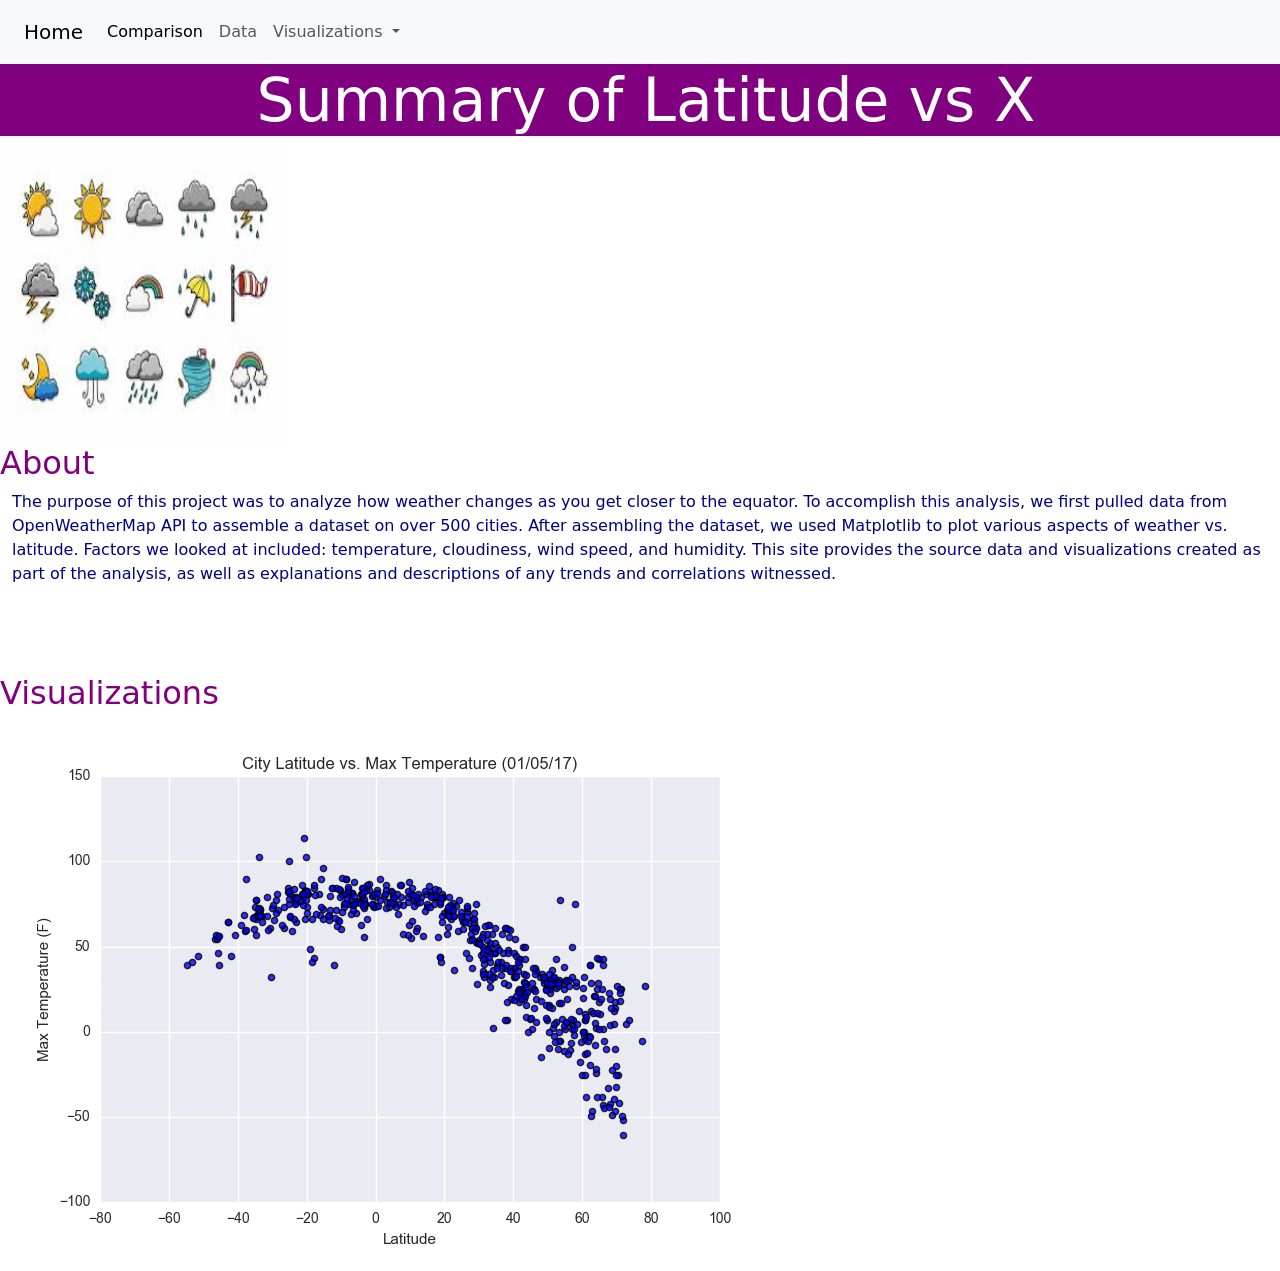
<file: Index.html>
<!DOCTYPE html>

<html lang="en-us">

<head>
  <title>Index</title>
  <meta charset="UTF-8">
  <meta name="viewport" content="width=device-width, initial-scale=1">
 
<link href="https://cdn.jsdelivr.net/npm/bootstrap@5.0.0-beta2/dist/css/bootstrap.min.css" rel="stylesheet" integrity="sha384-BmbxuPwQa2lc/FVzBcNJ7UAyJxM6wuqIj61tLrc4wSX0szH/Ev+nYRRuWlolflfl" crossorigin="anonymous">

<link rel='stylesheet' type='text/css' href='style2.css'>

</head>  

<nav class="navbar navbar-expand-lg navbar-light bg-light">
  <div class="container-fluid">
    <a class="navbar-brand" href="#">Home</a>
    <button class="navbar-toggler" type="button" data-bs-toggle="collapse" data-bs-target="#navbarNavDropdown" aria-controls="navbarNavDropdown" aria-expanded="false" aria-label="Toggle navigation">
      <span class="navbar-toggler-icon"></span>
    </button>
    <div class="collapse navbar-collapse" id="navbarNavDropdown">
      <ul class="navbar-nav">
        <li class="nav-item">
          <a class="nav-link active" aria-current="page" href="Comparison.html">Comparison</a>
        </li>
        <li class="nav-item">
          <a class="nav-link" href="Data.html">Data</a>
        </li>
        <li class="nav-item dropdown">
          <a class="nav-link dropdown-toggle" href="#" id="navbarDropdownMenuLink" role="button" data-bs-toggle="dropdown" aria-expanded="false">
            Visualizations
          </a>
          <ul class="dropdown-menu" aria-labelledby="navbarDropdownMenuLink">
            <li><a class="dropdown-item" href="Max_Temp.html">Maximum Temperature</a></li>
            <li><a class="dropdown-item" href="Humidity.html">Humidity</a></li>
            <li><a class="dropdown-item" href="Cloudiness.html">Cloudiness</a></li>
            <li><a class="dropdown-item" href="Wind_Speed.html">Wind Speed</a></li>
          </ul>
        </li>
      </ul>
    </div>
  </div>
</nav>


<body>
<h1>Summary of Latitude vs X</h1>
 
 <div class="section">
    <img src="Assets/weather.jpg" class="leftimage centerimage" style="width:290px;height:300px">
    <div class ="smtitle righttext"><h2>About</h2></div>
    <p class = "righttext">
    The purpose of this project was to analyze how weather changes as you get closer to the equator.  To accomplish this analysis, we first pulled data from OpenWeatherMap API to assemble a dataset on over 500 cities. After assembling the dataset, we used Matplotlib to plot various aspects of weather vs. latitude.  Factors we looked at included: temperature, cloudiness, wind speed, and humidity.  This site provides the source data and visualizations created as part of the analysis, as well as explanations and descriptions of any trends and correlations witnessed.</p>
  </div>


<br>
<br>
<br>

<h2>Visualizations</h2>

<div id="carouselExampleControls" class="carousel slide" data-bs-ride="carousel">
   <div class="carousel-inner">
    <div class="carousel-item active">
      <img src="Visualizations/images/Fig1.png" class="d-block w-80" alt="Max Temp">
    </div>
    <div class="carousel-item">
      <img src="Visualizations/images/Fig2.png" class="d-block w-80" alt="Humidity">
    </div>
    <div class="carousel-item">
      <img src="Visualizations/images/Fig3.png" class="d-block w-80" alt="Cloudiness">
    </div>
    <div class="carousel-item">
      <img src="Visualizations/images/Fig4.png" class="d-block w-80" alt="Wind Speed">
    </div>
 <button class="carousel-control-prev" type="button" data-bs-target="#carouselExampleControls"  data-bs-slide="prev">
    <span class="carousel-control-prev-icon" aria-hidden="true"></span>
    <span class="visually-hidden">Previous</span>
  </button>
  <button class="carousel-control-next" type="button" data-bs-target="#carouselExampleControls"  data-bs-slide="next">
    <span class="carousel-control-next-icon" aria-hidden="true"></span>
    <span class="visually-hidden">Next</span>
  </button>
  
</div>



	
    
     <!-- JavaScript Bundle with Popper -->
<script src="https://cdn.jsdelivr.net/npm/bootstrap@5.0.0-beta2/dist/js/bootstrap.bundle.min.js" integrity="sha384-b5kHyXgcpbZJO/tY9Ul7kGkf1S0CWuKcCD38l8YkeH8z8QjE0GmW1gYU5S9FOnJ0" crossorigin="anonymous"></script> 


</body>
</file>
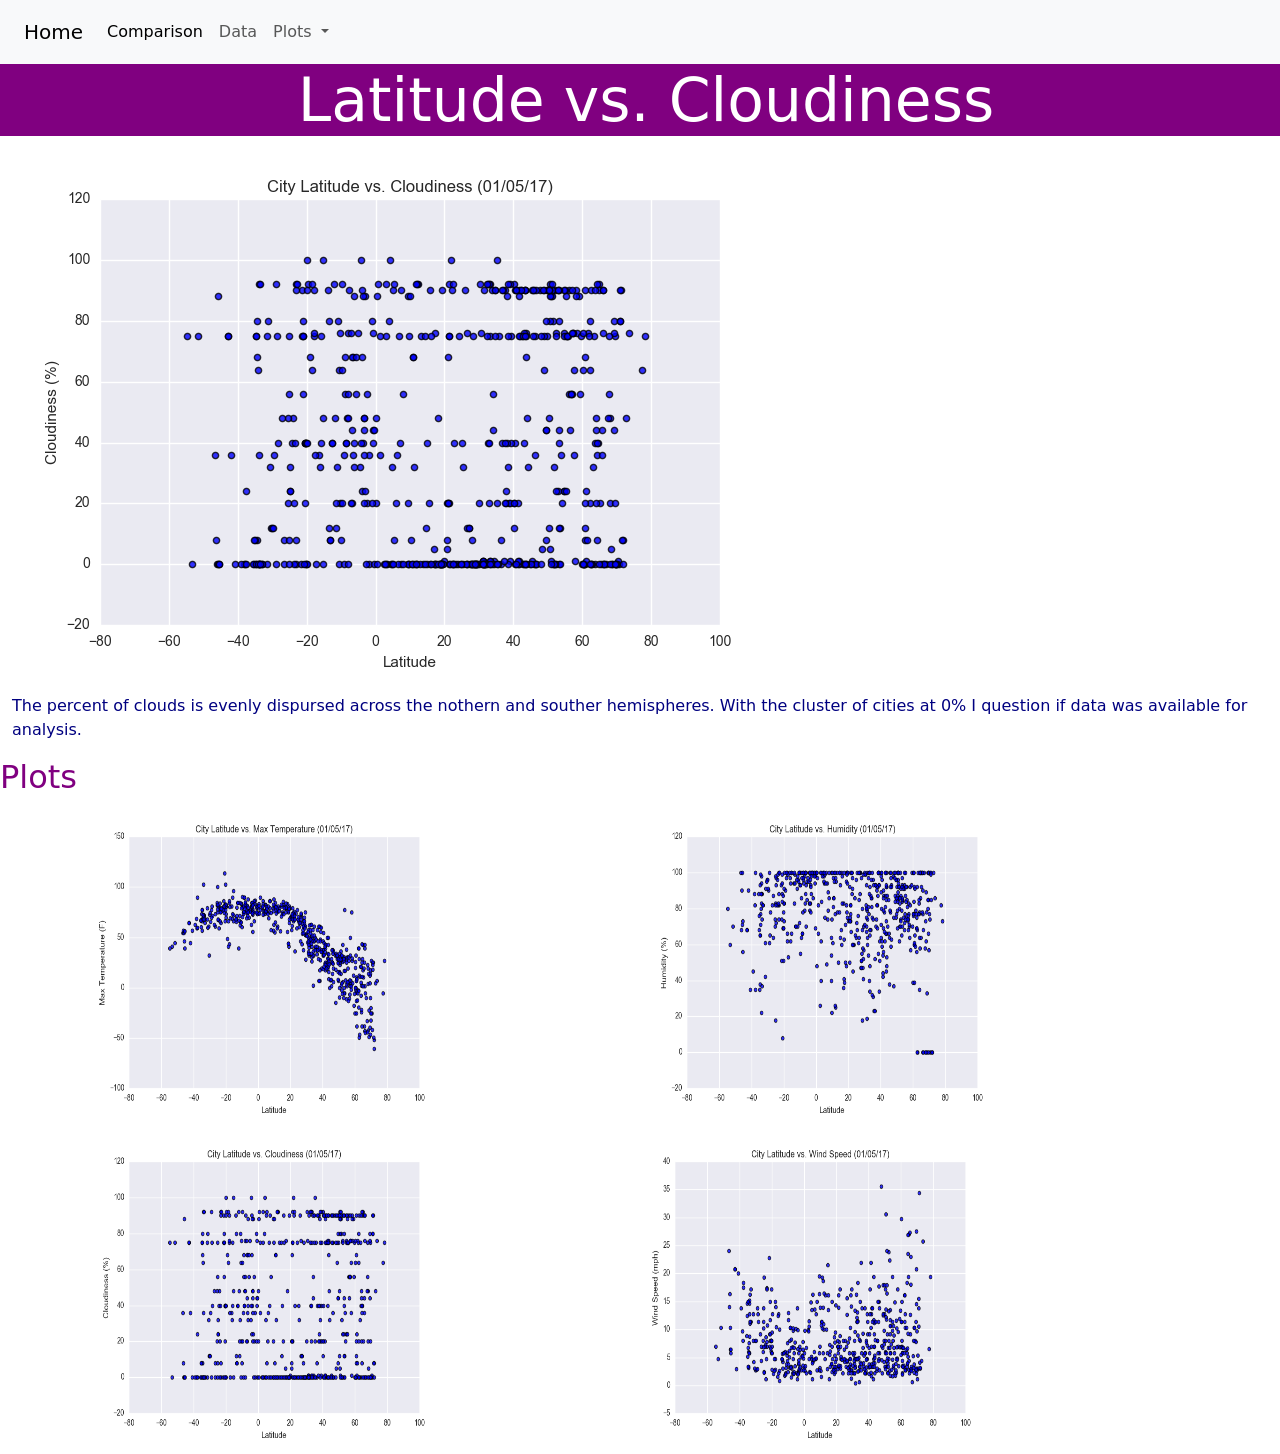
<file: Cloudiness.html>
<!DOCTYPE html>
<html lang="en">

<head>
  <meta charset="UTF-8">
  <title>Cloudiness</title>

 <link href="https://cdn.jsdelivr.net/npm/bootstrap@5.0.0-beta2/dist/css/bootstrap.min.css" rel="stylesheet" integrity="sha384-BmbxuPwQa2lc/FVzBcNJ7UAyJxM6wuqIj61tLrc4wSX0szH/Ev+nYRRuWlolflfl" crossorigin="anonymous">


  <link rel='stylesheet' type='text/css' href='style2.css'>
</head>

<body>

<nav class="navbar navbar-expand-lg navbar-light bg-light">
  <div class="container-fluid">
    <a class="navbar-brand" href="index.html">Home</a>
    <button class="navbar-toggler" type="button" data-bs-toggle="collapse" data-bs-target="#navbarNavDropdown" aria-controls="navbarNavDropdown" aria-expanded="false" aria-label="Toggle navigation">
      <span class="navbar-toggler-icon"></span>
    </button>
    <div class="collapse navbar-collapse" id="navbarNavDropdown">
      <ul class="navbar-nav">
        <li class="nav-item">
          <a class="nav-link active" aria-current="page" href="Comparison.html">Comparison</a>
        </li>
        <li class="nav-item">
          <a class="nav-link" href="Data.html">Data</a>
        </li>
        <li class="nav-item dropdown">
          <a class="nav-link dropdown-toggle" href="#" id="navbarDropdownMenuLink" role="button" data-bs-toggle="dropdown" aria-expanded="false">
            Plots
          </a>
          <ul class="dropdown-menu" aria-labelledby="navbarDropdownMenuLink">
            <li><a class="dropdown-item" href="Max_Temp.html">Maximum Temperature</a></li>
            <li><a class="dropdown-item" href="Humidity.html">Humidity</a></li>
            <li><a class="dropdown-item" href="Cloudiness.html">Cloudiness</a></li>
            <li><a class="dropdown-item" href="Wind_Speed.html">Wind Speed</a></li>
          </ul>
        </li>
      </ul>
    </div>
  </div>
</nav>


  
  <section>
    <h1>Latitude vs. Cloudiness</h1>

  <article>
      <a target="_blank" href="Visualizations/images/Fig3.png">
        <img src="Visualizations/images/Fig3.png" alt="Max Temp">
      </a>
    </article>
   
    </section>

  <p>

    The percent of clouds is evenly dispursed across the nothern and souther hemispheres.  With the cluster of cities at 0% I question if data was available for analysis.

  </p>

<h2>Plots</h2> 

<div class = "container">

  <div class="row">
    <div class ="col-md-12"
   
    </div>
  </div>

  <div class='row'>
    <div class="col-md-6">    
      <a href='Max_Temp.html'>
        <img src="Visualizations/images/Fig1.png" alt="Max_Temp" style="width:375px;height:325px">
      </a>
     </div>
    <div class="col-md-6">
      <a href='Humidity.html'>
        <img src="Visualizations/images/Fig2.png" alt="Humidity" style="width:375px;height:325px">
      </a>
    </div> 
  
  <div class='row'>
    <div class="col-md-6">    
      <a href='Cloudiness.html'>
        <img src="Visualizations/images/Fig3.png" alt="Cloudiness" style="width:375px;height:325px">
      </a>
     </div>
    <div class="col-md-6">
      <a href='Wind_Speed.html'>
        <img src="Visualizations/images/Fig4.png" alt="Wind Speed" style="width:375px;height:325px">
      </a>
    </div> 
    
  
<script src="https://cdn.jsdelivr.net/npm/bootstrap@5.0.0-beta2/dist/js/bootstrap.bundle.min.js" integrity="sha384-b5kHyXgcpbZJO/tY9Ul7kGkf1S0CWuKcCD38l8YkeH8z8QjE0GmW1gYU5S9FOnJ0" crossorigin="anonymous"></script> 

</body>
</file>
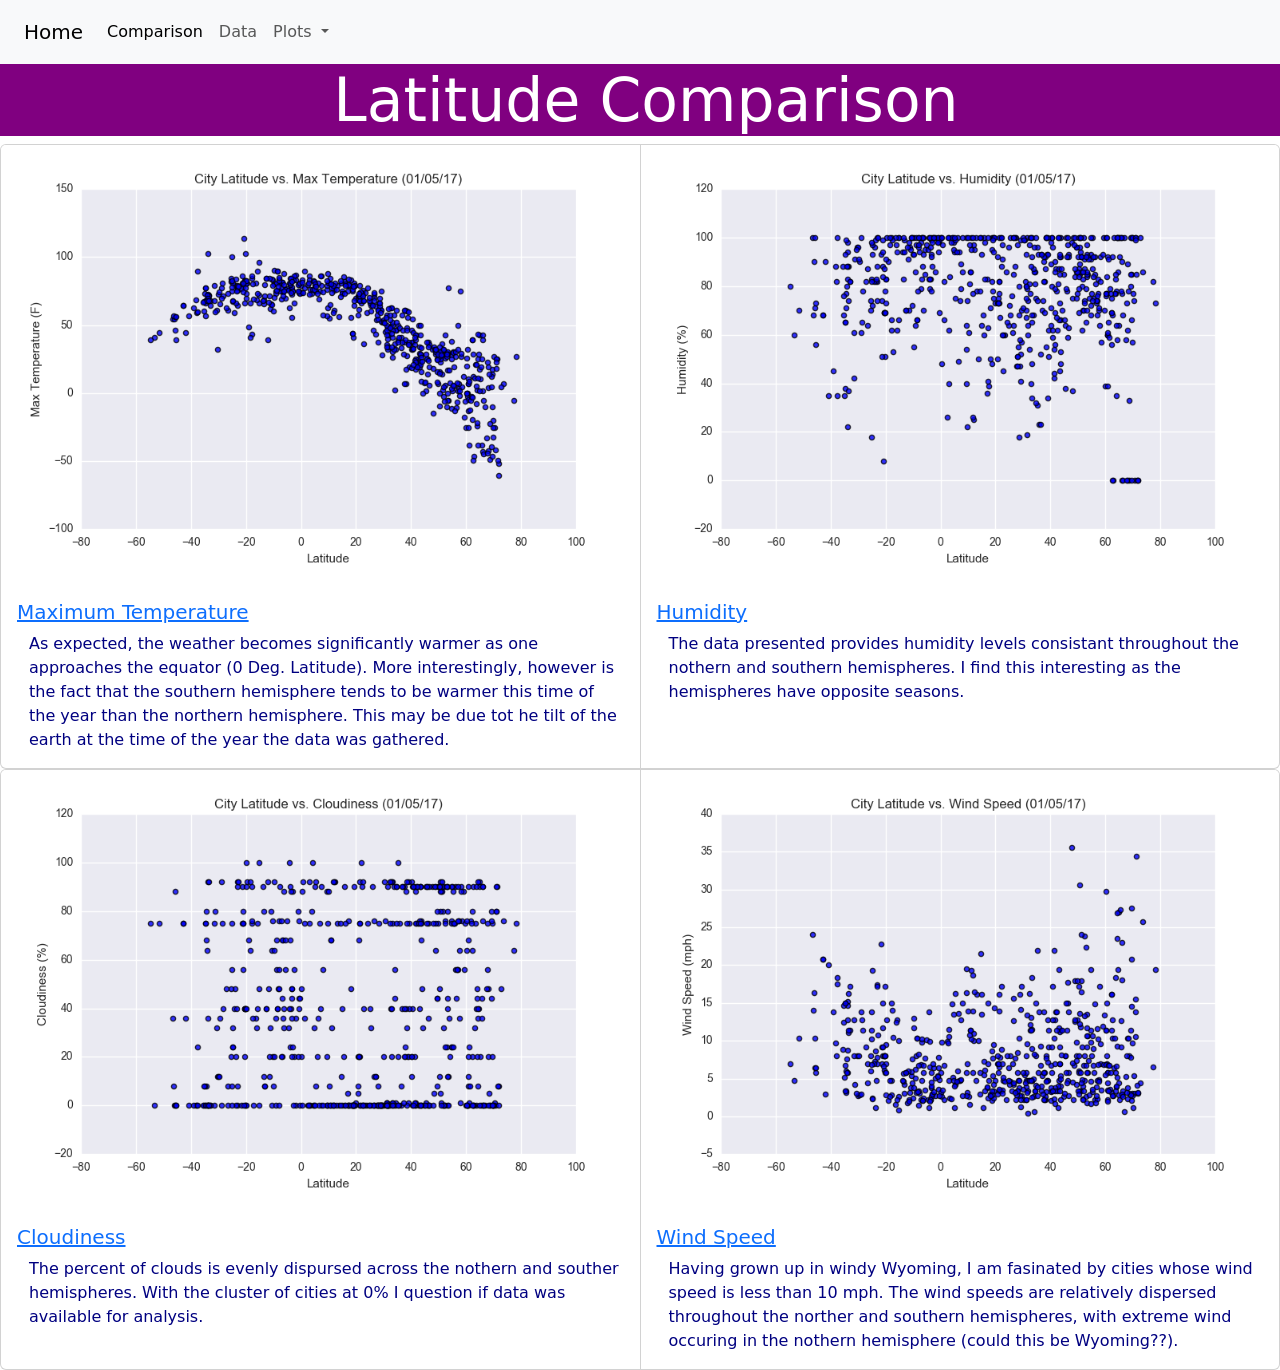
<file: Comparison.html>
<!DOCTYPE html>
<html lang="en">

<head>
  <meta charset="UTF-8">
  <title>Comparisons</title>

 <link href="https://cdn.jsdelivr.net/npm/bootstrap@5.0.0-beta2/dist/css/bootstrap.min.css" rel="stylesheet" integrity="sha384-BmbxuPwQa2lc/FVzBcNJ7UAyJxM6wuqIj61tLrc4wSX0szH/Ev+nYRRuWlolflfl" crossorigin="anonymous">


  <link rel='stylesheet' type='text/css' href='style2.css'>
</head>

<body>

<nav class="navbar navbar-expand-lg navbar-light bg-light">
  <div class="container-fluid">
    <a class="navbar-brand" href="index.html">Home</a>
    <button class="navbar-toggler" type="button" data-bs-toggle="collapse" data-bs-target="#navbarNavDropdown" aria-controls="navbarNavDropdown" aria-expanded="false" aria-label="Toggle navigation">
      <span class="navbar-toggler-icon"></span>
    </button>
    <div class="collapse navbar-collapse" id="navbarNavDropdown">
      <ul class="navbar-nav">
        <li class="nav-item">
          <a class="nav-link active" aria-current="page" href="Comparison.html">Comparison</a>
        </li>
        <li class="nav-item">
          <a class="nav-link" href="Data.html">Data</a>
        </li>
        <li class="nav-item dropdown">
          <a class="nav-link dropdown-toggle" href="#" id="navbarDropdownMenuLink" role="button" data-bs-toggle="dropdown" aria-expanded="false">
            Plots
          </a>
          <ul class="dropdown-menu" aria-labelledby="navbarDropdownMenuLink">
            <li><a class="dropdown-item" href="Max_Temp.html">Maximum Temperature</a></li>
            <li><a class="dropdown-item" href="Humidity.html">Humidity</a></li>
            <li><a class="dropdown-item" href="Cloudiness.html">Cloudiness</a></li>
            <li><a class="dropdown-item" href="Wind_Speed.html">Wind Speed</a></li>
          </ul>
        </li>
      </ul>
    </div>
  </div>
</nav>


  
  <section>
    <h1>Latitude Comparison</h1>

<div class="card-group">
  <div class="card">
    <img src="Visualizations/images/Fig1.png" class="card-img-top" alt="Max_Temp">
    <div class="card-body">
      <a href="Max_Temp.html"><h5 class="card-title">Maximum Temperature</h5></a>
      <p class="card-text">As expected, the weather becomes significantly warmer as one approaches the equator (0 Deg. Latitude).  More interestingly, however is the fact that the southern hemisphere tends to be warmer this time of the year than the northern hemisphere.  This may be due tot he tilt of the earth at the time of the year the data was gathered.</p>
    </div>
  
  </div>
  <div class="card">
    <img src="Visualizations/images/Fig2.png" class="card-img-top" alt="Max_Temp">
    <div class="card-body">
      <a href="Humidity.html"><h5 class="card-title">Humidity</h5></a>
      <p class="card-text"> The data presented provides humidity levels consistant throughout the nothern and southern hemispheres.  I find this interesting as the hemispheres have opposite seasons.</p>
    </div>
  </div>
  
</div>


<div class="row">
  <div class="card-group">
  <div class="card">
    <img src="Visualizations/images/Fig3.png" class="card-img-top" alt="Max_Temp">
    <div class="card-body">
      <a href="Cloudiness.html"><h5 class="card-title">Cloudiness</h5></a>
      <p class="card-text">The percent of clouds is evenly dispursed across the nothern and souther hemispheres.  With the cluster of cities at 0% I question if data was available for analysis.</p>
    </div>
  </div>
  <div class="card">
    <img src="Visualizations/images/Fig4.png" class="card-img-top" alt="Max_Temp">
    <div class="card-body">
      <a href="Wind_Speed.html"><h5 class="card-title">Wind Speed</h5></a>
      <p class="card-text"> Having grown up in windy Wyoming, I am fasinated by cities whose wind speed is less than 10 mph.  The wind speeds are relatively dispersed throughout the norther and southern hemispheres, with extreme wind occuring in the nothern hemisphere (could this be Wyoming??).</p>
    </div>
  </div>
  </div>
</div>
    
    
  
<script src="https://cdn.jsdelivr.net/npm/bootstrap@5.0.0-beta2/dist/js/bootstrap.bundle.min.js" integrity="sha384-b5kHyXgcpbZJO/tY9Ul7kGkf1S0CWuKcCD38l8YkeH8z8QjE0GmW1gYU5S9FOnJ0" crossorigin="anonymous"></script> 

</body>
</file>
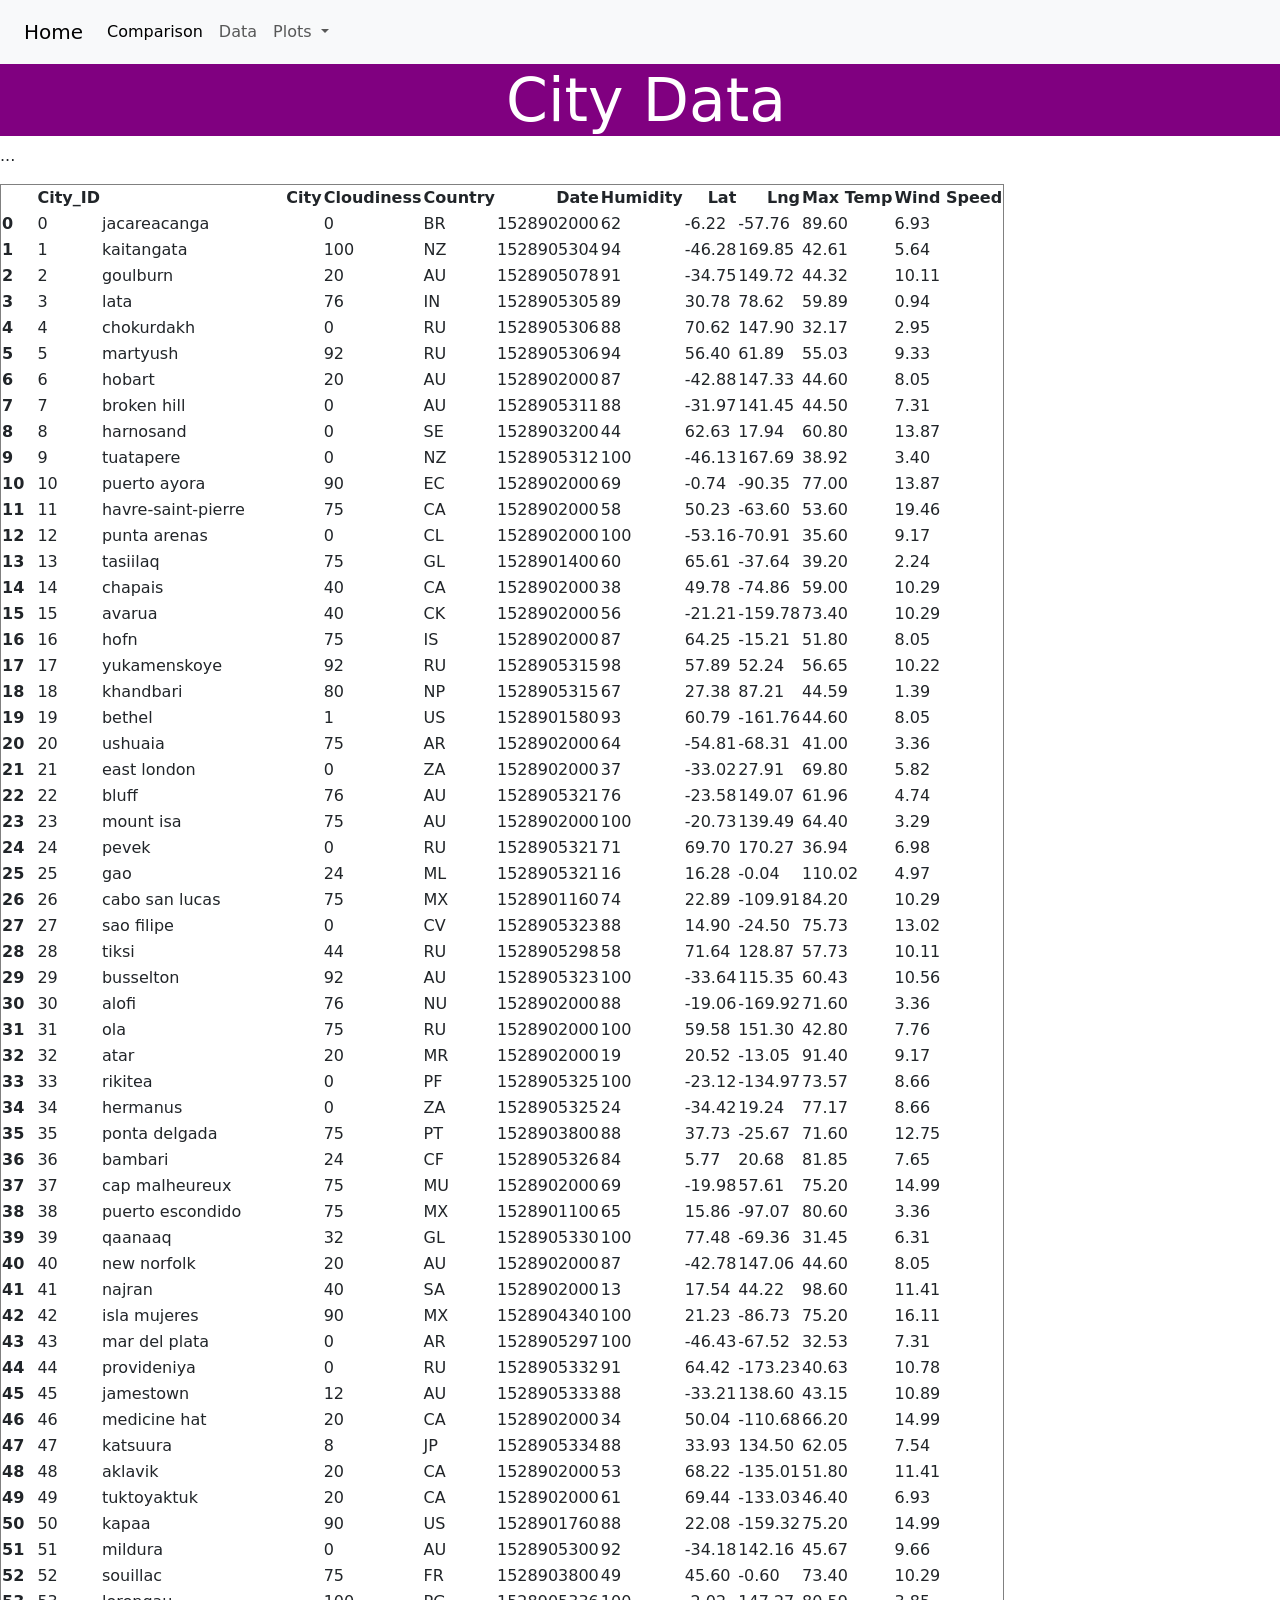
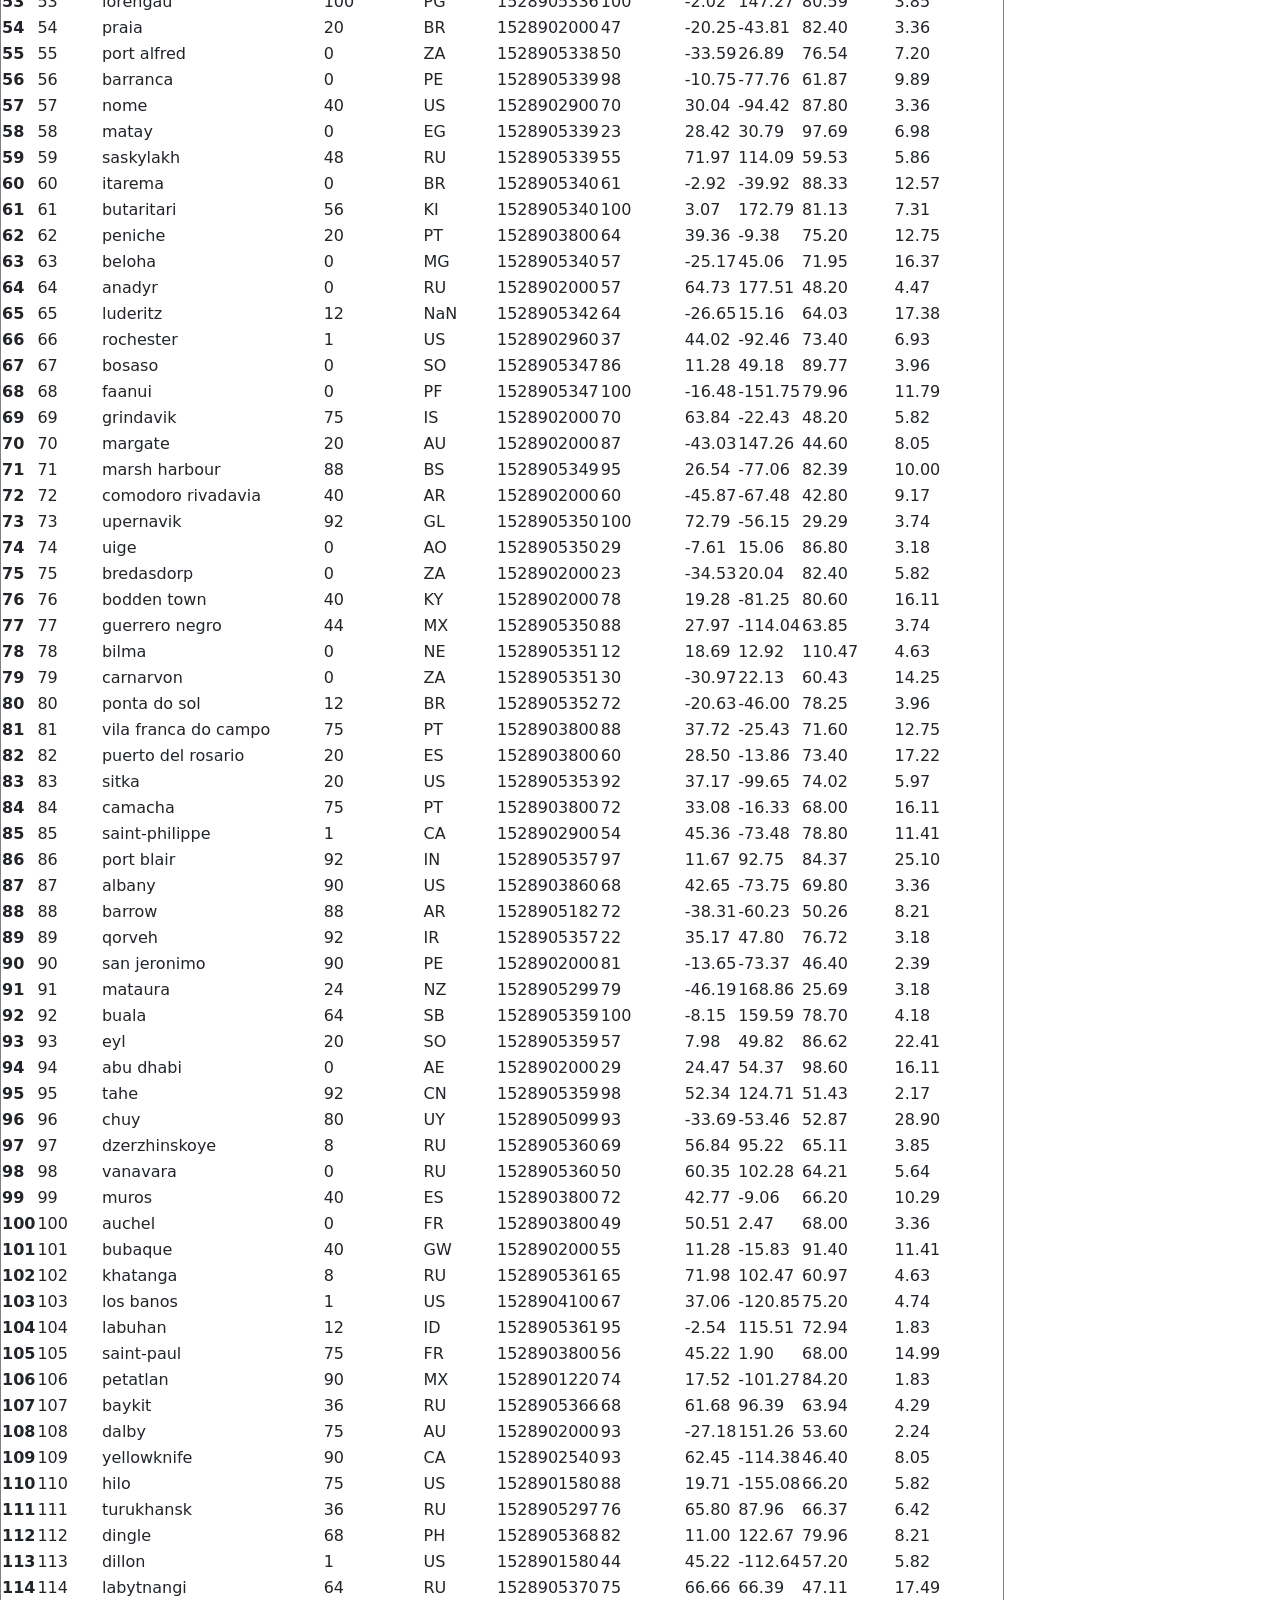
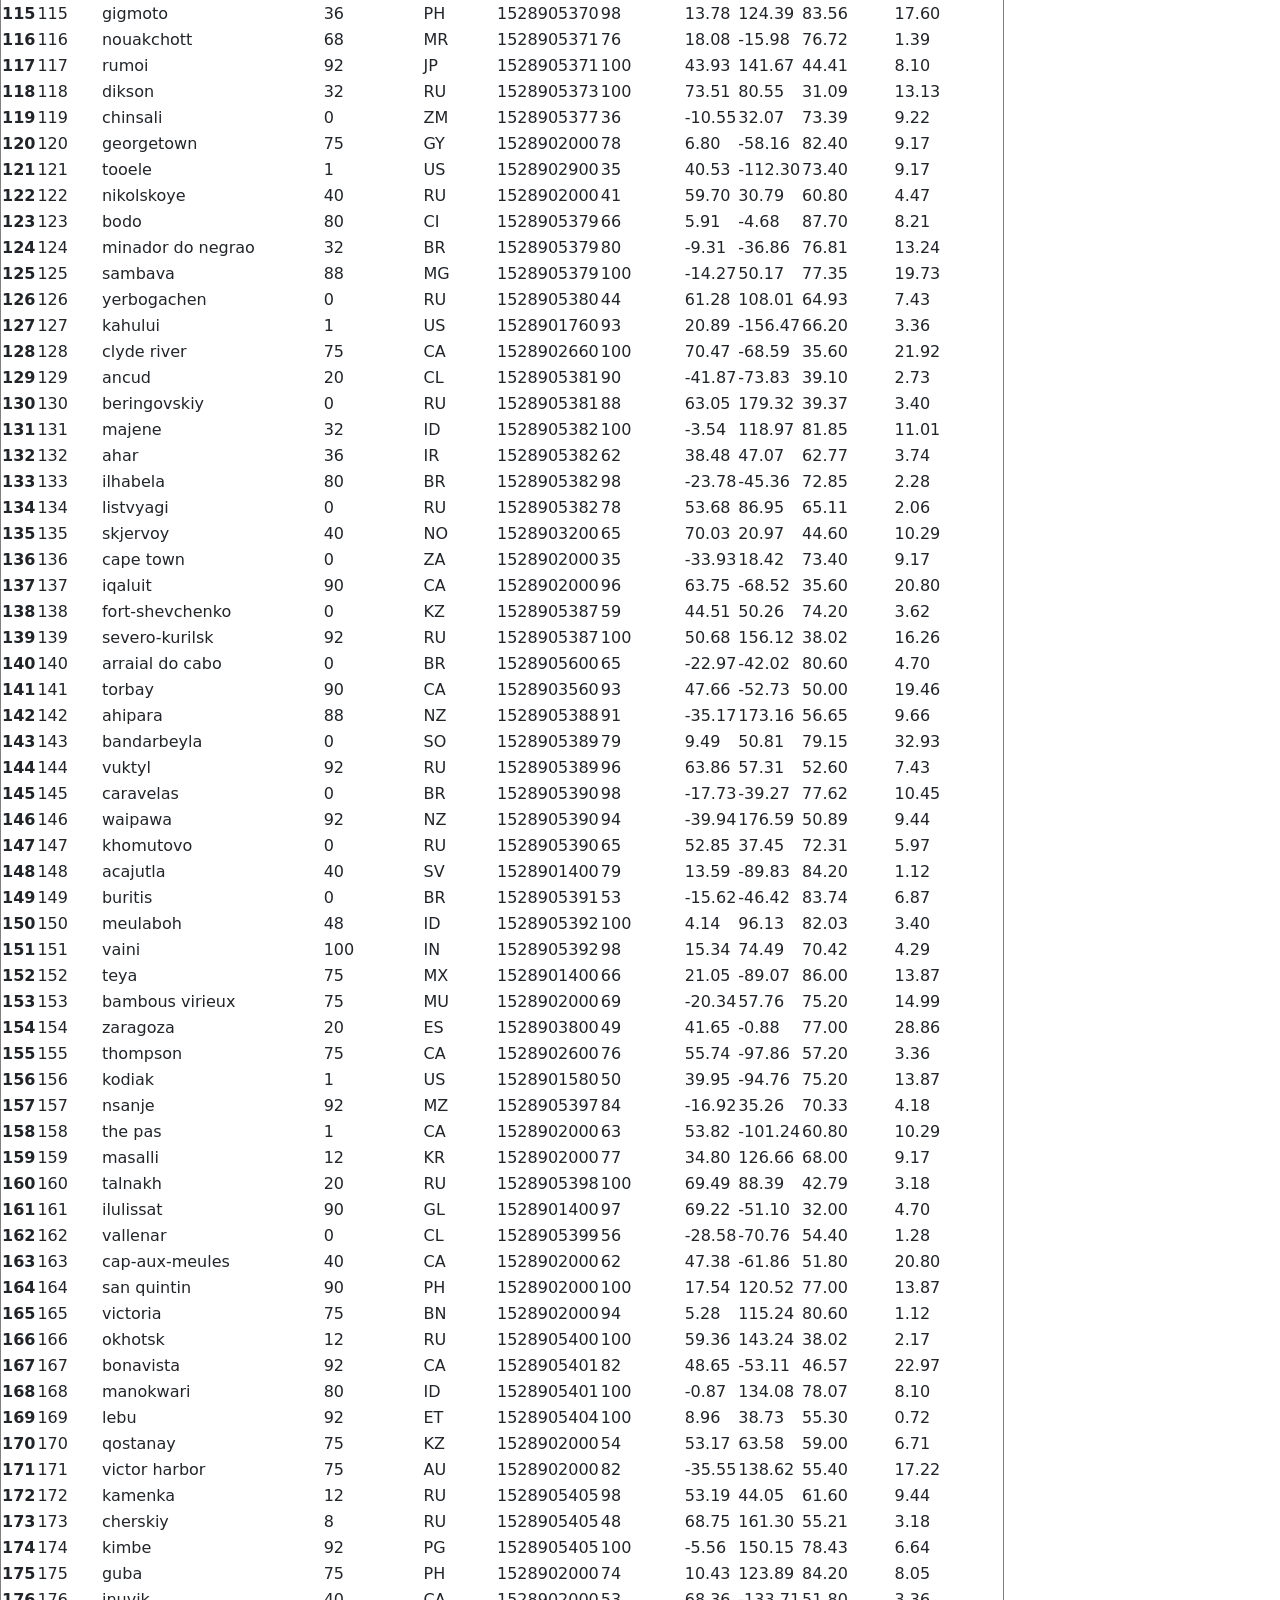
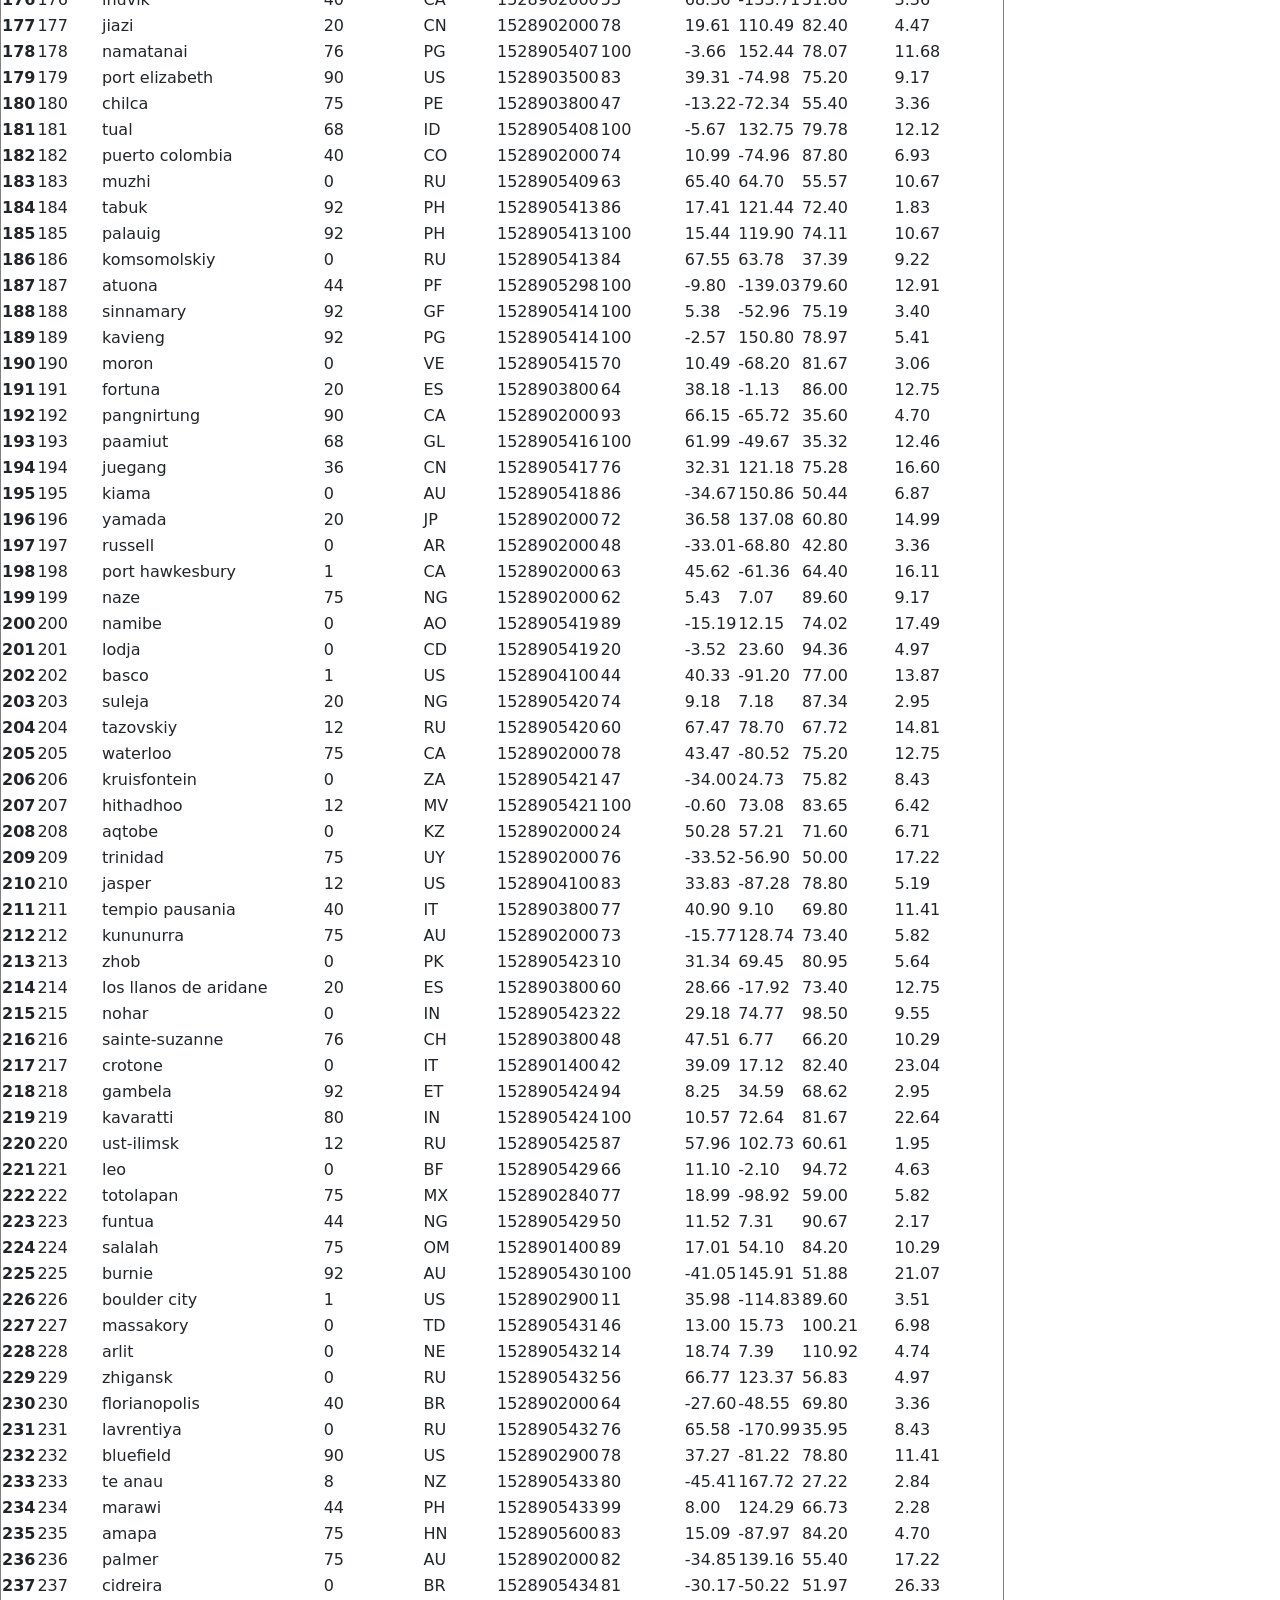
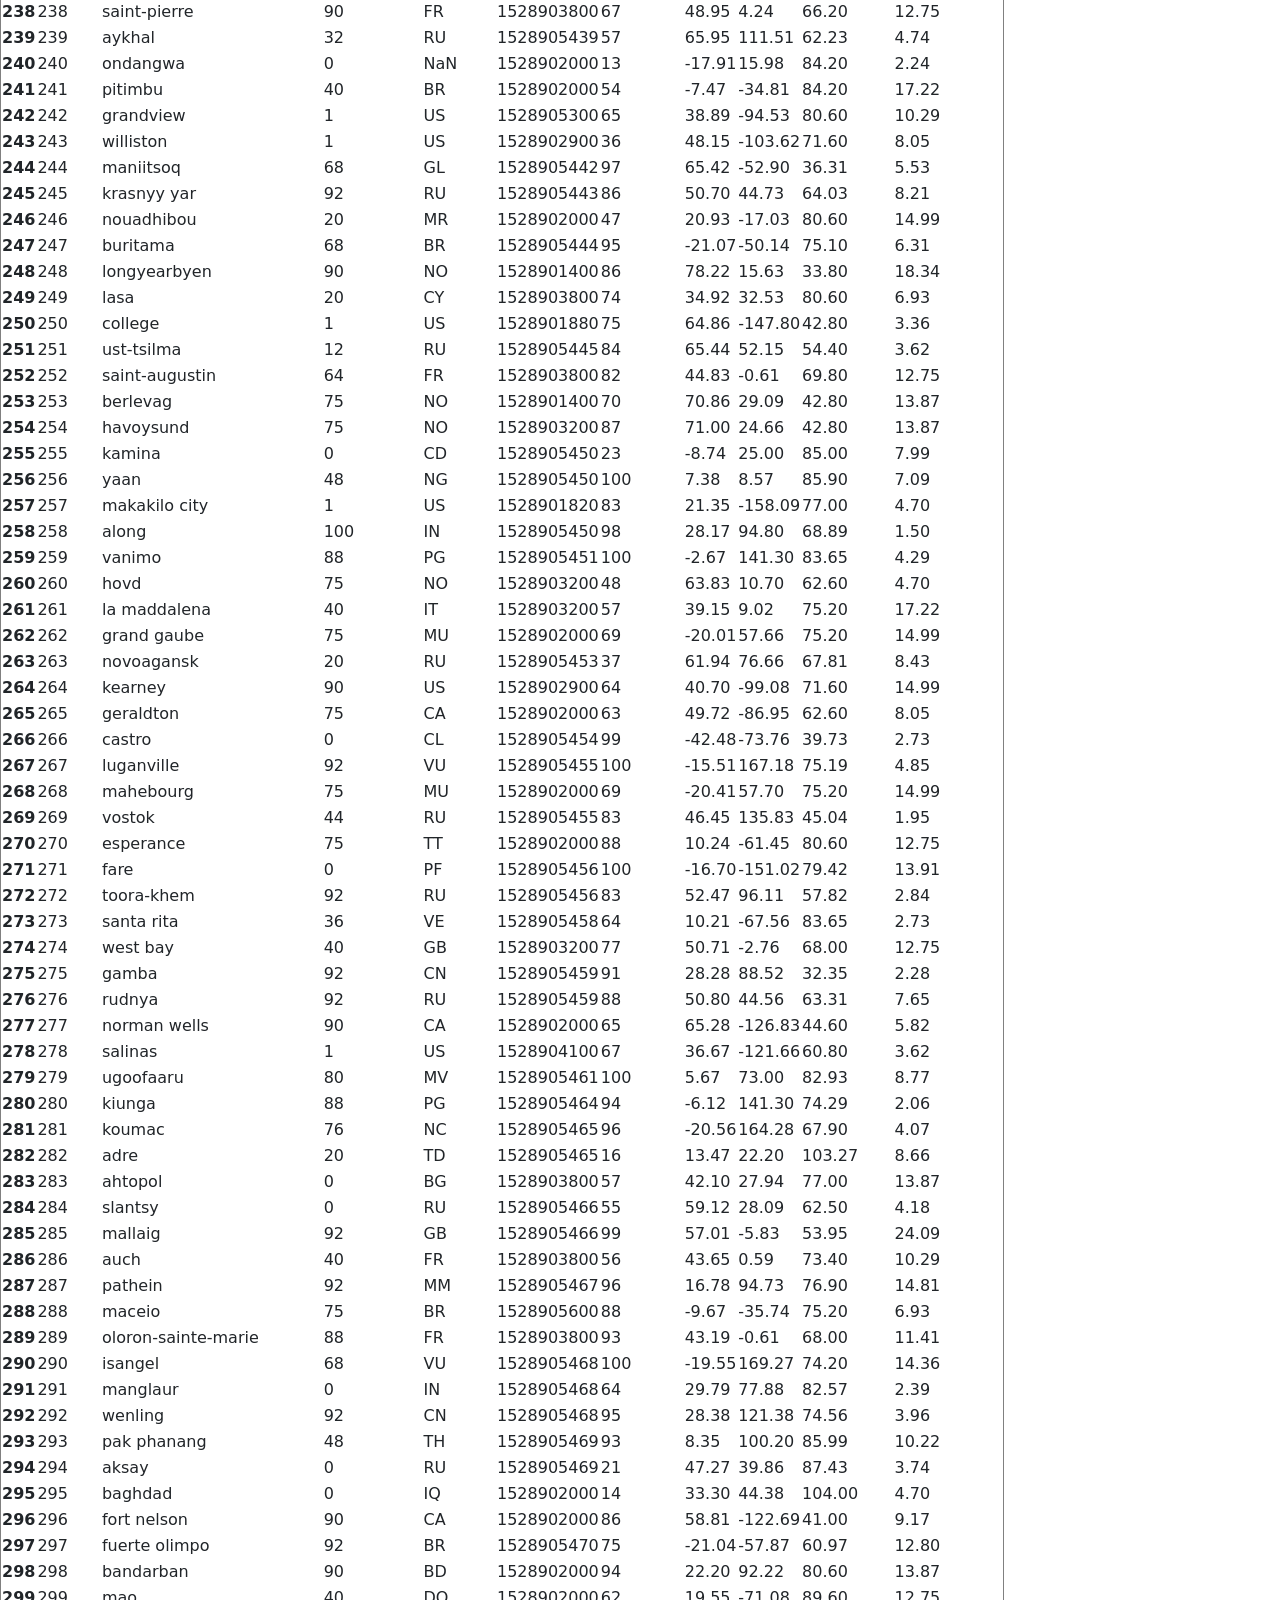
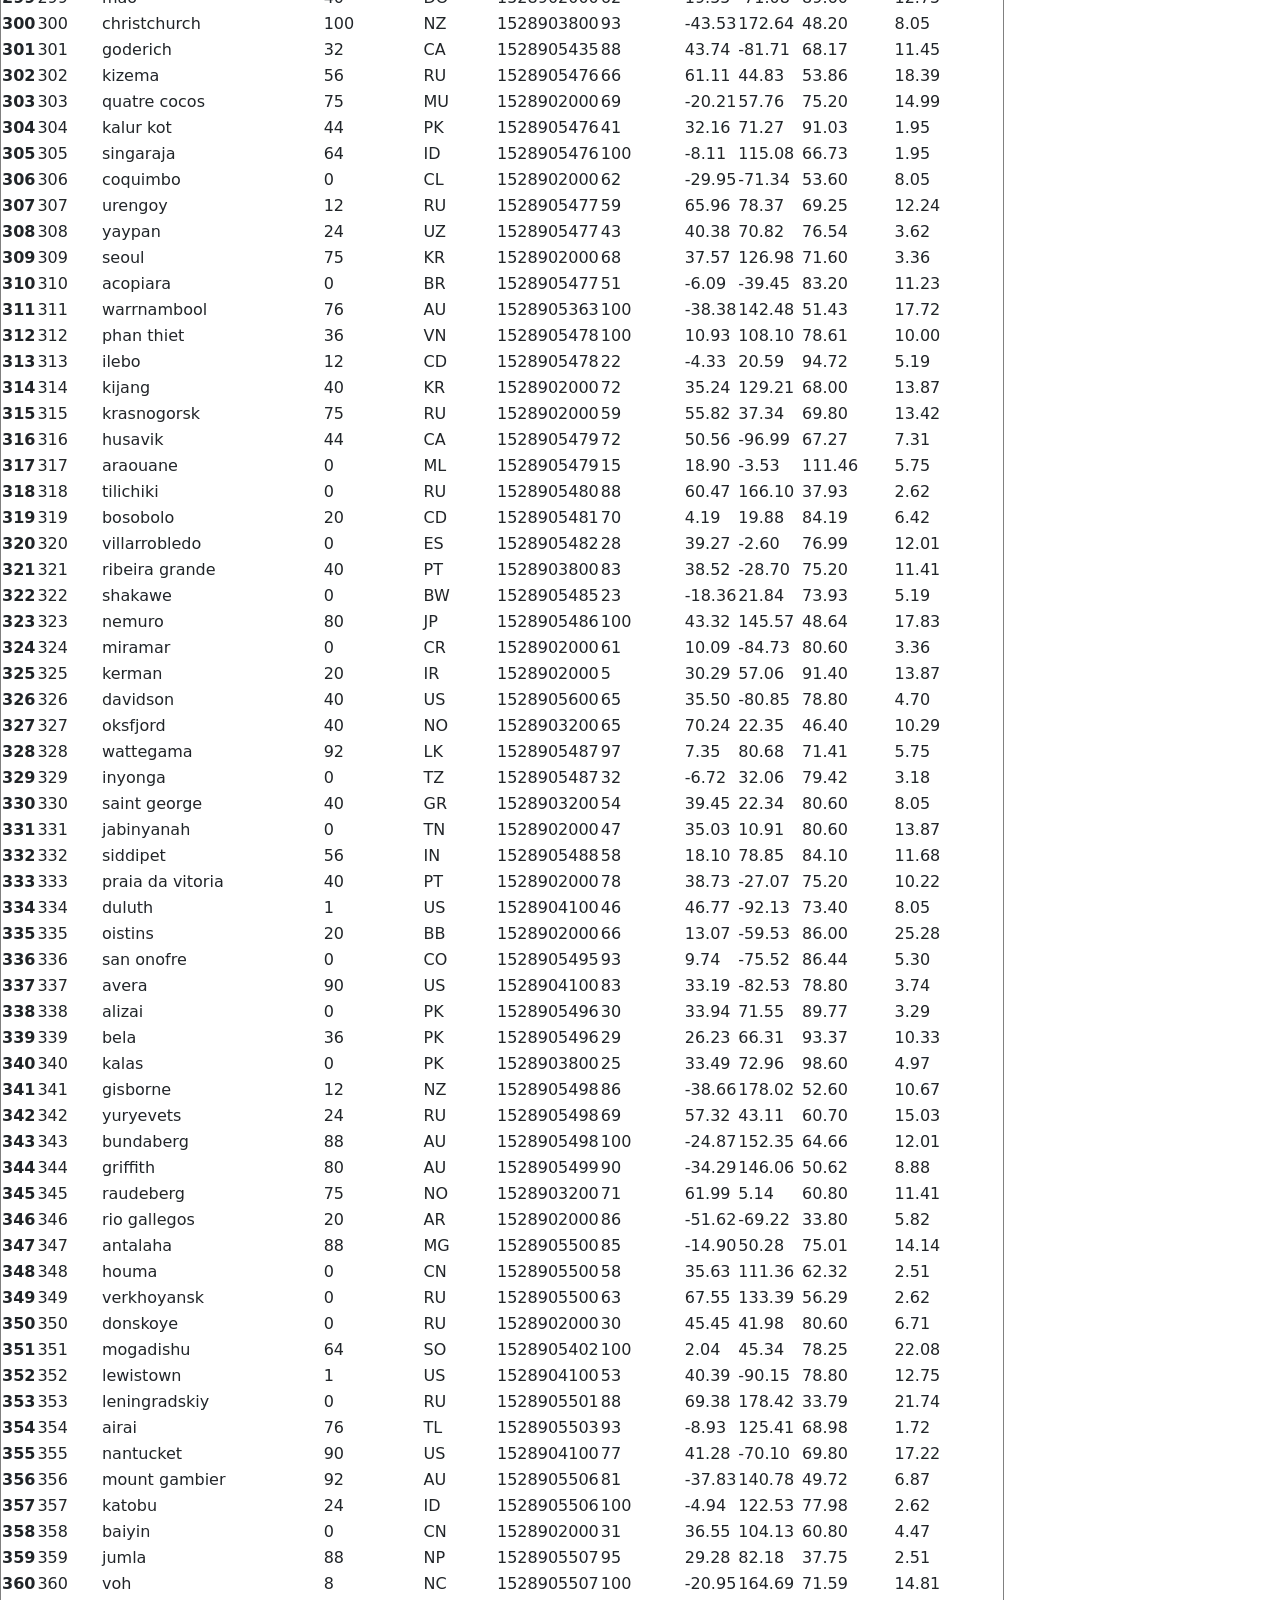
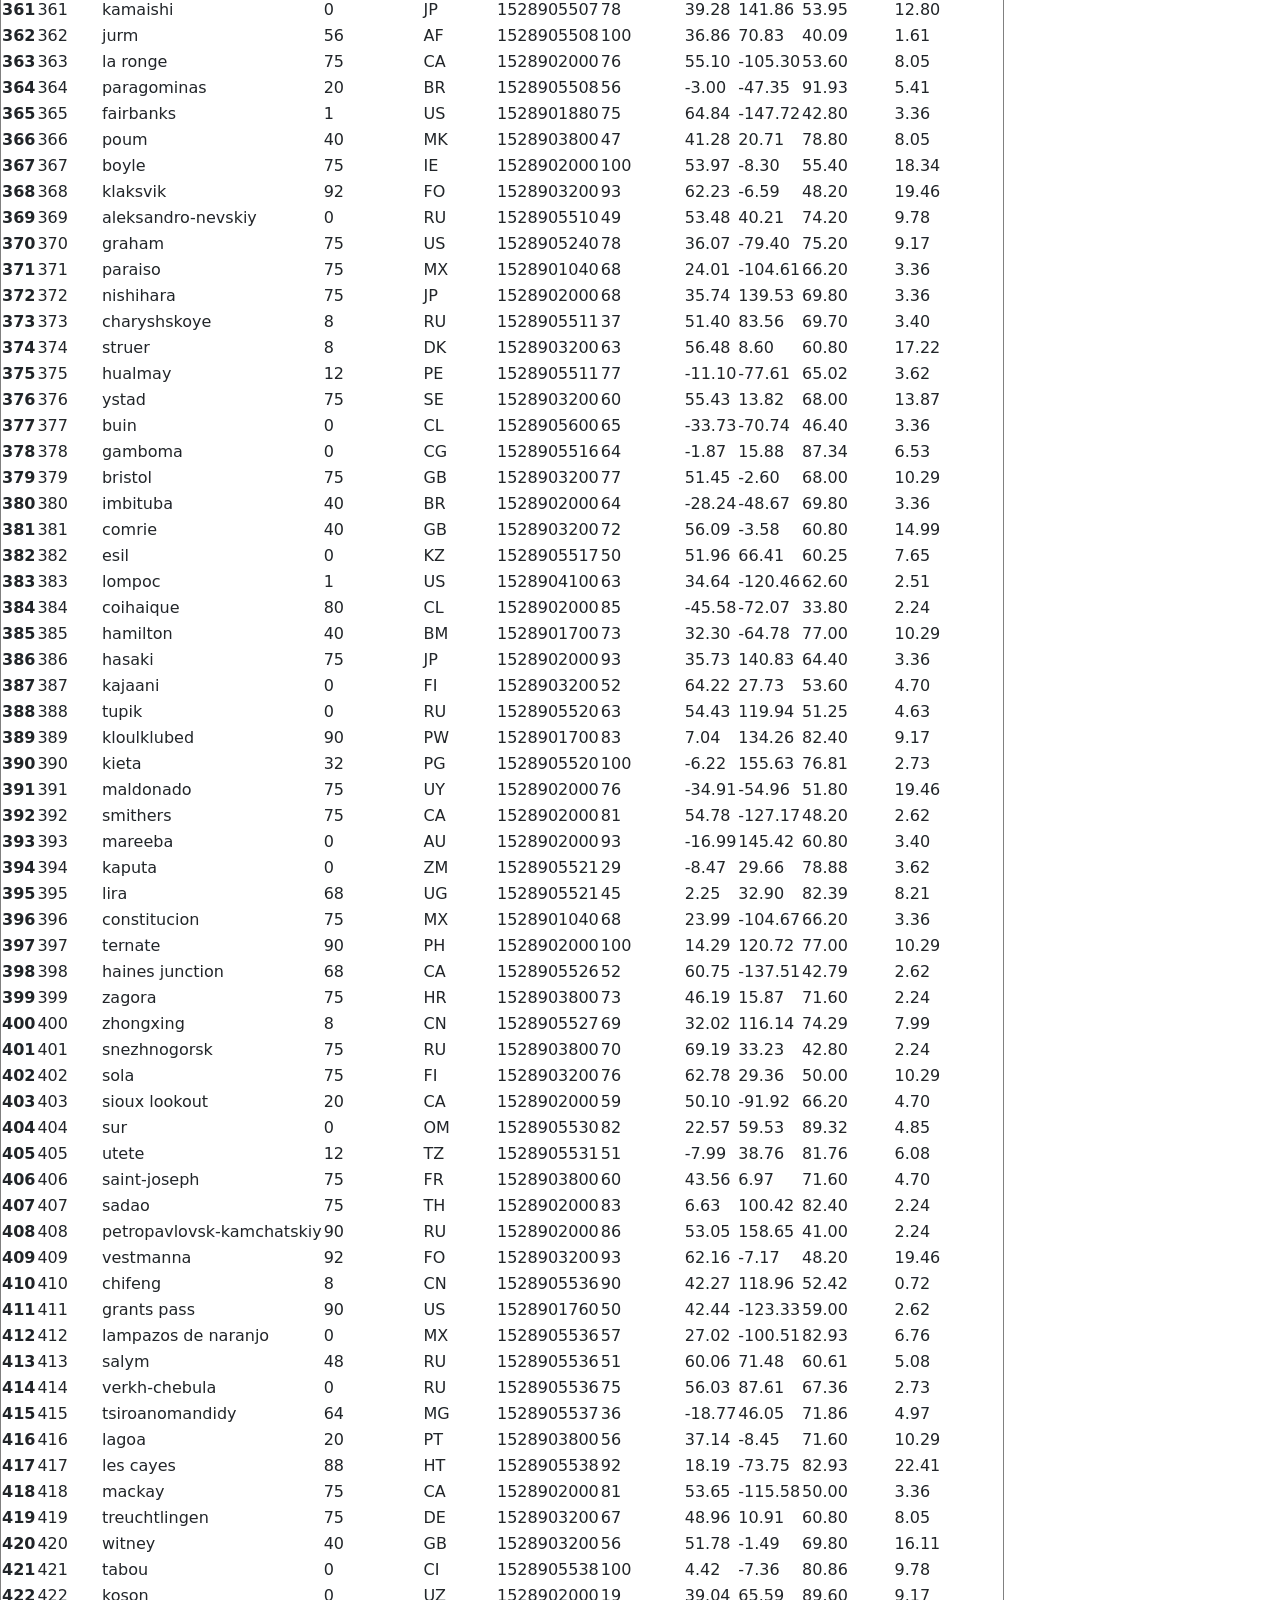
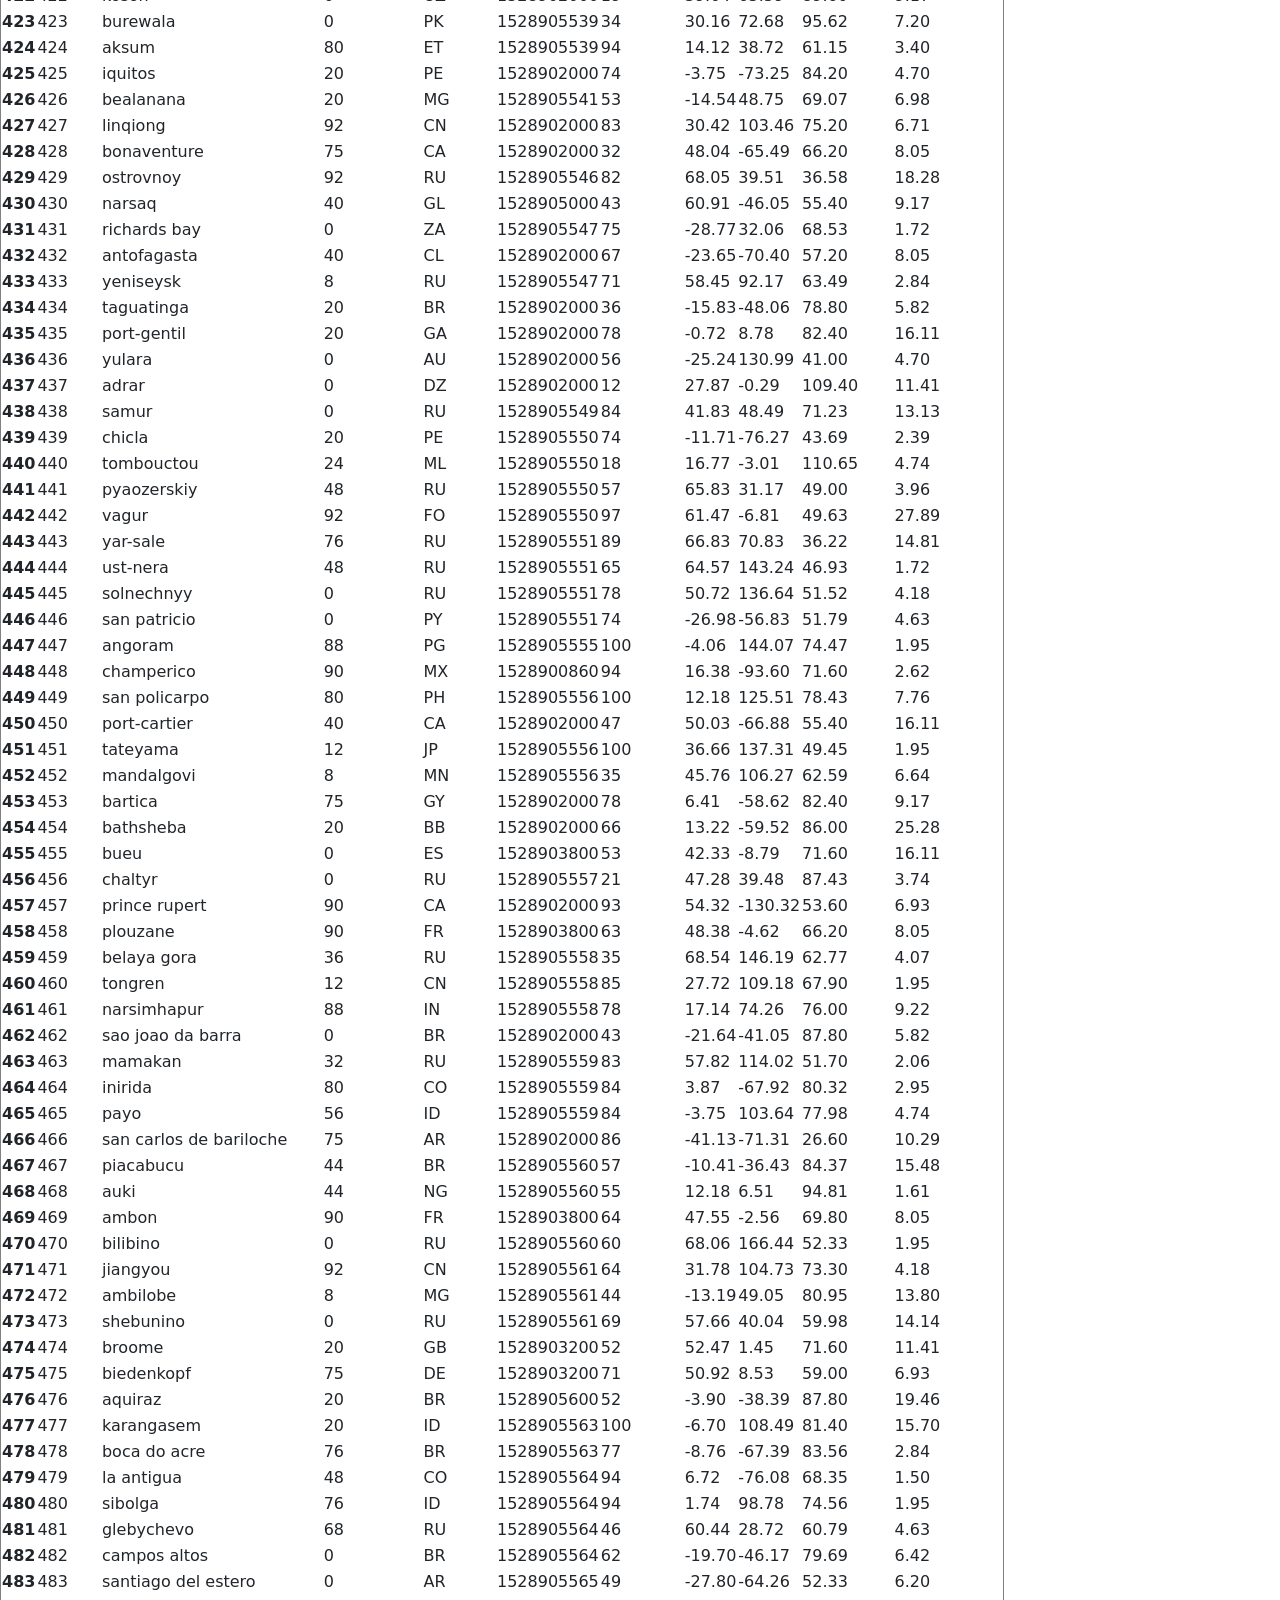
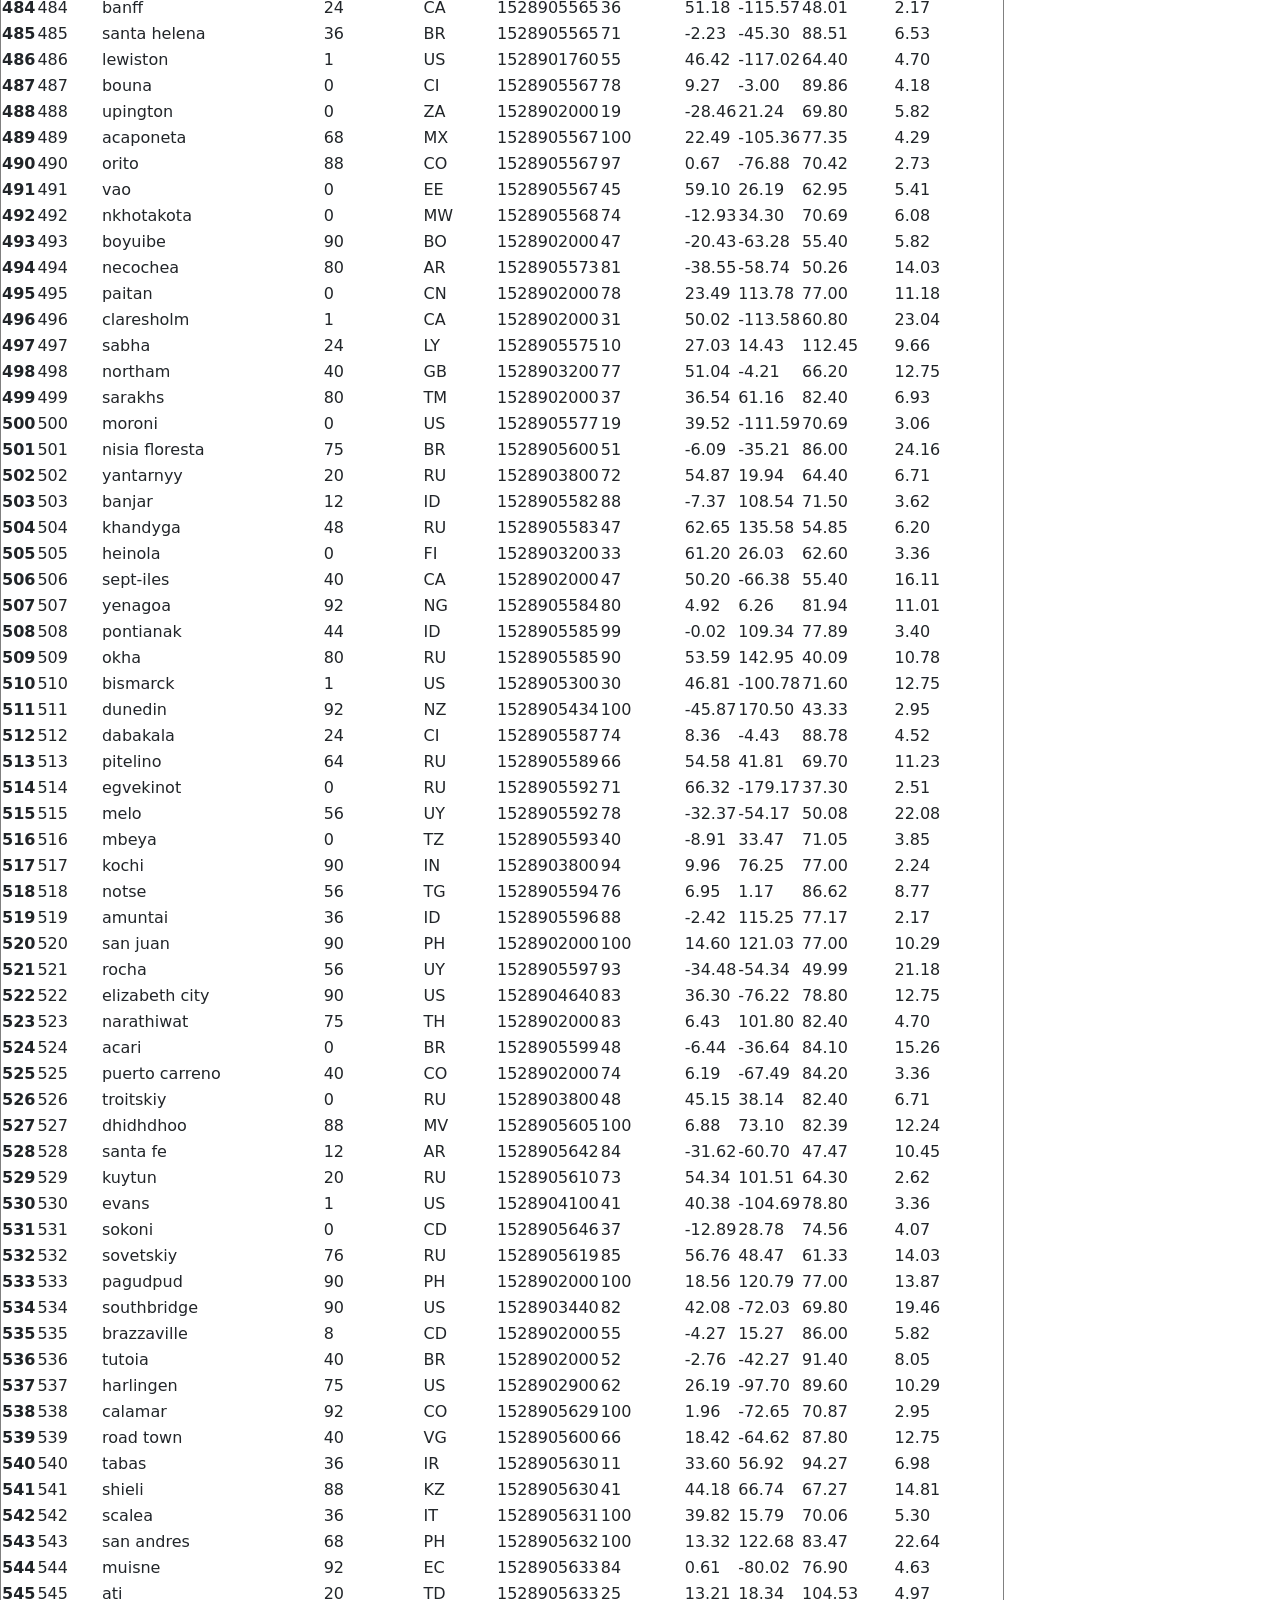
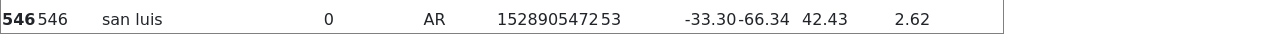
<file: Data.html>
<!DOCTYPE html>
<html lang="en">

<head>
  <meta charset="UTF-8">
  <title>Data</title>

 <link href="https://cdn.jsdelivr.net/npm/bootstrap@5.0.0-beta2/dist/css/bootstrap.min.css" rel="stylesheet" integrity="sha384-BmbxuPwQa2lc/FVzBcNJ7UAyJxM6wuqIj61tLrc4wSX0szH/Ev+nYRRuWlolflfl" crossorigin="anonymous">
 <link rel='stylesheet' type='text/css' href='style2.css'>
</head>

<body>

<nav class="navbar navbar-expand-lg navbar-light bg-light">
  <div class="container-fluid">
    <a class="navbar-brand" href="index.html">Home</a>
    <button class="navbar-toggler" type="button" data-bs-toggle="collapse" data-bs-target="#navbarNavDropdown" aria-controls="navbarNavDropdown" aria-expanded="false" aria-label="Toggle navigation">
      <span class="navbar-toggler-icon"></span>
    </button>
    <div class="collapse navbar-collapse" id="navbarNavDropdown">
      <ul class="navbar-nav">
        <li class="nav-item">
          <a class="nav-link active" aria-current="page" href="Comparison.html">Comparison</a>
        </li>
        <li class="nav-item">
          <a class="nav-link" href="Data.html">Data</a>
        </li>
        <li class="nav-item dropdown">
          <a class="nav-link dropdown-toggle" href="#" id="navbarDropdownMenuLink" role="button" data-bs-toggle="dropdown" aria-expanded="false">
            Plots
          </a>
          <ul class="dropdown-menu" aria-labelledby="navbarDropdownMenuLink">
            <li><a class="dropdown-item" href="Max_Temp.html">Maximum Temperature</a></li>
            <li><a class="dropdown-item" href="Humidity.html">Humidity</a></li>
            <li><a class="dropdown-item" href="Cloudiness.html">Cloudiness</a></li>
            <li><a class="dropdown-item" href="Wind_Speed.html">Wind Speed</a></li>
          </ul>
        </li>
      </ul>
    </div>
  </div>
</nav>

<body>
<h1>City Data</h1>

<div class="table-responsive">
  <table class="table">
    ...
<table border="1" class="dataframe">
  <thead>
    <tr style="text-align: right;">
      <th></th>
      <th>City_ID</th>
      <th>City</th>
      <th>Cloudiness</th>
      <th>Country</th>
      <th>Date</th>
      <th>Humidity</th>
      <th>Lat</th>
      <th>Lng</th>
      <th>Max Temp</th>
      <th>Wind Speed</th>
    </tr>
  </thead>
  <tbody>
    <tr>
      <th>0</th>
      <td>0</td>
      <td>jacareacanga</td>
      <td>0</td>
      <td>BR</td>
      <td>1528902000</td>
      <td>62</td>
      <td>-6.22</td>
      <td>-57.76</td>
      <td>89.60</td>
      <td>6.93</td>
    </tr>
    <tr>
      <th>1</th>
      <td>1</td>
      <td>kaitangata</td>
      <td>100</td>
      <td>NZ</td>
      <td>1528905304</td>
      <td>94</td>
      <td>-46.28</td>
      <td>169.85</td>
      <td>42.61</td>
      <td>5.64</td>
    </tr>
    <tr>
      <th>2</th>
      <td>2</td>
      <td>goulburn</td>
      <td>20</td>
      <td>AU</td>
      <td>1528905078</td>
      <td>91</td>
      <td>-34.75</td>
      <td>149.72</td>
      <td>44.32</td>
      <td>10.11</td>
    </tr>
    <tr>
      <th>3</th>
      <td>3</td>
      <td>lata</td>
      <td>76</td>
      <td>IN</td>
      <td>1528905305</td>
      <td>89</td>
      <td>30.78</td>
      <td>78.62</td>
      <td>59.89</td>
      <td>0.94</td>
    </tr>
    <tr>
      <th>4</th>
      <td>4</td>
      <td>chokurdakh</td>
      <td>0</td>
      <td>RU</td>
      <td>1528905306</td>
      <td>88</td>
      <td>70.62</td>
      <td>147.90</td>
      <td>32.17</td>
      <td>2.95</td>
    </tr>
    <tr>
      <th>5</th>
      <td>5</td>
      <td>martyush</td>
      <td>92</td>
      <td>RU</td>
      <td>1528905306</td>
      <td>94</td>
      <td>56.40</td>
      <td>61.89</td>
      <td>55.03</td>
      <td>9.33</td>
    </tr>
    <tr>
      <th>6</th>
      <td>6</td>
      <td>hobart</td>
      <td>20</td>
      <td>AU</td>
      <td>1528902000</td>
      <td>87</td>
      <td>-42.88</td>
      <td>147.33</td>
      <td>44.60</td>
      <td>8.05</td>
    </tr>
    <tr>
      <th>7</th>
      <td>7</td>
      <td>broken hill</td>
      <td>0</td>
      <td>AU</td>
      <td>1528905311</td>
      <td>88</td>
      <td>-31.97</td>
      <td>141.45</td>
      <td>44.50</td>
      <td>7.31</td>
    </tr>
    <tr>
      <th>8</th>
      <td>8</td>
      <td>harnosand</td>
      <td>0</td>
      <td>SE</td>
      <td>1528903200</td>
      <td>44</td>
      <td>62.63</td>
      <td>17.94</td>
      <td>60.80</td>
      <td>13.87</td>
    </tr>
    <tr>
      <th>9</th>
      <td>9</td>
      <td>tuatapere</td>
      <td>0</td>
      <td>NZ</td>
      <td>1528905312</td>
      <td>100</td>
      <td>-46.13</td>
      <td>167.69</td>
      <td>38.92</td>
      <td>3.40</td>
    </tr>
    <tr>
      <th>10</th>
      <td>10</td>
      <td>puerto ayora</td>
      <td>90</td>
      <td>EC</td>
      <td>1528902000</td>
      <td>69</td>
      <td>-0.74</td>
      <td>-90.35</td>
      <td>77.00</td>
      <td>13.87</td>
    </tr>
    <tr>
      <th>11</th>
      <td>11</td>
      <td>havre-saint-pierre</td>
      <td>75</td>
      <td>CA</td>
      <td>1528902000</td>
      <td>58</td>
      <td>50.23</td>
      <td>-63.60</td>
      <td>53.60</td>
      <td>19.46</td>
    </tr>
    <tr>
      <th>12</th>
      <td>12</td>
      <td>punta arenas</td>
      <td>0</td>
      <td>CL</td>
      <td>1528902000</td>
      <td>100</td>
      <td>-53.16</td>
      <td>-70.91</td>
      <td>35.60</td>
      <td>9.17</td>
    </tr>
    <tr>
      <th>13</th>
      <td>13</td>
      <td>tasiilaq</td>
      <td>75</td>
      <td>GL</td>
      <td>1528901400</td>
      <td>60</td>
      <td>65.61</td>
      <td>-37.64</td>
      <td>39.20</td>
      <td>2.24</td>
    </tr>
    <tr>
      <th>14</th>
      <td>14</td>
      <td>chapais</td>
      <td>40</td>
      <td>CA</td>
      <td>1528902000</td>
      <td>38</td>
      <td>49.78</td>
      <td>-74.86</td>
      <td>59.00</td>
      <td>10.29</td>
    </tr>
    <tr>
      <th>15</th>
      <td>15</td>
      <td>avarua</td>
      <td>40</td>
      <td>CK</td>
      <td>1528902000</td>
      <td>56</td>
      <td>-21.21</td>
      <td>-159.78</td>
      <td>73.40</td>
      <td>10.29</td>
    </tr>
    <tr>
      <th>16</th>
      <td>16</td>
      <td>hofn</td>
      <td>75</td>
      <td>IS</td>
      <td>1528902000</td>
      <td>87</td>
      <td>64.25</td>
      <td>-15.21</td>
      <td>51.80</td>
      <td>8.05</td>
    </tr>
    <tr>
      <th>17</th>
      <td>17</td>
      <td>yukamenskoye</td>
      <td>92</td>
      <td>RU</td>
      <td>1528905315</td>
      <td>98</td>
      <td>57.89</td>
      <td>52.24</td>
      <td>56.65</td>
      <td>10.22</td>
    </tr>
    <tr>
      <th>18</th>
      <td>18</td>
      <td>khandbari</td>
      <td>80</td>
      <td>NP</td>
      <td>1528905315</td>
      <td>67</td>
      <td>27.38</td>
      <td>87.21</td>
      <td>44.59</td>
      <td>1.39</td>
    </tr>
    <tr>
      <th>19</th>
      <td>19</td>
      <td>bethel</td>
      <td>1</td>
      <td>US</td>
      <td>1528901580</td>
      <td>93</td>
      <td>60.79</td>
      <td>-161.76</td>
      <td>44.60</td>
      <td>8.05</td>
    </tr>
    <tr>
      <th>20</th>
      <td>20</td>
      <td>ushuaia</td>
      <td>75</td>
      <td>AR</td>
      <td>1528902000</td>
      <td>64</td>
      <td>-54.81</td>
      <td>-68.31</td>
      <td>41.00</td>
      <td>3.36</td>
    </tr>
    <tr>
      <th>21</th>
      <td>21</td>
      <td>east london</td>
      <td>0</td>
      <td>ZA</td>
      <td>1528902000</td>
      <td>37</td>
      <td>-33.02</td>
      <td>27.91</td>
      <td>69.80</td>
      <td>5.82</td>
    </tr>
    <tr>
      <th>22</th>
      <td>22</td>
      <td>bluff</td>
      <td>76</td>
      <td>AU</td>
      <td>1528905321</td>
      <td>76</td>
      <td>-23.58</td>
      <td>149.07</td>
      <td>61.96</td>
      <td>4.74</td>
    </tr>
    <tr>
      <th>23</th>
      <td>23</td>
      <td>mount isa</td>
      <td>75</td>
      <td>AU</td>
      <td>1528902000</td>
      <td>100</td>
      <td>-20.73</td>
      <td>139.49</td>
      <td>64.40</td>
      <td>3.29</td>
    </tr>
    <tr>
      <th>24</th>
      <td>24</td>
      <td>pevek</td>
      <td>0</td>
      <td>RU</td>
      <td>1528905321</td>
      <td>71</td>
      <td>69.70</td>
      <td>170.27</td>
      <td>36.94</td>
      <td>6.98</td>
    </tr>
    <tr>
      <th>25</th>
      <td>25</td>
      <td>gao</td>
      <td>24</td>
      <td>ML</td>
      <td>1528905321</td>
      <td>16</td>
      <td>16.28</td>
      <td>-0.04</td>
      <td>110.02</td>
      <td>4.97</td>
    </tr>
    <tr>
      <th>26</th>
      <td>26</td>
      <td>cabo san lucas</td>
      <td>75</td>
      <td>MX</td>
      <td>1528901160</td>
      <td>74</td>
      <td>22.89</td>
      <td>-109.91</td>
      <td>84.20</td>
      <td>10.29</td>
    </tr>
    <tr>
      <th>27</th>
      <td>27</td>
      <td>sao filipe</td>
      <td>0</td>
      <td>CV</td>
      <td>1528905323</td>
      <td>88</td>
      <td>14.90</td>
      <td>-24.50</td>
      <td>75.73</td>
      <td>13.02</td>
    </tr>
    <tr>
      <th>28</th>
      <td>28</td>
      <td>tiksi</td>
      <td>44</td>
      <td>RU</td>
      <td>1528905298</td>
      <td>58</td>
      <td>71.64</td>
      <td>128.87</td>
      <td>57.73</td>
      <td>10.11</td>
    </tr>
    <tr>
      <th>29</th>
      <td>29</td>
      <td>busselton</td>
      <td>92</td>
      <td>AU</td>
      <td>1528905323</td>
      <td>100</td>
      <td>-33.64</td>
      <td>115.35</td>
      <td>60.43</td>
      <td>10.56</td>
    </tr>
    <tr>
      <th>30</th>
      <td>30</td>
      <td>alofi</td>
      <td>76</td>
      <td>NU</td>
      <td>1528902000</td>
      <td>88</td>
      <td>-19.06</td>
      <td>-169.92</td>
      <td>71.60</td>
      <td>3.36</td>
    </tr>
    <tr>
      <th>31</th>
      <td>31</td>
      <td>ola</td>
      <td>75</td>
      <td>RU</td>
      <td>1528902000</td>
      <td>100</td>
      <td>59.58</td>
      <td>151.30</td>
      <td>42.80</td>
      <td>7.76</td>
    </tr>
    <tr>
      <th>32</th>
      <td>32</td>
      <td>atar</td>
      <td>20</td>
      <td>MR</td>
      <td>1528902000</td>
      <td>19</td>
      <td>20.52</td>
      <td>-13.05</td>
      <td>91.40</td>
      <td>9.17</td>
    </tr>
    <tr>
      <th>33</th>
      <td>33</td>
      <td>rikitea</td>
      <td>0</td>
      <td>PF</td>
      <td>1528905325</td>
      <td>100</td>
      <td>-23.12</td>
      <td>-134.97</td>
      <td>73.57</td>
      <td>8.66</td>
    </tr>
    <tr>
      <th>34</th>
      <td>34</td>
      <td>hermanus</td>
      <td>0</td>
      <td>ZA</td>
      <td>1528905325</td>
      <td>24</td>
      <td>-34.42</td>
      <td>19.24</td>
      <td>77.17</td>
      <td>8.66</td>
    </tr>
    <tr>
      <th>35</th>
      <td>35</td>
      <td>ponta delgada</td>
      <td>75</td>
      <td>PT</td>
      <td>1528903800</td>
      <td>88</td>
      <td>37.73</td>
      <td>-25.67</td>
      <td>71.60</td>
      <td>12.75</td>
    </tr>
    <tr>
      <th>36</th>
      <td>36</td>
      <td>bambari</td>
      <td>24</td>
      <td>CF</td>
      <td>1528905326</td>
      <td>84</td>
      <td>5.77</td>
      <td>20.68</td>
      <td>81.85</td>
      <td>7.65</td>
    </tr>
    <tr>
      <th>37</th>
      <td>37</td>
      <td>cap malheureux</td>
      <td>75</td>
      <td>MU</td>
      <td>1528902000</td>
      <td>69</td>
      <td>-19.98</td>
      <td>57.61</td>
      <td>75.20</td>
      <td>14.99</td>
    </tr>
    <tr>
      <th>38</th>
      <td>38</td>
      <td>puerto escondido</td>
      <td>75</td>
      <td>MX</td>
      <td>1528901100</td>
      <td>65</td>
      <td>15.86</td>
      <td>-97.07</td>
      <td>80.60</td>
      <td>3.36</td>
    </tr>
    <tr>
      <th>39</th>
      <td>39</td>
      <td>qaanaaq</td>
      <td>32</td>
      <td>GL</td>
      <td>1528905330</td>
      <td>100</td>
      <td>77.48</td>
      <td>-69.36</td>
      <td>31.45</td>
      <td>6.31</td>
    </tr>
    <tr>
      <th>40</th>
      <td>40</td>
      <td>new norfolk</td>
      <td>20</td>
      <td>AU</td>
      <td>1528902000</td>
      <td>87</td>
      <td>-42.78</td>
      <td>147.06</td>
      <td>44.60</td>
      <td>8.05</td>
    </tr>
    <tr>
      <th>41</th>
      <td>41</td>
      <td>najran</td>
      <td>40</td>
      <td>SA</td>
      <td>1528902000</td>
      <td>13</td>
      <td>17.54</td>
      <td>44.22</td>
      <td>98.60</td>
      <td>11.41</td>
    </tr>
    <tr>
      <th>42</th>
      <td>42</td>
      <td>isla mujeres</td>
      <td>90</td>
      <td>MX</td>
      <td>1528904340</td>
      <td>100</td>
      <td>21.23</td>
      <td>-86.73</td>
      <td>75.20</td>
      <td>16.11</td>
    </tr>
    <tr>
      <th>43</th>
      <td>43</td>
      <td>mar del plata</td>
      <td>0</td>
      <td>AR</td>
      <td>1528905297</td>
      <td>100</td>
      <td>-46.43</td>
      <td>-67.52</td>
      <td>32.53</td>
      <td>7.31</td>
    </tr>
    <tr>
      <th>44</th>
      <td>44</td>
      <td>provideniya</td>
      <td>0</td>
      <td>RU</td>
      <td>1528905332</td>
      <td>91</td>
      <td>64.42</td>
      <td>-173.23</td>
      <td>40.63</td>
      <td>10.78</td>
    </tr>
    <tr>
      <th>45</th>
      <td>45</td>
      <td>jamestown</td>
      <td>12</td>
      <td>AU</td>
      <td>1528905333</td>
      <td>88</td>
      <td>-33.21</td>
      <td>138.60</td>
      <td>43.15</td>
      <td>10.89</td>
    </tr>
    <tr>
      <th>46</th>
      <td>46</td>
      <td>medicine hat</td>
      <td>20</td>
      <td>CA</td>
      <td>1528902000</td>
      <td>34</td>
      <td>50.04</td>
      <td>-110.68</td>
      <td>66.20</td>
      <td>14.99</td>
    </tr>
    <tr>
      <th>47</th>
      <td>47</td>
      <td>katsuura</td>
      <td>8</td>
      <td>JP</td>
      <td>1528905334</td>
      <td>88</td>
      <td>33.93</td>
      <td>134.50</td>
      <td>62.05</td>
      <td>7.54</td>
    </tr>
    <tr>
      <th>48</th>
      <td>48</td>
      <td>aklavik</td>
      <td>20</td>
      <td>CA</td>
      <td>1528902000</td>
      <td>53</td>
      <td>68.22</td>
      <td>-135.01</td>
      <td>51.80</td>
      <td>11.41</td>
    </tr>
    <tr>
      <th>49</th>
      <td>49</td>
      <td>tuktoyaktuk</td>
      <td>20</td>
      <td>CA</td>
      <td>1528902000</td>
      <td>61</td>
      <td>69.44</td>
      <td>-133.03</td>
      <td>46.40</td>
      <td>6.93</td>
    </tr>
    <tr>
      <th>50</th>
      <td>50</td>
      <td>kapaa</td>
      <td>90</td>
      <td>US</td>
      <td>1528901760</td>
      <td>88</td>
      <td>22.08</td>
      <td>-159.32</td>
      <td>75.20</td>
      <td>14.99</td>
    </tr>
    <tr>
      <th>51</th>
      <td>51</td>
      <td>mildura</td>
      <td>0</td>
      <td>AU</td>
      <td>1528905300</td>
      <td>92</td>
      <td>-34.18</td>
      <td>142.16</td>
      <td>45.67</td>
      <td>9.66</td>
    </tr>
    <tr>
      <th>52</th>
      <td>52</td>
      <td>souillac</td>
      <td>75</td>
      <td>FR</td>
      <td>1528903800</td>
      <td>49</td>
      <td>45.60</td>
      <td>-0.60</td>
      <td>73.40</td>
      <td>10.29</td>
    </tr>
    <tr>
      <th>53</th>
      <td>53</td>
      <td>lorengau</td>
      <td>100</td>
      <td>PG</td>
      <td>1528905336</td>
      <td>100</td>
      <td>-2.02</td>
      <td>147.27</td>
      <td>80.59</td>
      <td>3.85</td>
    </tr>
    <tr>
      <th>54</th>
      <td>54</td>
      <td>praia</td>
      <td>20</td>
      <td>BR</td>
      <td>1528902000</td>
      <td>47</td>
      <td>-20.25</td>
      <td>-43.81</td>
      <td>82.40</td>
      <td>3.36</td>
    </tr>
    <tr>
      <th>55</th>
      <td>55</td>
      <td>port alfred</td>
      <td>0</td>
      <td>ZA</td>
      <td>1528905338</td>
      <td>50</td>
      <td>-33.59</td>
      <td>26.89</td>
      <td>76.54</td>
      <td>7.20</td>
    </tr>
    <tr>
      <th>56</th>
      <td>56</td>
      <td>barranca</td>
      <td>0</td>
      <td>PE</td>
      <td>1528905339</td>
      <td>98</td>
      <td>-10.75</td>
      <td>-77.76</td>
      <td>61.87</td>
      <td>9.89</td>
    </tr>
    <tr>
      <th>57</th>
      <td>57</td>
      <td>nome</td>
      <td>40</td>
      <td>US</td>
      <td>1528902900</td>
      <td>70</td>
      <td>30.04</td>
      <td>-94.42</td>
      <td>87.80</td>
      <td>3.36</td>
    </tr>
    <tr>
      <th>58</th>
      <td>58</td>
      <td>matay</td>
      <td>0</td>
      <td>EG</td>
      <td>1528905339</td>
      <td>23</td>
      <td>28.42</td>
      <td>30.79</td>
      <td>97.69</td>
      <td>6.98</td>
    </tr>
    <tr>
      <th>59</th>
      <td>59</td>
      <td>saskylakh</td>
      <td>48</td>
      <td>RU</td>
      <td>1528905339</td>
      <td>55</td>
      <td>71.97</td>
      <td>114.09</td>
      <td>59.53</td>
      <td>5.86</td>
    </tr>
    <tr>
      <th>60</th>
      <td>60</td>
      <td>itarema</td>
      <td>0</td>
      <td>BR</td>
      <td>1528905340</td>
      <td>61</td>
      <td>-2.92</td>
      <td>-39.92</td>
      <td>88.33</td>
      <td>12.57</td>
    </tr>
    <tr>
      <th>61</th>
      <td>61</td>
      <td>butaritari</td>
      <td>56</td>
      <td>KI</td>
      <td>1528905340</td>
      <td>100</td>
      <td>3.07</td>
      <td>172.79</td>
      <td>81.13</td>
      <td>7.31</td>
    </tr>
    <tr>
      <th>62</th>
      <td>62</td>
      <td>peniche</td>
      <td>20</td>
      <td>PT</td>
      <td>1528903800</td>
      <td>64</td>
      <td>39.36</td>
      <td>-9.38</td>
      <td>75.20</td>
      <td>12.75</td>
    </tr>
    <tr>
      <th>63</th>
      <td>63</td>
      <td>beloha</td>
      <td>0</td>
      <td>MG</td>
      <td>1528905340</td>
      <td>57</td>
      <td>-25.17</td>
      <td>45.06</td>
      <td>71.95</td>
      <td>16.37</td>
    </tr>
    <tr>
      <th>64</th>
      <td>64</td>
      <td>anadyr</td>
      <td>0</td>
      <td>RU</td>
      <td>1528902000</td>
      <td>57</td>
      <td>64.73</td>
      <td>177.51</td>
      <td>48.20</td>
      <td>4.47</td>
    </tr>
    <tr>
      <th>65</th>
      <td>65</td>
      <td>luderitz</td>
      <td>12</td>
      <td>NaN</td>
      <td>1528905342</td>
      <td>64</td>
      <td>-26.65</td>
      <td>15.16</td>
      <td>64.03</td>
      <td>17.38</td>
    </tr>
    <tr>
      <th>66</th>
      <td>66</td>
      <td>rochester</td>
      <td>1</td>
      <td>US</td>
      <td>1528902960</td>
      <td>37</td>
      <td>44.02</td>
      <td>-92.46</td>
      <td>73.40</td>
      <td>6.93</td>
    </tr>
    <tr>
      <th>67</th>
      <td>67</td>
      <td>bosaso</td>
      <td>0</td>
      <td>SO</td>
      <td>1528905347</td>
      <td>86</td>
      <td>11.28</td>
      <td>49.18</td>
      <td>89.77</td>
      <td>3.96</td>
    </tr>
    <tr>
      <th>68</th>
      <td>68</td>
      <td>faanui</td>
      <td>0</td>
      <td>PF</td>
      <td>1528905347</td>
      <td>100</td>
      <td>-16.48</td>
      <td>-151.75</td>
      <td>79.96</td>
      <td>11.79</td>
    </tr>
    <tr>
      <th>69</th>
      <td>69</td>
      <td>grindavik</td>
      <td>75</td>
      <td>IS</td>
      <td>1528902000</td>
      <td>70</td>
      <td>63.84</td>
      <td>-22.43</td>
      <td>48.20</td>
      <td>5.82</td>
    </tr>
    <tr>
      <th>70</th>
      <td>70</td>
      <td>margate</td>
      <td>20</td>
      <td>AU</td>
      <td>1528902000</td>
      <td>87</td>
      <td>-43.03</td>
      <td>147.26</td>
      <td>44.60</td>
      <td>8.05</td>
    </tr>
    <tr>
      <th>71</th>
      <td>71</td>
      <td>marsh harbour</td>
      <td>88</td>
      <td>BS</td>
      <td>1528905349</td>
      <td>95</td>
      <td>26.54</td>
      <td>-77.06</td>
      <td>82.39</td>
      <td>10.00</td>
    </tr>
    <tr>
      <th>72</th>
      <td>72</td>
      <td>comodoro rivadavia</td>
      <td>40</td>
      <td>AR</td>
      <td>1528902000</td>
      <td>60</td>
      <td>-45.87</td>
      <td>-67.48</td>
      <td>42.80</td>
      <td>9.17</td>
    </tr>
    <tr>
      <th>73</th>
      <td>73</td>
      <td>upernavik</td>
      <td>92</td>
      <td>GL</td>
      <td>1528905350</td>
      <td>100</td>
      <td>72.79</td>
      <td>-56.15</td>
      <td>29.29</td>
      <td>3.74</td>
    </tr>
    <tr>
      <th>74</th>
      <td>74</td>
      <td>uige</td>
      <td>0</td>
      <td>AO</td>
      <td>1528905350</td>
      <td>29</td>
      <td>-7.61</td>
      <td>15.06</td>
      <td>86.80</td>
      <td>3.18</td>
    </tr>
    <tr>
      <th>75</th>
      <td>75</td>
      <td>bredasdorp</td>
      <td>0</td>
      <td>ZA</td>
      <td>1528902000</td>
      <td>23</td>
      <td>-34.53</td>
      <td>20.04</td>
      <td>82.40</td>
      <td>5.82</td>
    </tr>
    <tr>
      <th>76</th>
      <td>76</td>
      <td>bodden town</td>
      <td>40</td>
      <td>KY</td>
      <td>1528902000</td>
      <td>78</td>
      <td>19.28</td>
      <td>-81.25</td>
      <td>80.60</td>
      <td>16.11</td>
    </tr>
    <tr>
      <th>77</th>
      <td>77</td>
      <td>guerrero negro</td>
      <td>44</td>
      <td>MX</td>
      <td>1528905350</td>
      <td>88</td>
      <td>27.97</td>
      <td>-114.04</td>
      <td>63.85</td>
      <td>3.74</td>
    </tr>
    <tr>
      <th>78</th>
      <td>78</td>
      <td>bilma</td>
      <td>0</td>
      <td>NE</td>
      <td>1528905351</td>
      <td>12</td>
      <td>18.69</td>
      <td>12.92</td>
      <td>110.47</td>
      <td>4.63</td>
    </tr>
    <tr>
      <th>79</th>
      <td>79</td>
      <td>carnarvon</td>
      <td>0</td>
      <td>ZA</td>
      <td>1528905351</td>
      <td>30</td>
      <td>-30.97</td>
      <td>22.13</td>
      <td>60.43</td>
      <td>14.25</td>
    </tr>
    <tr>
      <th>80</th>
      <td>80</td>
      <td>ponta do sol</td>
      <td>12</td>
      <td>BR</td>
      <td>1528905352</td>
      <td>72</td>
      <td>-20.63</td>
      <td>-46.00</td>
      <td>78.25</td>
      <td>3.96</td>
    </tr>
    <tr>
      <th>81</th>
      <td>81</td>
      <td>vila franca do campo</td>
      <td>75</td>
      <td>PT</td>
      <td>1528903800</td>
      <td>88</td>
      <td>37.72</td>
      <td>-25.43</td>
      <td>71.60</td>
      <td>12.75</td>
    </tr>
    <tr>
      <th>82</th>
      <td>82</td>
      <td>puerto del rosario</td>
      <td>20</td>
      <td>ES</td>
      <td>1528903800</td>
      <td>60</td>
      <td>28.50</td>
      <td>-13.86</td>
      <td>73.40</td>
      <td>17.22</td>
    </tr>
    <tr>
      <th>83</th>
      <td>83</td>
      <td>sitka</td>
      <td>20</td>
      <td>US</td>
      <td>1528905353</td>
      <td>92</td>
      <td>37.17</td>
      <td>-99.65</td>
      <td>74.02</td>
      <td>5.97</td>
    </tr>
    <tr>
      <th>84</th>
      <td>84</td>
      <td>camacha</td>
      <td>75</td>
      <td>PT</td>
      <td>1528903800</td>
      <td>72</td>
      <td>33.08</td>
      <td>-16.33</td>
      <td>68.00</td>
      <td>16.11</td>
    </tr>
    <tr>
      <th>85</th>
      <td>85</td>
      <td>saint-philippe</td>
      <td>1</td>
      <td>CA</td>
      <td>1528902900</td>
      <td>54</td>
      <td>45.36</td>
      <td>-73.48</td>
      <td>78.80</td>
      <td>11.41</td>
    </tr>
    <tr>
      <th>86</th>
      <td>86</td>
      <td>port blair</td>
      <td>92</td>
      <td>IN</td>
      <td>1528905357</td>
      <td>97</td>
      <td>11.67</td>
      <td>92.75</td>
      <td>84.37</td>
      <td>25.10</td>
    </tr>
    <tr>
      <th>87</th>
      <td>87</td>
      <td>albany</td>
      <td>90</td>
      <td>US</td>
      <td>1528903860</td>
      <td>68</td>
      <td>42.65</td>
      <td>-73.75</td>
      <td>69.80</td>
      <td>3.36</td>
    </tr>
    <tr>
      <th>88</th>
      <td>88</td>
      <td>barrow</td>
      <td>88</td>
      <td>AR</td>
      <td>1528905182</td>
      <td>72</td>
      <td>-38.31</td>
      <td>-60.23</td>
      <td>50.26</td>
      <td>8.21</td>
    </tr>
    <tr>
      <th>89</th>
      <td>89</td>
      <td>qorveh</td>
      <td>92</td>
      <td>IR</td>
      <td>1528905357</td>
      <td>22</td>
      <td>35.17</td>
      <td>47.80</td>
      <td>76.72</td>
      <td>3.18</td>
    </tr>
    <tr>
      <th>90</th>
      <td>90</td>
      <td>san jeronimo</td>
      <td>90</td>
      <td>PE</td>
      <td>1528902000</td>
      <td>81</td>
      <td>-13.65</td>
      <td>-73.37</td>
      <td>46.40</td>
      <td>2.39</td>
    </tr>
    <tr>
      <th>91</th>
      <td>91</td>
      <td>mataura</td>
      <td>24</td>
      <td>NZ</td>
      <td>1528905299</td>
      <td>79</td>
      <td>-46.19</td>
      <td>168.86</td>
      <td>25.69</td>
      <td>3.18</td>
    </tr>
    <tr>
      <th>92</th>
      <td>92</td>
      <td>buala</td>
      <td>64</td>
      <td>SB</td>
      <td>1528905359</td>
      <td>100</td>
      <td>-8.15</td>
      <td>159.59</td>
      <td>78.70</td>
      <td>4.18</td>
    </tr>
    <tr>
      <th>93</th>
      <td>93</td>
      <td>eyl</td>
      <td>20</td>
      <td>SO</td>
      <td>1528905359</td>
      <td>57</td>
      <td>7.98</td>
      <td>49.82</td>
      <td>86.62</td>
      <td>22.41</td>
    </tr>
    <tr>
      <th>94</th>
      <td>94</td>
      <td>abu dhabi</td>
      <td>0</td>
      <td>AE</td>
      <td>1528902000</td>
      <td>29</td>
      <td>24.47</td>
      <td>54.37</td>
      <td>98.60</td>
      <td>16.11</td>
    </tr>
    <tr>
      <th>95</th>
      <td>95</td>
      <td>tahe</td>
      <td>92</td>
      <td>CN</td>
      <td>1528905359</td>
      <td>98</td>
      <td>52.34</td>
      <td>124.71</td>
      <td>51.43</td>
      <td>2.17</td>
    </tr>
    <tr>
      <th>96</th>
      <td>96</td>
      <td>chuy</td>
      <td>80</td>
      <td>UY</td>
      <td>1528905099</td>
      <td>93</td>
      <td>-33.69</td>
      <td>-53.46</td>
      <td>52.87</td>
      <td>28.90</td>
    </tr>
    <tr>
      <th>97</th>
      <td>97</td>
      <td>dzerzhinskoye</td>
      <td>8</td>
      <td>RU</td>
      <td>1528905360</td>
      <td>69</td>
      <td>56.84</td>
      <td>95.22</td>
      <td>65.11</td>
      <td>3.85</td>
    </tr>
    <tr>
      <th>98</th>
      <td>98</td>
      <td>vanavara</td>
      <td>0</td>
      <td>RU</td>
      <td>1528905360</td>
      <td>50</td>
      <td>60.35</td>
      <td>102.28</td>
      <td>64.21</td>
      <td>5.64</td>
    </tr>
    <tr>
      <th>99</th>
      <td>99</td>
      <td>muros</td>
      <td>40</td>
      <td>ES</td>
      <td>1528903800</td>
      <td>72</td>
      <td>42.77</td>
      <td>-9.06</td>
      <td>66.20</td>
      <td>10.29</td>
    </tr>
    <tr>
      <th>100</th>
      <td>100</td>
      <td>auchel</td>
      <td>0</td>
      <td>FR</td>
      <td>1528903800</td>
      <td>49</td>
      <td>50.51</td>
      <td>2.47</td>
      <td>68.00</td>
      <td>3.36</td>
    </tr>
    <tr>
      <th>101</th>
      <td>101</td>
      <td>bubaque</td>
      <td>40</td>
      <td>GW</td>
      <td>1528902000</td>
      <td>55</td>
      <td>11.28</td>
      <td>-15.83</td>
      <td>91.40</td>
      <td>11.41</td>
    </tr>
    <tr>
      <th>102</th>
      <td>102</td>
      <td>khatanga</td>
      <td>8</td>
      <td>RU</td>
      <td>1528905361</td>
      <td>65</td>
      <td>71.98</td>
      <td>102.47</td>
      <td>60.97</td>
      <td>4.63</td>
    </tr>
    <tr>
      <th>103</th>
      <td>103</td>
      <td>los banos</td>
      <td>1</td>
      <td>US</td>
      <td>1528904100</td>
      <td>67</td>
      <td>37.06</td>
      <td>-120.85</td>
      <td>75.20</td>
      <td>4.74</td>
    </tr>
    <tr>
      <th>104</th>
      <td>104</td>
      <td>labuhan</td>
      <td>12</td>
      <td>ID</td>
      <td>1528905361</td>
      <td>95</td>
      <td>-2.54</td>
      <td>115.51</td>
      <td>72.94</td>
      <td>1.83</td>
    </tr>
    <tr>
      <th>105</th>
      <td>105</td>
      <td>saint-paul</td>
      <td>75</td>
      <td>FR</td>
      <td>1528903800</td>
      <td>56</td>
      <td>45.22</td>
      <td>1.90</td>
      <td>68.00</td>
      <td>14.99</td>
    </tr>
    <tr>
      <th>106</th>
      <td>106</td>
      <td>petatlan</td>
      <td>90</td>
      <td>MX</td>
      <td>1528901220</td>
      <td>74</td>
      <td>17.52</td>
      <td>-101.27</td>
      <td>84.20</td>
      <td>1.83</td>
    </tr>
    <tr>
      <th>107</th>
      <td>107</td>
      <td>baykit</td>
      <td>36</td>
      <td>RU</td>
      <td>1528905366</td>
      <td>68</td>
      <td>61.68</td>
      <td>96.39</td>
      <td>63.94</td>
      <td>4.29</td>
    </tr>
    <tr>
      <th>108</th>
      <td>108</td>
      <td>dalby</td>
      <td>75</td>
      <td>AU</td>
      <td>1528902000</td>
      <td>93</td>
      <td>-27.18</td>
      <td>151.26</td>
      <td>53.60</td>
      <td>2.24</td>
    </tr>
    <tr>
      <th>109</th>
      <td>109</td>
      <td>yellowknife</td>
      <td>90</td>
      <td>CA</td>
      <td>1528902540</td>
      <td>93</td>
      <td>62.45</td>
      <td>-114.38</td>
      <td>46.40</td>
      <td>8.05</td>
    </tr>
    <tr>
      <th>110</th>
      <td>110</td>
      <td>hilo</td>
      <td>75</td>
      <td>US</td>
      <td>1528901580</td>
      <td>88</td>
      <td>19.71</td>
      <td>-155.08</td>
      <td>66.20</td>
      <td>5.82</td>
    </tr>
    <tr>
      <th>111</th>
      <td>111</td>
      <td>turukhansk</td>
      <td>36</td>
      <td>RU</td>
      <td>1528905297</td>
      <td>76</td>
      <td>65.80</td>
      <td>87.96</td>
      <td>66.37</td>
      <td>6.42</td>
    </tr>
    <tr>
      <th>112</th>
      <td>112</td>
      <td>dingle</td>
      <td>68</td>
      <td>PH</td>
      <td>1528905368</td>
      <td>82</td>
      <td>11.00</td>
      <td>122.67</td>
      <td>79.96</td>
      <td>8.21</td>
    </tr>
    <tr>
      <th>113</th>
      <td>113</td>
      <td>dillon</td>
      <td>1</td>
      <td>US</td>
      <td>1528901580</td>
      <td>44</td>
      <td>45.22</td>
      <td>-112.64</td>
      <td>57.20</td>
      <td>5.82</td>
    </tr>
    <tr>
      <th>114</th>
      <td>114</td>
      <td>labytnangi</td>
      <td>64</td>
      <td>RU</td>
      <td>1528905370</td>
      <td>75</td>
      <td>66.66</td>
      <td>66.39</td>
      <td>47.11</td>
      <td>17.49</td>
    </tr>
    <tr>
      <th>115</th>
      <td>115</td>
      <td>gigmoto</td>
      <td>36</td>
      <td>PH</td>
      <td>1528905370</td>
      <td>98</td>
      <td>13.78</td>
      <td>124.39</td>
      <td>83.56</td>
      <td>17.60</td>
    </tr>
    <tr>
      <th>116</th>
      <td>116</td>
      <td>nouakchott</td>
      <td>68</td>
      <td>MR</td>
      <td>1528905371</td>
      <td>76</td>
      <td>18.08</td>
      <td>-15.98</td>
      <td>76.72</td>
      <td>1.39</td>
    </tr>
    <tr>
      <th>117</th>
      <td>117</td>
      <td>rumoi</td>
      <td>92</td>
      <td>JP</td>
      <td>1528905371</td>
      <td>100</td>
      <td>43.93</td>
      <td>141.67</td>
      <td>44.41</td>
      <td>8.10</td>
    </tr>
    <tr>
      <th>118</th>
      <td>118</td>
      <td>dikson</td>
      <td>32</td>
      <td>RU</td>
      <td>1528905373</td>
      <td>100</td>
      <td>73.51</td>
      <td>80.55</td>
      <td>31.09</td>
      <td>13.13</td>
    </tr>
    <tr>
      <th>119</th>
      <td>119</td>
      <td>chinsali</td>
      <td>0</td>
      <td>ZM</td>
      <td>1528905377</td>
      <td>36</td>
      <td>-10.55</td>
      <td>32.07</td>
      <td>73.39</td>
      <td>9.22</td>
    </tr>
    <tr>
      <th>120</th>
      <td>120</td>
      <td>georgetown</td>
      <td>75</td>
      <td>GY</td>
      <td>1528902000</td>
      <td>78</td>
      <td>6.80</td>
      <td>-58.16</td>
      <td>82.40</td>
      <td>9.17</td>
    </tr>
    <tr>
      <th>121</th>
      <td>121</td>
      <td>tooele</td>
      <td>1</td>
      <td>US</td>
      <td>1528902900</td>
      <td>35</td>
      <td>40.53</td>
      <td>-112.30</td>
      <td>73.40</td>
      <td>9.17</td>
    </tr>
    <tr>
      <th>122</th>
      <td>122</td>
      <td>nikolskoye</td>
      <td>40</td>
      <td>RU</td>
      <td>1528902000</td>
      <td>41</td>
      <td>59.70</td>
      <td>30.79</td>
      <td>60.80</td>
      <td>4.47</td>
    </tr>
    <tr>
      <th>123</th>
      <td>123</td>
      <td>bodo</td>
      <td>80</td>
      <td>CI</td>
      <td>1528905379</td>
      <td>66</td>
      <td>5.91</td>
      <td>-4.68</td>
      <td>87.70</td>
      <td>8.21</td>
    </tr>
    <tr>
      <th>124</th>
      <td>124</td>
      <td>minador do negrao</td>
      <td>32</td>
      <td>BR</td>
      <td>1528905379</td>
      <td>80</td>
      <td>-9.31</td>
      <td>-36.86</td>
      <td>76.81</td>
      <td>13.24</td>
    </tr>
    <tr>
      <th>125</th>
      <td>125</td>
      <td>sambava</td>
      <td>88</td>
      <td>MG</td>
      <td>1528905379</td>
      <td>100</td>
      <td>-14.27</td>
      <td>50.17</td>
      <td>77.35</td>
      <td>19.73</td>
    </tr>
    <tr>
      <th>126</th>
      <td>126</td>
      <td>yerbogachen</td>
      <td>0</td>
      <td>RU</td>
      <td>1528905380</td>
      <td>44</td>
      <td>61.28</td>
      <td>108.01</td>
      <td>64.93</td>
      <td>7.43</td>
    </tr>
    <tr>
      <th>127</th>
      <td>127</td>
      <td>kahului</td>
      <td>1</td>
      <td>US</td>
      <td>1528901760</td>
      <td>93</td>
      <td>20.89</td>
      <td>-156.47</td>
      <td>66.20</td>
      <td>3.36</td>
    </tr>
    <tr>
      <th>128</th>
      <td>128</td>
      <td>clyde river</td>
      <td>75</td>
      <td>CA</td>
      <td>1528902660</td>
      <td>100</td>
      <td>70.47</td>
      <td>-68.59</td>
      <td>35.60</td>
      <td>21.92</td>
    </tr>
    <tr>
      <th>129</th>
      <td>129</td>
      <td>ancud</td>
      <td>20</td>
      <td>CL</td>
      <td>1528905381</td>
      <td>90</td>
      <td>-41.87</td>
      <td>-73.83</td>
      <td>39.10</td>
      <td>2.73</td>
    </tr>
    <tr>
      <th>130</th>
      <td>130</td>
      <td>beringovskiy</td>
      <td>0</td>
      <td>RU</td>
      <td>1528905381</td>
      <td>88</td>
      <td>63.05</td>
      <td>179.32</td>
      <td>39.37</td>
      <td>3.40</td>
    </tr>
    <tr>
      <th>131</th>
      <td>131</td>
      <td>majene</td>
      <td>32</td>
      <td>ID</td>
      <td>1528905382</td>
      <td>100</td>
      <td>-3.54</td>
      <td>118.97</td>
      <td>81.85</td>
      <td>11.01</td>
    </tr>
    <tr>
      <th>132</th>
      <td>132</td>
      <td>ahar</td>
      <td>36</td>
      <td>IR</td>
      <td>1528905382</td>
      <td>62</td>
      <td>38.48</td>
      <td>47.07</td>
      <td>62.77</td>
      <td>3.74</td>
    </tr>
    <tr>
      <th>133</th>
      <td>133</td>
      <td>ilhabela</td>
      <td>80</td>
      <td>BR</td>
      <td>1528905382</td>
      <td>98</td>
      <td>-23.78</td>
      <td>-45.36</td>
      <td>72.85</td>
      <td>2.28</td>
    </tr>
    <tr>
      <th>134</th>
      <td>134</td>
      <td>listvyagi</td>
      <td>0</td>
      <td>RU</td>
      <td>1528905382</td>
      <td>78</td>
      <td>53.68</td>
      <td>86.95</td>
      <td>65.11</td>
      <td>2.06</td>
    </tr>
    <tr>
      <th>135</th>
      <td>135</td>
      <td>skjervoy</td>
      <td>40</td>
      <td>NO</td>
      <td>1528903200</td>
      <td>65</td>
      <td>70.03</td>
      <td>20.97</td>
      <td>44.60</td>
      <td>10.29</td>
    </tr>
    <tr>
      <th>136</th>
      <td>136</td>
      <td>cape town</td>
      <td>0</td>
      <td>ZA</td>
      <td>1528902000</td>
      <td>35</td>
      <td>-33.93</td>
      <td>18.42</td>
      <td>73.40</td>
      <td>9.17</td>
    </tr>
    <tr>
      <th>137</th>
      <td>137</td>
      <td>iqaluit</td>
      <td>90</td>
      <td>CA</td>
      <td>1528902000</td>
      <td>96</td>
      <td>63.75</td>
      <td>-68.52</td>
      <td>35.60</td>
      <td>20.80</td>
    </tr>
    <tr>
      <th>138</th>
      <td>138</td>
      <td>fort-shevchenko</td>
      <td>0</td>
      <td>KZ</td>
      <td>1528905387</td>
      <td>59</td>
      <td>44.51</td>
      <td>50.26</td>
      <td>74.20</td>
      <td>3.62</td>
    </tr>
    <tr>
      <th>139</th>
      <td>139</td>
      <td>severo-kurilsk</td>
      <td>92</td>
      <td>RU</td>
      <td>1528905387</td>
      <td>100</td>
      <td>50.68</td>
      <td>156.12</td>
      <td>38.02</td>
      <td>16.26</td>
    </tr>
    <tr>
      <th>140</th>
      <td>140</td>
      <td>arraial do cabo</td>
      <td>0</td>
      <td>BR</td>
      <td>1528905600</td>
      <td>65</td>
      <td>-22.97</td>
      <td>-42.02</td>
      <td>80.60</td>
      <td>4.70</td>
    </tr>
    <tr>
      <th>141</th>
      <td>141</td>
      <td>torbay</td>
      <td>90</td>
      <td>CA</td>
      <td>1528903560</td>
      <td>93</td>
      <td>47.66</td>
      <td>-52.73</td>
      <td>50.00</td>
      <td>19.46</td>
    </tr>
    <tr>
      <th>142</th>
      <td>142</td>
      <td>ahipara</td>
      <td>88</td>
      <td>NZ</td>
      <td>1528905388</td>
      <td>91</td>
      <td>-35.17</td>
      <td>173.16</td>
      <td>56.65</td>
      <td>9.66</td>
    </tr>
    <tr>
      <th>143</th>
      <td>143</td>
      <td>bandarbeyla</td>
      <td>0</td>
      <td>SO</td>
      <td>1528905389</td>
      <td>79</td>
      <td>9.49</td>
      <td>50.81</td>
      <td>79.15</td>
      <td>32.93</td>
    </tr>
    <tr>
      <th>144</th>
      <td>144</td>
      <td>vuktyl</td>
      <td>92</td>
      <td>RU</td>
      <td>1528905389</td>
      <td>96</td>
      <td>63.86</td>
      <td>57.31</td>
      <td>52.60</td>
      <td>7.43</td>
    </tr>
    <tr>
      <th>145</th>
      <td>145</td>
      <td>caravelas</td>
      <td>0</td>
      <td>BR</td>
      <td>1528905390</td>
      <td>98</td>
      <td>-17.73</td>
      <td>-39.27</td>
      <td>77.62</td>
      <td>10.45</td>
    </tr>
    <tr>
      <th>146</th>
      <td>146</td>
      <td>waipawa</td>
      <td>92</td>
      <td>NZ</td>
      <td>1528905390</td>
      <td>94</td>
      <td>-39.94</td>
      <td>176.59</td>
      <td>50.89</td>
      <td>9.44</td>
    </tr>
    <tr>
      <th>147</th>
      <td>147</td>
      <td>khomutovo</td>
      <td>0</td>
      <td>RU</td>
      <td>1528905390</td>
      <td>65</td>
      <td>52.85</td>
      <td>37.45</td>
      <td>72.31</td>
      <td>5.97</td>
    </tr>
    <tr>
      <th>148</th>
      <td>148</td>
      <td>acajutla</td>
      <td>40</td>
      <td>SV</td>
      <td>1528901400</td>
      <td>79</td>
      <td>13.59</td>
      <td>-89.83</td>
      <td>84.20</td>
      <td>1.12</td>
    </tr>
    <tr>
      <th>149</th>
      <td>149</td>
      <td>buritis</td>
      <td>0</td>
      <td>BR</td>
      <td>1528905391</td>
      <td>53</td>
      <td>-15.62</td>
      <td>-46.42</td>
      <td>83.74</td>
      <td>6.87</td>
    </tr>
    <tr>
      <th>150</th>
      <td>150</td>
      <td>meulaboh</td>
      <td>48</td>
      <td>ID</td>
      <td>1528905392</td>
      <td>100</td>
      <td>4.14</td>
      <td>96.13</td>
      <td>82.03</td>
      <td>3.40</td>
    </tr>
    <tr>
      <th>151</th>
      <td>151</td>
      <td>vaini</td>
      <td>100</td>
      <td>IN</td>
      <td>1528905392</td>
      <td>98</td>
      <td>15.34</td>
      <td>74.49</td>
      <td>70.42</td>
      <td>4.29</td>
    </tr>
    <tr>
      <th>152</th>
      <td>152</td>
      <td>teya</td>
      <td>75</td>
      <td>MX</td>
      <td>1528901400</td>
      <td>66</td>
      <td>21.05</td>
      <td>-89.07</td>
      <td>86.00</td>
      <td>13.87</td>
    </tr>
    <tr>
      <th>153</th>
      <td>153</td>
      <td>bambous virieux</td>
      <td>75</td>
      <td>MU</td>
      <td>1528902000</td>
      <td>69</td>
      <td>-20.34</td>
      <td>57.76</td>
      <td>75.20</td>
      <td>14.99</td>
    </tr>
    <tr>
      <th>154</th>
      <td>154</td>
      <td>zaragoza</td>
      <td>20</td>
      <td>ES</td>
      <td>1528903800</td>
      <td>49</td>
      <td>41.65</td>
      <td>-0.88</td>
      <td>77.00</td>
      <td>28.86</td>
    </tr>
    <tr>
      <th>155</th>
      <td>155</td>
      <td>thompson</td>
      <td>75</td>
      <td>CA</td>
      <td>1528902600</td>
      <td>76</td>
      <td>55.74</td>
      <td>-97.86</td>
      <td>57.20</td>
      <td>3.36</td>
    </tr>
    <tr>
      <th>156</th>
      <td>156</td>
      <td>kodiak</td>
      <td>1</td>
      <td>US</td>
      <td>1528901580</td>
      <td>50</td>
      <td>39.95</td>
      <td>-94.76</td>
      <td>75.20</td>
      <td>13.87</td>
    </tr>
    <tr>
      <th>157</th>
      <td>157</td>
      <td>nsanje</td>
      <td>92</td>
      <td>MZ</td>
      <td>1528905397</td>
      <td>84</td>
      <td>-16.92</td>
      <td>35.26</td>
      <td>70.33</td>
      <td>4.18</td>
    </tr>
    <tr>
      <th>158</th>
      <td>158</td>
      <td>the pas</td>
      <td>1</td>
      <td>CA</td>
      <td>1528902000</td>
      <td>63</td>
      <td>53.82</td>
      <td>-101.24</td>
      <td>60.80</td>
      <td>10.29</td>
    </tr>
    <tr>
      <th>159</th>
      <td>159</td>
      <td>masalli</td>
      <td>12</td>
      <td>KR</td>
      <td>1528902000</td>
      <td>77</td>
      <td>34.80</td>
      <td>126.66</td>
      <td>68.00</td>
      <td>9.17</td>
    </tr>
    <tr>
      <th>160</th>
      <td>160</td>
      <td>talnakh</td>
      <td>20</td>
      <td>RU</td>
      <td>1528905398</td>
      <td>100</td>
      <td>69.49</td>
      <td>88.39</td>
      <td>42.79</td>
      <td>3.18</td>
    </tr>
    <tr>
      <th>161</th>
      <td>161</td>
      <td>ilulissat</td>
      <td>90</td>
      <td>GL</td>
      <td>1528901400</td>
      <td>97</td>
      <td>69.22</td>
      <td>-51.10</td>
      <td>32.00</td>
      <td>4.70</td>
    </tr>
    <tr>
      <th>162</th>
      <td>162</td>
      <td>vallenar</td>
      <td>0</td>
      <td>CL</td>
      <td>1528905399</td>
      <td>56</td>
      <td>-28.58</td>
      <td>-70.76</td>
      <td>54.40</td>
      <td>1.28</td>
    </tr>
    <tr>
      <th>163</th>
      <td>163</td>
      <td>cap-aux-meules</td>
      <td>40</td>
      <td>CA</td>
      <td>1528902000</td>
      <td>62</td>
      <td>47.38</td>
      <td>-61.86</td>
      <td>51.80</td>
      <td>20.80</td>
    </tr>
    <tr>
      <th>164</th>
      <td>164</td>
      <td>san quintin</td>
      <td>90</td>
      <td>PH</td>
      <td>1528902000</td>
      <td>100</td>
      <td>17.54</td>
      <td>120.52</td>
      <td>77.00</td>
      <td>13.87</td>
    </tr>
    <tr>
      <th>165</th>
      <td>165</td>
      <td>victoria</td>
      <td>75</td>
      <td>BN</td>
      <td>1528902000</td>
      <td>94</td>
      <td>5.28</td>
      <td>115.24</td>
      <td>80.60</td>
      <td>1.12</td>
    </tr>
    <tr>
      <th>166</th>
      <td>166</td>
      <td>okhotsk</td>
      <td>12</td>
      <td>RU</td>
      <td>1528905400</td>
      <td>100</td>
      <td>59.36</td>
      <td>143.24</td>
      <td>38.02</td>
      <td>2.17</td>
    </tr>
    <tr>
      <th>167</th>
      <td>167</td>
      <td>bonavista</td>
      <td>92</td>
      <td>CA</td>
      <td>1528905401</td>
      <td>82</td>
      <td>48.65</td>
      <td>-53.11</td>
      <td>46.57</td>
      <td>22.97</td>
    </tr>
    <tr>
      <th>168</th>
      <td>168</td>
      <td>manokwari</td>
      <td>80</td>
      <td>ID</td>
      <td>1528905401</td>
      <td>100</td>
      <td>-0.87</td>
      <td>134.08</td>
      <td>78.07</td>
      <td>8.10</td>
    </tr>
    <tr>
      <th>169</th>
      <td>169</td>
      <td>lebu</td>
      <td>92</td>
      <td>ET</td>
      <td>1528905404</td>
      <td>100</td>
      <td>8.96</td>
      <td>38.73</td>
      <td>55.30</td>
      <td>0.72</td>
    </tr>
    <tr>
      <th>170</th>
      <td>170</td>
      <td>qostanay</td>
      <td>75</td>
      <td>KZ</td>
      <td>1528902000</td>
      <td>54</td>
      <td>53.17</td>
      <td>63.58</td>
      <td>59.00</td>
      <td>6.71</td>
    </tr>
    <tr>
      <th>171</th>
      <td>171</td>
      <td>victor harbor</td>
      <td>75</td>
      <td>AU</td>
      <td>1528902000</td>
      <td>82</td>
      <td>-35.55</td>
      <td>138.62</td>
      <td>55.40</td>
      <td>17.22</td>
    </tr>
    <tr>
      <th>172</th>
      <td>172</td>
      <td>kamenka</td>
      <td>12</td>
      <td>RU</td>
      <td>1528905405</td>
      <td>98</td>
      <td>53.19</td>
      <td>44.05</td>
      <td>61.60</td>
      <td>9.44</td>
    </tr>
    <tr>
      <th>173</th>
      <td>173</td>
      <td>cherskiy</td>
      <td>8</td>
      <td>RU</td>
      <td>1528905405</td>
      <td>48</td>
      <td>68.75</td>
      <td>161.30</td>
      <td>55.21</td>
      <td>3.18</td>
    </tr>
    <tr>
      <th>174</th>
      <td>174</td>
      <td>kimbe</td>
      <td>92</td>
      <td>PG</td>
      <td>1528905405</td>
      <td>100</td>
      <td>-5.56</td>
      <td>150.15</td>
      <td>78.43</td>
      <td>6.64</td>
    </tr>
    <tr>
      <th>175</th>
      <td>175</td>
      <td>guba</td>
      <td>75</td>
      <td>PH</td>
      <td>1528902000</td>
      <td>74</td>
      <td>10.43</td>
      <td>123.89</td>
      <td>84.20</td>
      <td>8.05</td>
    </tr>
    <tr>
      <th>176</th>
      <td>176</td>
      <td>inuvik</td>
      <td>40</td>
      <td>CA</td>
      <td>1528902000</td>
      <td>53</td>
      <td>68.36</td>
      <td>-133.71</td>
      <td>51.80</td>
      <td>3.36</td>
    </tr>
    <tr>
      <th>177</th>
      <td>177</td>
      <td>jiazi</td>
      <td>20</td>
      <td>CN</td>
      <td>1528902000</td>
      <td>78</td>
      <td>19.61</td>
      <td>110.49</td>
      <td>82.40</td>
      <td>4.47</td>
    </tr>
    <tr>
      <th>178</th>
      <td>178</td>
      <td>namatanai</td>
      <td>76</td>
      <td>PG</td>
      <td>1528905407</td>
      <td>100</td>
      <td>-3.66</td>
      <td>152.44</td>
      <td>78.07</td>
      <td>11.68</td>
    </tr>
    <tr>
      <th>179</th>
      <td>179</td>
      <td>port elizabeth</td>
      <td>90</td>
      <td>US</td>
      <td>1528903500</td>
      <td>83</td>
      <td>39.31</td>
      <td>-74.98</td>
      <td>75.20</td>
      <td>9.17</td>
    </tr>
    <tr>
      <th>180</th>
      <td>180</td>
      <td>chilca</td>
      <td>75</td>
      <td>PE</td>
      <td>1528903800</td>
      <td>47</td>
      <td>-13.22</td>
      <td>-72.34</td>
      <td>55.40</td>
      <td>3.36</td>
    </tr>
    <tr>
      <th>181</th>
      <td>181</td>
      <td>tual</td>
      <td>68</td>
      <td>ID</td>
      <td>1528905408</td>
      <td>100</td>
      <td>-5.67</td>
      <td>132.75</td>
      <td>79.78</td>
      <td>12.12</td>
    </tr>
    <tr>
      <th>182</th>
      <td>182</td>
      <td>puerto colombia</td>
      <td>40</td>
      <td>CO</td>
      <td>1528902000</td>
      <td>74</td>
      <td>10.99</td>
      <td>-74.96</td>
      <td>87.80</td>
      <td>6.93</td>
    </tr>
    <tr>
      <th>183</th>
      <td>183</td>
      <td>muzhi</td>
      <td>0</td>
      <td>RU</td>
      <td>1528905409</td>
      <td>63</td>
      <td>65.40</td>
      <td>64.70</td>
      <td>55.57</td>
      <td>10.67</td>
    </tr>
    <tr>
      <th>184</th>
      <td>184</td>
      <td>tabuk</td>
      <td>92</td>
      <td>PH</td>
      <td>1528905413</td>
      <td>86</td>
      <td>17.41</td>
      <td>121.44</td>
      <td>72.40</td>
      <td>1.83</td>
    </tr>
    <tr>
      <th>185</th>
      <td>185</td>
      <td>palauig</td>
      <td>92</td>
      <td>PH</td>
      <td>1528905413</td>
      <td>100</td>
      <td>15.44</td>
      <td>119.90</td>
      <td>74.11</td>
      <td>10.67</td>
    </tr>
    <tr>
      <th>186</th>
      <td>186</td>
      <td>komsomolskiy</td>
      <td>0</td>
      <td>RU</td>
      <td>1528905413</td>
      <td>84</td>
      <td>67.55</td>
      <td>63.78</td>
      <td>37.39</td>
      <td>9.22</td>
    </tr>
    <tr>
      <th>187</th>
      <td>187</td>
      <td>atuona</td>
      <td>44</td>
      <td>PF</td>
      <td>1528905298</td>
      <td>100</td>
      <td>-9.80</td>
      <td>-139.03</td>
      <td>79.60</td>
      <td>12.91</td>
    </tr>
    <tr>
      <th>188</th>
      <td>188</td>
      <td>sinnamary</td>
      <td>92</td>
      <td>GF</td>
      <td>1528905414</td>
      <td>100</td>
      <td>5.38</td>
      <td>-52.96</td>
      <td>75.19</td>
      <td>3.40</td>
    </tr>
    <tr>
      <th>189</th>
      <td>189</td>
      <td>kavieng</td>
      <td>92</td>
      <td>PG</td>
      <td>1528905414</td>
      <td>100</td>
      <td>-2.57</td>
      <td>150.80</td>
      <td>78.97</td>
      <td>5.41</td>
    </tr>
    <tr>
      <th>190</th>
      <td>190</td>
      <td>moron</td>
      <td>0</td>
      <td>VE</td>
      <td>1528905415</td>
      <td>70</td>
      <td>10.49</td>
      <td>-68.20</td>
      <td>81.67</td>
      <td>3.06</td>
    </tr>
    <tr>
      <th>191</th>
      <td>191</td>
      <td>fortuna</td>
      <td>20</td>
      <td>ES</td>
      <td>1528903800</td>
      <td>64</td>
      <td>38.18</td>
      <td>-1.13</td>
      <td>86.00</td>
      <td>12.75</td>
    </tr>
    <tr>
      <th>192</th>
      <td>192</td>
      <td>pangnirtung</td>
      <td>90</td>
      <td>CA</td>
      <td>1528902000</td>
      <td>93</td>
      <td>66.15</td>
      <td>-65.72</td>
      <td>35.60</td>
      <td>4.70</td>
    </tr>
    <tr>
      <th>193</th>
      <td>193</td>
      <td>paamiut</td>
      <td>68</td>
      <td>GL</td>
      <td>1528905416</td>
      <td>100</td>
      <td>61.99</td>
      <td>-49.67</td>
      <td>35.32</td>
      <td>12.46</td>
    </tr>
    <tr>
      <th>194</th>
      <td>194</td>
      <td>juegang</td>
      <td>36</td>
      <td>CN</td>
      <td>1528905417</td>
      <td>76</td>
      <td>32.31</td>
      <td>121.18</td>
      <td>75.28</td>
      <td>16.60</td>
    </tr>
    <tr>
      <th>195</th>
      <td>195</td>
      <td>kiama</td>
      <td>0</td>
      <td>AU</td>
      <td>1528905418</td>
      <td>86</td>
      <td>-34.67</td>
      <td>150.86</td>
      <td>50.44</td>
      <td>6.87</td>
    </tr>
    <tr>
      <th>196</th>
      <td>196</td>
      <td>yamada</td>
      <td>20</td>
      <td>JP</td>
      <td>1528902000</td>
      <td>72</td>
      <td>36.58</td>
      <td>137.08</td>
      <td>60.80</td>
      <td>14.99</td>
    </tr>
    <tr>
      <th>197</th>
      <td>197</td>
      <td>russell</td>
      <td>0</td>
      <td>AR</td>
      <td>1528902000</td>
      <td>48</td>
      <td>-33.01</td>
      <td>-68.80</td>
      <td>42.80</td>
      <td>3.36</td>
    </tr>
    <tr>
      <th>198</th>
      <td>198</td>
      <td>port hawkesbury</td>
      <td>1</td>
      <td>CA</td>
      <td>1528902000</td>
      <td>63</td>
      <td>45.62</td>
      <td>-61.36</td>
      <td>64.40</td>
      <td>16.11</td>
    </tr>
    <tr>
      <th>199</th>
      <td>199</td>
      <td>naze</td>
      <td>75</td>
      <td>NG</td>
      <td>1528902000</td>
      <td>62</td>
      <td>5.43</td>
      <td>7.07</td>
      <td>89.60</td>
      <td>9.17</td>
    </tr>
    <tr>
      <th>200</th>
      <td>200</td>
      <td>namibe</td>
      <td>0</td>
      <td>AO</td>
      <td>1528905419</td>
      <td>89</td>
      <td>-15.19</td>
      <td>12.15</td>
      <td>74.02</td>
      <td>17.49</td>
    </tr>
    <tr>
      <th>201</th>
      <td>201</td>
      <td>lodja</td>
      <td>0</td>
      <td>CD</td>
      <td>1528905419</td>
      <td>20</td>
      <td>-3.52</td>
      <td>23.60</td>
      <td>94.36</td>
      <td>4.97</td>
    </tr>
    <tr>
      <th>202</th>
      <td>202</td>
      <td>basco</td>
      <td>1</td>
      <td>US</td>
      <td>1528904100</td>
      <td>44</td>
      <td>40.33</td>
      <td>-91.20</td>
      <td>77.00</td>
      <td>13.87</td>
    </tr>
    <tr>
      <th>203</th>
      <td>203</td>
      <td>suleja</td>
      <td>20</td>
      <td>NG</td>
      <td>1528905420</td>
      <td>74</td>
      <td>9.18</td>
      <td>7.18</td>
      <td>87.34</td>
      <td>2.95</td>
    </tr>
    <tr>
      <th>204</th>
      <td>204</td>
      <td>tazovskiy</td>
      <td>12</td>
      <td>RU</td>
      <td>1528905420</td>
      <td>60</td>
      <td>67.47</td>
      <td>78.70</td>
      <td>67.72</td>
      <td>14.81</td>
    </tr>
    <tr>
      <th>205</th>
      <td>205</td>
      <td>waterloo</td>
      <td>75</td>
      <td>CA</td>
      <td>1528902000</td>
      <td>78</td>
      <td>43.47</td>
      <td>-80.52</td>
      <td>75.20</td>
      <td>12.75</td>
    </tr>
    <tr>
      <th>206</th>
      <td>206</td>
      <td>kruisfontein</td>
      <td>0</td>
      <td>ZA</td>
      <td>1528905421</td>
      <td>47</td>
      <td>-34.00</td>
      <td>24.73</td>
      <td>75.82</td>
      <td>8.43</td>
    </tr>
    <tr>
      <th>207</th>
      <td>207</td>
      <td>hithadhoo</td>
      <td>12</td>
      <td>MV</td>
      <td>1528905421</td>
      <td>100</td>
      <td>-0.60</td>
      <td>73.08</td>
      <td>83.65</td>
      <td>6.42</td>
    </tr>
    <tr>
      <th>208</th>
      <td>208</td>
      <td>aqtobe</td>
      <td>0</td>
      <td>KZ</td>
      <td>1528902000</td>
      <td>24</td>
      <td>50.28</td>
      <td>57.21</td>
      <td>71.60</td>
      <td>6.71</td>
    </tr>
    <tr>
      <th>209</th>
      <td>209</td>
      <td>trinidad</td>
      <td>75</td>
      <td>UY</td>
      <td>1528902000</td>
      <td>76</td>
      <td>-33.52</td>
      <td>-56.90</td>
      <td>50.00</td>
      <td>17.22</td>
    </tr>
    <tr>
      <th>210</th>
      <td>210</td>
      <td>jasper</td>
      <td>12</td>
      <td>US</td>
      <td>1528904100</td>
      <td>83</td>
      <td>33.83</td>
      <td>-87.28</td>
      <td>78.80</td>
      <td>5.19</td>
    </tr>
    <tr>
      <th>211</th>
      <td>211</td>
      <td>tempio pausania</td>
      <td>40</td>
      <td>IT</td>
      <td>1528903800</td>
      <td>77</td>
      <td>40.90</td>
      <td>9.10</td>
      <td>69.80</td>
      <td>11.41</td>
    </tr>
    <tr>
      <th>212</th>
      <td>212</td>
      <td>kununurra</td>
      <td>75</td>
      <td>AU</td>
      <td>1528902000</td>
      <td>73</td>
      <td>-15.77</td>
      <td>128.74</td>
      <td>73.40</td>
      <td>5.82</td>
    </tr>
    <tr>
      <th>213</th>
      <td>213</td>
      <td>zhob</td>
      <td>0</td>
      <td>PK</td>
      <td>1528905423</td>
      <td>10</td>
      <td>31.34</td>
      <td>69.45</td>
      <td>80.95</td>
      <td>5.64</td>
    </tr>
    <tr>
      <th>214</th>
      <td>214</td>
      <td>los llanos de aridane</td>
      <td>20</td>
      <td>ES</td>
      <td>1528903800</td>
      <td>60</td>
      <td>28.66</td>
      <td>-17.92</td>
      <td>73.40</td>
      <td>12.75</td>
    </tr>
    <tr>
      <th>215</th>
      <td>215</td>
      <td>nohar</td>
      <td>0</td>
      <td>IN</td>
      <td>1528905423</td>
      <td>22</td>
      <td>29.18</td>
      <td>74.77</td>
      <td>98.50</td>
      <td>9.55</td>
    </tr>
    <tr>
      <th>216</th>
      <td>216</td>
      <td>sainte-suzanne</td>
      <td>76</td>
      <td>CH</td>
      <td>1528903800</td>
      <td>48</td>
      <td>47.51</td>
      <td>6.77</td>
      <td>66.20</td>
      <td>10.29</td>
    </tr>
    <tr>
      <th>217</th>
      <td>217</td>
      <td>crotone</td>
      <td>0</td>
      <td>IT</td>
      <td>1528901400</td>
      <td>42</td>
      <td>39.09</td>
      <td>17.12</td>
      <td>82.40</td>
      <td>23.04</td>
    </tr>
    <tr>
      <th>218</th>
      <td>218</td>
      <td>gambela</td>
      <td>92</td>
      <td>ET</td>
      <td>1528905424</td>
      <td>94</td>
      <td>8.25</td>
      <td>34.59</td>
      <td>68.62</td>
      <td>2.95</td>
    </tr>
    <tr>
      <th>219</th>
      <td>219</td>
      <td>kavaratti</td>
      <td>80</td>
      <td>IN</td>
      <td>1528905424</td>
      <td>100</td>
      <td>10.57</td>
      <td>72.64</td>
      <td>81.67</td>
      <td>22.64</td>
    </tr>
    <tr>
      <th>220</th>
      <td>220</td>
      <td>ust-ilimsk</td>
      <td>12</td>
      <td>RU</td>
      <td>1528905425</td>
      <td>87</td>
      <td>57.96</td>
      <td>102.73</td>
      <td>60.61</td>
      <td>1.95</td>
    </tr>
    <tr>
      <th>221</th>
      <td>221</td>
      <td>leo</td>
      <td>0</td>
      <td>BF</td>
      <td>1528905429</td>
      <td>66</td>
      <td>11.10</td>
      <td>-2.10</td>
      <td>94.72</td>
      <td>4.63</td>
    </tr>
    <tr>
      <th>222</th>
      <td>222</td>
      <td>totolapan</td>
      <td>75</td>
      <td>MX</td>
      <td>1528902840</td>
      <td>77</td>
      <td>18.99</td>
      <td>-98.92</td>
      <td>59.00</td>
      <td>5.82</td>
    </tr>
    <tr>
      <th>223</th>
      <td>223</td>
      <td>funtua</td>
      <td>44</td>
      <td>NG</td>
      <td>1528905429</td>
      <td>50</td>
      <td>11.52</td>
      <td>7.31</td>
      <td>90.67</td>
      <td>2.17</td>
    </tr>
    <tr>
      <th>224</th>
      <td>224</td>
      <td>salalah</td>
      <td>75</td>
      <td>OM</td>
      <td>1528901400</td>
      <td>89</td>
      <td>17.01</td>
      <td>54.10</td>
      <td>84.20</td>
      <td>10.29</td>
    </tr>
    <tr>
      <th>225</th>
      <td>225</td>
      <td>burnie</td>
      <td>92</td>
      <td>AU</td>
      <td>1528905430</td>
      <td>100</td>
      <td>-41.05</td>
      <td>145.91</td>
      <td>51.88</td>
      <td>21.07</td>
    </tr>
    <tr>
      <th>226</th>
      <td>226</td>
      <td>boulder city</td>
      <td>1</td>
      <td>US</td>
      <td>1528902900</td>
      <td>11</td>
      <td>35.98</td>
      <td>-114.83</td>
      <td>89.60</td>
      <td>3.51</td>
    </tr>
    <tr>
      <th>227</th>
      <td>227</td>
      <td>massakory</td>
      <td>0</td>
      <td>TD</td>
      <td>1528905431</td>
      <td>46</td>
      <td>13.00</td>
      <td>15.73</td>
      <td>100.21</td>
      <td>6.98</td>
    </tr>
    <tr>
      <th>228</th>
      <td>228</td>
      <td>arlit</td>
      <td>0</td>
      <td>NE</td>
      <td>1528905432</td>
      <td>14</td>
      <td>18.74</td>
      <td>7.39</td>
      <td>110.92</td>
      <td>4.74</td>
    </tr>
    <tr>
      <th>229</th>
      <td>229</td>
      <td>zhigansk</td>
      <td>0</td>
      <td>RU</td>
      <td>1528905432</td>
      <td>56</td>
      <td>66.77</td>
      <td>123.37</td>
      <td>56.83</td>
      <td>4.97</td>
    </tr>
    <tr>
      <th>230</th>
      <td>230</td>
      <td>florianopolis</td>
      <td>40</td>
      <td>BR</td>
      <td>1528902000</td>
      <td>64</td>
      <td>-27.60</td>
      <td>-48.55</td>
      <td>69.80</td>
      <td>3.36</td>
    </tr>
    <tr>
      <th>231</th>
      <td>231</td>
      <td>lavrentiya</td>
      <td>0</td>
      <td>RU</td>
      <td>1528905432</td>
      <td>76</td>
      <td>65.58</td>
      <td>-170.99</td>
      <td>35.95</td>
      <td>8.43</td>
    </tr>
    <tr>
      <th>232</th>
      <td>232</td>
      <td>bluefield</td>
      <td>90</td>
      <td>US</td>
      <td>1528902900</td>
      <td>78</td>
      <td>37.27</td>
      <td>-81.22</td>
      <td>78.80</td>
      <td>11.41</td>
    </tr>
    <tr>
      <th>233</th>
      <td>233</td>
      <td>te anau</td>
      <td>8</td>
      <td>NZ</td>
      <td>1528905433</td>
      <td>80</td>
      <td>-45.41</td>
      <td>167.72</td>
      <td>27.22</td>
      <td>2.84</td>
    </tr>
    <tr>
      <th>234</th>
      <td>234</td>
      <td>marawi</td>
      <td>44</td>
      <td>PH</td>
      <td>1528905433</td>
      <td>99</td>
      <td>8.00</td>
      <td>124.29</td>
      <td>66.73</td>
      <td>2.28</td>
    </tr>
    <tr>
      <th>235</th>
      <td>235</td>
      <td>amapa</td>
      <td>75</td>
      <td>HN</td>
      <td>1528905600</td>
      <td>83</td>
      <td>15.09</td>
      <td>-87.97</td>
      <td>84.20</td>
      <td>4.70</td>
    </tr>
    <tr>
      <th>236</th>
      <td>236</td>
      <td>palmer</td>
      <td>75</td>
      <td>AU</td>
      <td>1528902000</td>
      <td>82</td>
      <td>-34.85</td>
      <td>139.16</td>
      <td>55.40</td>
      <td>17.22</td>
    </tr>
    <tr>
      <th>237</th>
      <td>237</td>
      <td>cidreira</td>
      <td>0</td>
      <td>BR</td>
      <td>1528905434</td>
      <td>81</td>
      <td>-30.17</td>
      <td>-50.22</td>
      <td>51.97</td>
      <td>26.33</td>
    </tr>
    <tr>
      <th>238</th>
      <td>238</td>
      <td>saint-pierre</td>
      <td>90</td>
      <td>FR</td>
      <td>1528903800</td>
      <td>67</td>
      <td>48.95</td>
      <td>4.24</td>
      <td>66.20</td>
      <td>12.75</td>
    </tr>
    <tr>
      <th>239</th>
      <td>239</td>
      <td>aykhal</td>
      <td>32</td>
      <td>RU</td>
      <td>1528905439</td>
      <td>57</td>
      <td>65.95</td>
      <td>111.51</td>
      <td>62.23</td>
      <td>4.74</td>
    </tr>
    <tr>
      <th>240</th>
      <td>240</td>
      <td>ondangwa</td>
      <td>0</td>
      <td>NaN</td>
      <td>1528902000</td>
      <td>13</td>
      <td>-17.91</td>
      <td>15.98</td>
      <td>84.20</td>
      <td>2.24</td>
    </tr>
    <tr>
      <th>241</th>
      <td>241</td>
      <td>pitimbu</td>
      <td>40</td>
      <td>BR</td>
      <td>1528902000</td>
      <td>54</td>
      <td>-7.47</td>
      <td>-34.81</td>
      <td>84.20</td>
      <td>17.22</td>
    </tr>
    <tr>
      <th>242</th>
      <td>242</td>
      <td>grandview</td>
      <td>1</td>
      <td>US</td>
      <td>1528905300</td>
      <td>65</td>
      <td>38.89</td>
      <td>-94.53</td>
      <td>80.60</td>
      <td>10.29</td>
    </tr>
    <tr>
      <th>243</th>
      <td>243</td>
      <td>williston</td>
      <td>1</td>
      <td>US</td>
      <td>1528902900</td>
      <td>36</td>
      <td>48.15</td>
      <td>-103.62</td>
      <td>71.60</td>
      <td>8.05</td>
    </tr>
    <tr>
      <th>244</th>
      <td>244</td>
      <td>maniitsoq</td>
      <td>68</td>
      <td>GL</td>
      <td>1528905442</td>
      <td>97</td>
      <td>65.42</td>
      <td>-52.90</td>
      <td>36.31</td>
      <td>5.53</td>
    </tr>
    <tr>
      <th>245</th>
      <td>245</td>
      <td>krasnyy yar</td>
      <td>92</td>
      <td>RU</td>
      <td>1528905443</td>
      <td>86</td>
      <td>50.70</td>
      <td>44.73</td>
      <td>64.03</td>
      <td>8.21</td>
    </tr>
    <tr>
      <th>246</th>
      <td>246</td>
      <td>nouadhibou</td>
      <td>20</td>
      <td>MR</td>
      <td>1528902000</td>
      <td>47</td>
      <td>20.93</td>
      <td>-17.03</td>
      <td>80.60</td>
      <td>14.99</td>
    </tr>
    <tr>
      <th>247</th>
      <td>247</td>
      <td>buritama</td>
      <td>68</td>
      <td>BR</td>
      <td>1528905444</td>
      <td>95</td>
      <td>-21.07</td>
      <td>-50.14</td>
      <td>75.10</td>
      <td>6.31</td>
    </tr>
    <tr>
      <th>248</th>
      <td>248</td>
      <td>longyearbyen</td>
      <td>90</td>
      <td>NO</td>
      <td>1528901400</td>
      <td>86</td>
      <td>78.22</td>
      <td>15.63</td>
      <td>33.80</td>
      <td>18.34</td>
    </tr>
    <tr>
      <th>249</th>
      <td>249</td>
      <td>lasa</td>
      <td>20</td>
      <td>CY</td>
      <td>1528903800</td>
      <td>74</td>
      <td>34.92</td>
      <td>32.53</td>
      <td>80.60</td>
      <td>6.93</td>
    </tr>
    <tr>
      <th>250</th>
      <td>250</td>
      <td>college</td>
      <td>1</td>
      <td>US</td>
      <td>1528901880</td>
      <td>75</td>
      <td>64.86</td>
      <td>-147.80</td>
      <td>42.80</td>
      <td>3.36</td>
    </tr>
    <tr>
      <th>251</th>
      <td>251</td>
      <td>ust-tsilma</td>
      <td>12</td>
      <td>RU</td>
      <td>1528905445</td>
      <td>84</td>
      <td>65.44</td>
      <td>52.15</td>
      <td>54.40</td>
      <td>3.62</td>
    </tr>
    <tr>
      <th>252</th>
      <td>252</td>
      <td>saint-augustin</td>
      <td>64</td>
      <td>FR</td>
      <td>1528903800</td>
      <td>82</td>
      <td>44.83</td>
      <td>-0.61</td>
      <td>69.80</td>
      <td>12.75</td>
    </tr>
    <tr>
      <th>253</th>
      <td>253</td>
      <td>berlevag</td>
      <td>75</td>
      <td>NO</td>
      <td>1528901400</td>
      <td>70</td>
      <td>70.86</td>
      <td>29.09</td>
      <td>42.80</td>
      <td>13.87</td>
    </tr>
    <tr>
      <th>254</th>
      <td>254</td>
      <td>havoysund</td>
      <td>75</td>
      <td>NO</td>
      <td>1528903200</td>
      <td>87</td>
      <td>71.00</td>
      <td>24.66</td>
      <td>42.80</td>
      <td>13.87</td>
    </tr>
    <tr>
      <th>255</th>
      <td>255</td>
      <td>kamina</td>
      <td>0</td>
      <td>CD</td>
      <td>1528905450</td>
      <td>23</td>
      <td>-8.74</td>
      <td>25.00</td>
      <td>85.00</td>
      <td>7.99</td>
    </tr>
    <tr>
      <th>256</th>
      <td>256</td>
      <td>yaan</td>
      <td>48</td>
      <td>NG</td>
      <td>1528905450</td>
      <td>100</td>
      <td>7.38</td>
      <td>8.57</td>
      <td>85.90</td>
      <td>7.09</td>
    </tr>
    <tr>
      <th>257</th>
      <td>257</td>
      <td>makakilo city</td>
      <td>1</td>
      <td>US</td>
      <td>1528901820</td>
      <td>83</td>
      <td>21.35</td>
      <td>-158.09</td>
      <td>77.00</td>
      <td>4.70</td>
    </tr>
    <tr>
      <th>258</th>
      <td>258</td>
      <td>along</td>
      <td>100</td>
      <td>IN</td>
      <td>1528905450</td>
      <td>98</td>
      <td>28.17</td>
      <td>94.80</td>
      <td>68.89</td>
      <td>1.50</td>
    </tr>
    <tr>
      <th>259</th>
      <td>259</td>
      <td>vanimo</td>
      <td>88</td>
      <td>PG</td>
      <td>1528905451</td>
      <td>100</td>
      <td>-2.67</td>
      <td>141.30</td>
      <td>83.65</td>
      <td>4.29</td>
    </tr>
    <tr>
      <th>260</th>
      <td>260</td>
      <td>hovd</td>
      <td>75</td>
      <td>NO</td>
      <td>1528903200</td>
      <td>48</td>
      <td>63.83</td>
      <td>10.70</td>
      <td>62.60</td>
      <td>4.70</td>
    </tr>
    <tr>
      <th>261</th>
      <td>261</td>
      <td>la maddalena</td>
      <td>40</td>
      <td>IT</td>
      <td>1528903200</td>
      <td>57</td>
      <td>39.15</td>
      <td>9.02</td>
      <td>75.20</td>
      <td>17.22</td>
    </tr>
    <tr>
      <th>262</th>
      <td>262</td>
      <td>grand gaube</td>
      <td>75</td>
      <td>MU</td>
      <td>1528902000</td>
      <td>69</td>
      <td>-20.01</td>
      <td>57.66</td>
      <td>75.20</td>
      <td>14.99</td>
    </tr>
    <tr>
      <th>263</th>
      <td>263</td>
      <td>novoagansk</td>
      <td>20</td>
      <td>RU</td>
      <td>1528905453</td>
      <td>37</td>
      <td>61.94</td>
      <td>76.66</td>
      <td>67.81</td>
      <td>8.43</td>
    </tr>
    <tr>
      <th>264</th>
      <td>264</td>
      <td>kearney</td>
      <td>90</td>
      <td>US</td>
      <td>1528902900</td>
      <td>64</td>
      <td>40.70</td>
      <td>-99.08</td>
      <td>71.60</td>
      <td>14.99</td>
    </tr>
    <tr>
      <th>265</th>
      <td>265</td>
      <td>geraldton</td>
      <td>75</td>
      <td>CA</td>
      <td>1528902000</td>
      <td>63</td>
      <td>49.72</td>
      <td>-86.95</td>
      <td>62.60</td>
      <td>8.05</td>
    </tr>
    <tr>
      <th>266</th>
      <td>266</td>
      <td>castro</td>
      <td>0</td>
      <td>CL</td>
      <td>1528905454</td>
      <td>99</td>
      <td>-42.48</td>
      <td>-73.76</td>
      <td>39.73</td>
      <td>2.73</td>
    </tr>
    <tr>
      <th>267</th>
      <td>267</td>
      <td>luganville</td>
      <td>92</td>
      <td>VU</td>
      <td>1528905455</td>
      <td>100</td>
      <td>-15.51</td>
      <td>167.18</td>
      <td>75.19</td>
      <td>4.85</td>
    </tr>
    <tr>
      <th>268</th>
      <td>268</td>
      <td>mahebourg</td>
      <td>75</td>
      <td>MU</td>
      <td>1528902000</td>
      <td>69</td>
      <td>-20.41</td>
      <td>57.70</td>
      <td>75.20</td>
      <td>14.99</td>
    </tr>
    <tr>
      <th>269</th>
      <td>269</td>
      <td>vostok</td>
      <td>44</td>
      <td>RU</td>
      <td>1528905455</td>
      <td>83</td>
      <td>46.45</td>
      <td>135.83</td>
      <td>45.04</td>
      <td>1.95</td>
    </tr>
    <tr>
      <th>270</th>
      <td>270</td>
      <td>esperance</td>
      <td>75</td>
      <td>TT</td>
      <td>1528902000</td>
      <td>88</td>
      <td>10.24</td>
      <td>-61.45</td>
      <td>80.60</td>
      <td>12.75</td>
    </tr>
    <tr>
      <th>271</th>
      <td>271</td>
      <td>fare</td>
      <td>0</td>
      <td>PF</td>
      <td>1528905456</td>
      <td>100</td>
      <td>-16.70</td>
      <td>-151.02</td>
      <td>79.42</td>
      <td>13.91</td>
    </tr>
    <tr>
      <th>272</th>
      <td>272</td>
      <td>toora-khem</td>
      <td>92</td>
      <td>RU</td>
      <td>1528905456</td>
      <td>83</td>
      <td>52.47</td>
      <td>96.11</td>
      <td>57.82</td>
      <td>2.84</td>
    </tr>
    <tr>
      <th>273</th>
      <td>273</td>
      <td>santa rita</td>
      <td>36</td>
      <td>VE</td>
      <td>1528905458</td>
      <td>64</td>
      <td>10.21</td>
      <td>-67.56</td>
      <td>83.65</td>
      <td>2.73</td>
    </tr>
    <tr>
      <th>274</th>
      <td>274</td>
      <td>west bay</td>
      <td>40</td>
      <td>GB</td>
      <td>1528903200</td>
      <td>77</td>
      <td>50.71</td>
      <td>-2.76</td>
      <td>68.00</td>
      <td>12.75</td>
    </tr>
    <tr>
      <th>275</th>
      <td>275</td>
      <td>gamba</td>
      <td>92</td>
      <td>CN</td>
      <td>1528905459</td>
      <td>91</td>
      <td>28.28</td>
      <td>88.52</td>
      <td>32.35</td>
      <td>2.28</td>
    </tr>
    <tr>
      <th>276</th>
      <td>276</td>
      <td>rudnya</td>
      <td>92</td>
      <td>RU</td>
      <td>1528905459</td>
      <td>88</td>
      <td>50.80</td>
      <td>44.56</td>
      <td>63.31</td>
      <td>7.65</td>
    </tr>
    <tr>
      <th>277</th>
      <td>277</td>
      <td>norman wells</td>
      <td>90</td>
      <td>CA</td>
      <td>1528902000</td>
      <td>65</td>
      <td>65.28</td>
      <td>-126.83</td>
      <td>44.60</td>
      <td>5.82</td>
    </tr>
    <tr>
      <th>278</th>
      <td>278</td>
      <td>salinas</td>
      <td>1</td>
      <td>US</td>
      <td>1528904100</td>
      <td>67</td>
      <td>36.67</td>
      <td>-121.66</td>
      <td>60.80</td>
      <td>3.62</td>
    </tr>
    <tr>
      <th>279</th>
      <td>279</td>
      <td>ugoofaaru</td>
      <td>80</td>
      <td>MV</td>
      <td>1528905461</td>
      <td>100</td>
      <td>5.67</td>
      <td>73.00</td>
      <td>82.93</td>
      <td>8.77</td>
    </tr>
    <tr>
      <th>280</th>
      <td>280</td>
      <td>kiunga</td>
      <td>88</td>
      <td>PG</td>
      <td>1528905464</td>
      <td>94</td>
      <td>-6.12</td>
      <td>141.30</td>
      <td>74.29</td>
      <td>2.06</td>
    </tr>
    <tr>
      <th>281</th>
      <td>281</td>
      <td>koumac</td>
      <td>76</td>
      <td>NC</td>
      <td>1528905465</td>
      <td>96</td>
      <td>-20.56</td>
      <td>164.28</td>
      <td>67.90</td>
      <td>4.07</td>
    </tr>
    <tr>
      <th>282</th>
      <td>282</td>
      <td>adre</td>
      <td>20</td>
      <td>TD</td>
      <td>1528905465</td>
      <td>16</td>
      <td>13.47</td>
      <td>22.20</td>
      <td>103.27</td>
      <td>8.66</td>
    </tr>
    <tr>
      <th>283</th>
      <td>283</td>
      <td>ahtopol</td>
      <td>0</td>
      <td>BG</td>
      <td>1528903800</td>
      <td>57</td>
      <td>42.10</td>
      <td>27.94</td>
      <td>77.00</td>
      <td>13.87</td>
    </tr>
    <tr>
      <th>284</th>
      <td>284</td>
      <td>slantsy</td>
      <td>0</td>
      <td>RU</td>
      <td>1528905466</td>
      <td>55</td>
      <td>59.12</td>
      <td>28.09</td>
      <td>62.50</td>
      <td>4.18</td>
    </tr>
    <tr>
      <th>285</th>
      <td>285</td>
      <td>mallaig</td>
      <td>92</td>
      <td>GB</td>
      <td>1528905466</td>
      <td>99</td>
      <td>57.01</td>
      <td>-5.83</td>
      <td>53.95</td>
      <td>24.09</td>
    </tr>
    <tr>
      <th>286</th>
      <td>286</td>
      <td>auch</td>
      <td>40</td>
      <td>FR</td>
      <td>1528903800</td>
      <td>56</td>
      <td>43.65</td>
      <td>0.59</td>
      <td>73.40</td>
      <td>10.29</td>
    </tr>
    <tr>
      <th>287</th>
      <td>287</td>
      <td>pathein</td>
      <td>92</td>
      <td>MM</td>
      <td>1528905467</td>
      <td>96</td>
      <td>16.78</td>
      <td>94.73</td>
      <td>76.90</td>
      <td>14.81</td>
    </tr>
    <tr>
      <th>288</th>
      <td>288</td>
      <td>maceio</td>
      <td>75</td>
      <td>BR</td>
      <td>1528905600</td>
      <td>88</td>
      <td>-9.67</td>
      <td>-35.74</td>
      <td>75.20</td>
      <td>6.93</td>
    </tr>
    <tr>
      <th>289</th>
      <td>289</td>
      <td>oloron-sainte-marie</td>
      <td>88</td>
      <td>FR</td>
      <td>1528903800</td>
      <td>93</td>
      <td>43.19</td>
      <td>-0.61</td>
      <td>68.00</td>
      <td>11.41</td>
    </tr>
    <tr>
      <th>290</th>
      <td>290</td>
      <td>isangel</td>
      <td>68</td>
      <td>VU</td>
      <td>1528905468</td>
      <td>100</td>
      <td>-19.55</td>
      <td>169.27</td>
      <td>74.20</td>
      <td>14.36</td>
    </tr>
    <tr>
      <th>291</th>
      <td>291</td>
      <td>manglaur</td>
      <td>0</td>
      <td>IN</td>
      <td>1528905468</td>
      <td>64</td>
      <td>29.79</td>
      <td>77.88</td>
      <td>82.57</td>
      <td>2.39</td>
    </tr>
    <tr>
      <th>292</th>
      <td>292</td>
      <td>wenling</td>
      <td>92</td>
      <td>CN</td>
      <td>1528905468</td>
      <td>95</td>
      <td>28.38</td>
      <td>121.38</td>
      <td>74.56</td>
      <td>3.96</td>
    </tr>
    <tr>
      <th>293</th>
      <td>293</td>
      <td>pak phanang</td>
      <td>48</td>
      <td>TH</td>
      <td>1528905469</td>
      <td>93</td>
      <td>8.35</td>
      <td>100.20</td>
      <td>85.99</td>
      <td>10.22</td>
    </tr>
    <tr>
      <th>294</th>
      <td>294</td>
      <td>aksay</td>
      <td>0</td>
      <td>RU</td>
      <td>1528905469</td>
      <td>21</td>
      <td>47.27</td>
      <td>39.86</td>
      <td>87.43</td>
      <td>3.74</td>
    </tr>
    <tr>
      <th>295</th>
      <td>295</td>
      <td>baghdad</td>
      <td>0</td>
      <td>IQ</td>
      <td>1528902000</td>
      <td>14</td>
      <td>33.30</td>
      <td>44.38</td>
      <td>104.00</td>
      <td>4.70</td>
    </tr>
    <tr>
      <th>296</th>
      <td>296</td>
      <td>fort nelson</td>
      <td>90</td>
      <td>CA</td>
      <td>1528902000</td>
      <td>86</td>
      <td>58.81</td>
      <td>-122.69</td>
      <td>41.00</td>
      <td>9.17</td>
    </tr>
    <tr>
      <th>297</th>
      <td>297</td>
      <td>fuerte olimpo</td>
      <td>92</td>
      <td>BR</td>
      <td>1528905470</td>
      <td>75</td>
      <td>-21.04</td>
      <td>-57.87</td>
      <td>60.97</td>
      <td>12.80</td>
    </tr>
    <tr>
      <th>298</th>
      <td>298</td>
      <td>bandarban</td>
      <td>90</td>
      <td>BD</td>
      <td>1528902000</td>
      <td>94</td>
      <td>22.20</td>
      <td>92.22</td>
      <td>80.60</td>
      <td>13.87</td>
    </tr>
    <tr>
      <th>299</th>
      <td>299</td>
      <td>mao</td>
      <td>40</td>
      <td>DO</td>
      <td>1528902000</td>
      <td>62</td>
      <td>19.55</td>
      <td>-71.08</td>
      <td>89.60</td>
      <td>12.75</td>
    </tr>
    <tr>
      <th>300</th>
      <td>300</td>
      <td>christchurch</td>
      <td>100</td>
      <td>NZ</td>
      <td>1528903800</td>
      <td>93</td>
      <td>-43.53</td>
      <td>172.64</td>
      <td>48.20</td>
      <td>8.05</td>
    </tr>
    <tr>
      <th>301</th>
      <td>301</td>
      <td>goderich</td>
      <td>32</td>
      <td>CA</td>
      <td>1528905435</td>
      <td>88</td>
      <td>43.74</td>
      <td>-81.71</td>
      <td>68.17</td>
      <td>11.45</td>
    </tr>
    <tr>
      <th>302</th>
      <td>302</td>
      <td>kizema</td>
      <td>56</td>
      <td>RU</td>
      <td>1528905476</td>
      <td>66</td>
      <td>61.11</td>
      <td>44.83</td>
      <td>53.86</td>
      <td>18.39</td>
    </tr>
    <tr>
      <th>303</th>
      <td>303</td>
      <td>quatre cocos</td>
      <td>75</td>
      <td>MU</td>
      <td>1528902000</td>
      <td>69</td>
      <td>-20.21</td>
      <td>57.76</td>
      <td>75.20</td>
      <td>14.99</td>
    </tr>
    <tr>
      <th>304</th>
      <td>304</td>
      <td>kalur kot</td>
      <td>44</td>
      <td>PK</td>
      <td>1528905476</td>
      <td>41</td>
      <td>32.16</td>
      <td>71.27</td>
      <td>91.03</td>
      <td>1.95</td>
    </tr>
    <tr>
      <th>305</th>
      <td>305</td>
      <td>singaraja</td>
      <td>64</td>
      <td>ID</td>
      <td>1528905476</td>
      <td>100</td>
      <td>-8.11</td>
      <td>115.08</td>
      <td>66.73</td>
      <td>1.95</td>
    </tr>
    <tr>
      <th>306</th>
      <td>306</td>
      <td>coquimbo</td>
      <td>0</td>
      <td>CL</td>
      <td>1528902000</td>
      <td>62</td>
      <td>-29.95</td>
      <td>-71.34</td>
      <td>53.60</td>
      <td>8.05</td>
    </tr>
    <tr>
      <th>307</th>
      <td>307</td>
      <td>urengoy</td>
      <td>12</td>
      <td>RU</td>
      <td>1528905477</td>
      <td>59</td>
      <td>65.96</td>
      <td>78.37</td>
      <td>69.25</td>
      <td>12.24</td>
    </tr>
    <tr>
      <th>308</th>
      <td>308</td>
      <td>yaypan</td>
      <td>24</td>
      <td>UZ</td>
      <td>1528905477</td>
      <td>43</td>
      <td>40.38</td>
      <td>70.82</td>
      <td>76.54</td>
      <td>3.62</td>
    </tr>
    <tr>
      <th>309</th>
      <td>309</td>
      <td>seoul</td>
      <td>75</td>
      <td>KR</td>
      <td>1528902000</td>
      <td>68</td>
      <td>37.57</td>
      <td>126.98</td>
      <td>71.60</td>
      <td>3.36</td>
    </tr>
    <tr>
      <th>310</th>
      <td>310</td>
      <td>acopiara</td>
      <td>0</td>
      <td>BR</td>
      <td>1528905477</td>
      <td>51</td>
      <td>-6.09</td>
      <td>-39.45</td>
      <td>83.20</td>
      <td>11.23</td>
    </tr>
    <tr>
      <th>311</th>
      <td>311</td>
      <td>warrnambool</td>
      <td>76</td>
      <td>AU</td>
      <td>1528905363</td>
      <td>100</td>
      <td>-38.38</td>
      <td>142.48</td>
      <td>51.43</td>
      <td>17.72</td>
    </tr>
    <tr>
      <th>312</th>
      <td>312</td>
      <td>phan thiet</td>
      <td>36</td>
      <td>VN</td>
      <td>1528905478</td>
      <td>100</td>
      <td>10.93</td>
      <td>108.10</td>
      <td>78.61</td>
      <td>10.00</td>
    </tr>
    <tr>
      <th>313</th>
      <td>313</td>
      <td>ilebo</td>
      <td>12</td>
      <td>CD</td>
      <td>1528905478</td>
      <td>22</td>
      <td>-4.33</td>
      <td>20.59</td>
      <td>94.72</td>
      <td>5.19</td>
    </tr>
    <tr>
      <th>314</th>
      <td>314</td>
      <td>kijang</td>
      <td>40</td>
      <td>KR</td>
      <td>1528902000</td>
      <td>72</td>
      <td>35.24</td>
      <td>129.21</td>
      <td>68.00</td>
      <td>13.87</td>
    </tr>
    <tr>
      <th>315</th>
      <td>315</td>
      <td>krasnogorsk</td>
      <td>75</td>
      <td>RU</td>
      <td>1528902000</td>
      <td>59</td>
      <td>55.82</td>
      <td>37.34</td>
      <td>69.80</td>
      <td>13.42</td>
    </tr>
    <tr>
      <th>316</th>
      <td>316</td>
      <td>husavik</td>
      <td>44</td>
      <td>CA</td>
      <td>1528905479</td>
      <td>72</td>
      <td>50.56</td>
      <td>-96.99</td>
      <td>67.27</td>
      <td>7.31</td>
    </tr>
    <tr>
      <th>317</th>
      <td>317</td>
      <td>araouane</td>
      <td>0</td>
      <td>ML</td>
      <td>1528905479</td>
      <td>15</td>
      <td>18.90</td>
      <td>-3.53</td>
      <td>111.46</td>
      <td>5.75</td>
    </tr>
    <tr>
      <th>318</th>
      <td>318</td>
      <td>tilichiki</td>
      <td>0</td>
      <td>RU</td>
      <td>1528905480</td>
      <td>88</td>
      <td>60.47</td>
      <td>166.10</td>
      <td>37.93</td>
      <td>2.62</td>
    </tr>
    <tr>
      <th>319</th>
      <td>319</td>
      <td>bosobolo</td>
      <td>20</td>
      <td>CD</td>
      <td>1528905481</td>
      <td>70</td>
      <td>4.19</td>
      <td>19.88</td>
      <td>84.19</td>
      <td>6.42</td>
    </tr>
    <tr>
      <th>320</th>
      <td>320</td>
      <td>villarrobledo</td>
      <td>0</td>
      <td>ES</td>
      <td>1528905482</td>
      <td>28</td>
      <td>39.27</td>
      <td>-2.60</td>
      <td>76.99</td>
      <td>12.01</td>
    </tr>
    <tr>
      <th>321</th>
      <td>321</td>
      <td>ribeira grande</td>
      <td>40</td>
      <td>PT</td>
      <td>1528903800</td>
      <td>83</td>
      <td>38.52</td>
      <td>-28.70</td>
      <td>75.20</td>
      <td>11.41</td>
    </tr>
    <tr>
      <th>322</th>
      <td>322</td>
      <td>shakawe</td>
      <td>0</td>
      <td>BW</td>
      <td>1528905485</td>
      <td>23</td>
      <td>-18.36</td>
      <td>21.84</td>
      <td>73.93</td>
      <td>5.19</td>
    </tr>
    <tr>
      <th>323</th>
      <td>323</td>
      <td>nemuro</td>
      <td>80</td>
      <td>JP</td>
      <td>1528905486</td>
      <td>100</td>
      <td>43.32</td>
      <td>145.57</td>
      <td>48.64</td>
      <td>17.83</td>
    </tr>
    <tr>
      <th>324</th>
      <td>324</td>
      <td>miramar</td>
      <td>0</td>
      <td>CR</td>
      <td>1528902000</td>
      <td>61</td>
      <td>10.09</td>
      <td>-84.73</td>
      <td>80.60</td>
      <td>3.36</td>
    </tr>
    <tr>
      <th>325</th>
      <td>325</td>
      <td>kerman</td>
      <td>20</td>
      <td>IR</td>
      <td>1528902000</td>
      <td>5</td>
      <td>30.29</td>
      <td>57.06</td>
      <td>91.40</td>
      <td>13.87</td>
    </tr>
    <tr>
      <th>326</th>
      <td>326</td>
      <td>davidson</td>
      <td>40</td>
      <td>US</td>
      <td>1528905600</td>
      <td>65</td>
      <td>35.50</td>
      <td>-80.85</td>
      <td>78.80</td>
      <td>4.70</td>
    </tr>
    <tr>
      <th>327</th>
      <td>327</td>
      <td>oksfjord</td>
      <td>40</td>
      <td>NO</td>
      <td>1528903200</td>
      <td>65</td>
      <td>70.24</td>
      <td>22.35</td>
      <td>46.40</td>
      <td>10.29</td>
    </tr>
    <tr>
      <th>328</th>
      <td>328</td>
      <td>wattegama</td>
      <td>92</td>
      <td>LK</td>
      <td>1528905487</td>
      <td>97</td>
      <td>7.35</td>
      <td>80.68</td>
      <td>71.41</td>
      <td>5.75</td>
    </tr>
    <tr>
      <th>329</th>
      <td>329</td>
      <td>inyonga</td>
      <td>0</td>
      <td>TZ</td>
      <td>1528905487</td>
      <td>32</td>
      <td>-6.72</td>
      <td>32.06</td>
      <td>79.42</td>
      <td>3.18</td>
    </tr>
    <tr>
      <th>330</th>
      <td>330</td>
      <td>saint george</td>
      <td>40</td>
      <td>GR</td>
      <td>1528903200</td>
      <td>54</td>
      <td>39.45</td>
      <td>22.34</td>
      <td>80.60</td>
      <td>8.05</td>
    </tr>
    <tr>
      <th>331</th>
      <td>331</td>
      <td>jabinyanah</td>
      <td>0</td>
      <td>TN</td>
      <td>1528902000</td>
      <td>47</td>
      <td>35.03</td>
      <td>10.91</td>
      <td>80.60</td>
      <td>13.87</td>
    </tr>
    <tr>
      <th>332</th>
      <td>332</td>
      <td>siddipet</td>
      <td>56</td>
      <td>IN</td>
      <td>1528905488</td>
      <td>58</td>
      <td>18.10</td>
      <td>78.85</td>
      <td>84.10</td>
      <td>11.68</td>
    </tr>
    <tr>
      <th>333</th>
      <td>333</td>
      <td>praia da vitoria</td>
      <td>40</td>
      <td>PT</td>
      <td>1528902000</td>
      <td>78</td>
      <td>38.73</td>
      <td>-27.07</td>
      <td>75.20</td>
      <td>10.22</td>
    </tr>
    <tr>
      <th>334</th>
      <td>334</td>
      <td>duluth</td>
      <td>1</td>
      <td>US</td>
      <td>1528904100</td>
      <td>46</td>
      <td>46.77</td>
      <td>-92.13</td>
      <td>73.40</td>
      <td>8.05</td>
    </tr>
    <tr>
      <th>335</th>
      <td>335</td>
      <td>oistins</td>
      <td>20</td>
      <td>BB</td>
      <td>1528902000</td>
      <td>66</td>
      <td>13.07</td>
      <td>-59.53</td>
      <td>86.00</td>
      <td>25.28</td>
    </tr>
    <tr>
      <th>336</th>
      <td>336</td>
      <td>san onofre</td>
      <td>0</td>
      <td>CO</td>
      <td>1528905495</td>
      <td>93</td>
      <td>9.74</td>
      <td>-75.52</td>
      <td>86.44</td>
      <td>5.30</td>
    </tr>
    <tr>
      <th>337</th>
      <td>337</td>
      <td>avera</td>
      <td>90</td>
      <td>US</td>
      <td>1528904100</td>
      <td>83</td>
      <td>33.19</td>
      <td>-82.53</td>
      <td>78.80</td>
      <td>3.74</td>
    </tr>
    <tr>
      <th>338</th>
      <td>338</td>
      <td>alizai</td>
      <td>0</td>
      <td>PK</td>
      <td>1528905496</td>
      <td>30</td>
      <td>33.94</td>
      <td>71.55</td>
      <td>89.77</td>
      <td>3.29</td>
    </tr>
    <tr>
      <th>339</th>
      <td>339</td>
      <td>bela</td>
      <td>36</td>
      <td>PK</td>
      <td>1528905496</td>
      <td>29</td>
      <td>26.23</td>
      <td>66.31</td>
      <td>93.37</td>
      <td>10.33</td>
    </tr>
    <tr>
      <th>340</th>
      <td>340</td>
      <td>kalas</td>
      <td>0</td>
      <td>PK</td>
      <td>1528903800</td>
      <td>25</td>
      <td>33.49</td>
      <td>72.96</td>
      <td>98.60</td>
      <td>4.97</td>
    </tr>
    <tr>
      <th>341</th>
      <td>341</td>
      <td>gisborne</td>
      <td>12</td>
      <td>NZ</td>
      <td>1528905498</td>
      <td>86</td>
      <td>-38.66</td>
      <td>178.02</td>
      <td>52.60</td>
      <td>10.67</td>
    </tr>
    <tr>
      <th>342</th>
      <td>342</td>
      <td>yuryevets</td>
      <td>24</td>
      <td>RU</td>
      <td>1528905498</td>
      <td>69</td>
      <td>57.32</td>
      <td>43.11</td>
      <td>60.70</td>
      <td>15.03</td>
    </tr>
    <tr>
      <th>343</th>
      <td>343</td>
      <td>bundaberg</td>
      <td>88</td>
      <td>AU</td>
      <td>1528905498</td>
      <td>100</td>
      <td>-24.87</td>
      <td>152.35</td>
      <td>64.66</td>
      <td>12.01</td>
    </tr>
    <tr>
      <th>344</th>
      <td>344</td>
      <td>griffith</td>
      <td>80</td>
      <td>AU</td>
      <td>1528905499</td>
      <td>90</td>
      <td>-34.29</td>
      <td>146.06</td>
      <td>50.62</td>
      <td>8.88</td>
    </tr>
    <tr>
      <th>345</th>
      <td>345</td>
      <td>raudeberg</td>
      <td>75</td>
      <td>NO</td>
      <td>1528903200</td>
      <td>71</td>
      <td>61.99</td>
      <td>5.14</td>
      <td>60.80</td>
      <td>11.41</td>
    </tr>
    <tr>
      <th>346</th>
      <td>346</td>
      <td>rio gallegos</td>
      <td>20</td>
      <td>AR</td>
      <td>1528902000</td>
      <td>86</td>
      <td>-51.62</td>
      <td>-69.22</td>
      <td>33.80</td>
      <td>5.82</td>
    </tr>
    <tr>
      <th>347</th>
      <td>347</td>
      <td>antalaha</td>
      <td>88</td>
      <td>MG</td>
      <td>1528905500</td>
      <td>85</td>
      <td>-14.90</td>
      <td>50.28</td>
      <td>75.01</td>
      <td>14.14</td>
    </tr>
    <tr>
      <th>348</th>
      <td>348</td>
      <td>houma</td>
      <td>0</td>
      <td>CN</td>
      <td>1528905500</td>
      <td>58</td>
      <td>35.63</td>
      <td>111.36</td>
      <td>62.32</td>
      <td>2.51</td>
    </tr>
    <tr>
      <th>349</th>
      <td>349</td>
      <td>verkhoyansk</td>
      <td>0</td>
      <td>RU</td>
      <td>1528905500</td>
      <td>63</td>
      <td>67.55</td>
      <td>133.39</td>
      <td>56.29</td>
      <td>2.62</td>
    </tr>
    <tr>
      <th>350</th>
      <td>350</td>
      <td>donskoye</td>
      <td>0</td>
      <td>RU</td>
      <td>1528902000</td>
      <td>30</td>
      <td>45.45</td>
      <td>41.98</td>
      <td>80.60</td>
      <td>6.71</td>
    </tr>
    <tr>
      <th>351</th>
      <td>351</td>
      <td>mogadishu</td>
      <td>64</td>
      <td>SO</td>
      <td>1528905402</td>
      <td>100</td>
      <td>2.04</td>
      <td>45.34</td>
      <td>78.25</td>
      <td>22.08</td>
    </tr>
    <tr>
      <th>352</th>
      <td>352</td>
      <td>lewistown</td>
      <td>1</td>
      <td>US</td>
      <td>1528904100</td>
      <td>53</td>
      <td>40.39</td>
      <td>-90.15</td>
      <td>78.80</td>
      <td>12.75</td>
    </tr>
    <tr>
      <th>353</th>
      <td>353</td>
      <td>leningradskiy</td>
      <td>0</td>
      <td>RU</td>
      <td>1528905501</td>
      <td>88</td>
      <td>69.38</td>
      <td>178.42</td>
      <td>33.79</td>
      <td>21.74</td>
    </tr>
    <tr>
      <th>354</th>
      <td>354</td>
      <td>airai</td>
      <td>76</td>
      <td>TL</td>
      <td>1528905503</td>
      <td>93</td>
      <td>-8.93</td>
      <td>125.41</td>
      <td>68.98</td>
      <td>1.72</td>
    </tr>
    <tr>
      <th>355</th>
      <td>355</td>
      <td>nantucket</td>
      <td>90</td>
      <td>US</td>
      <td>1528904100</td>
      <td>77</td>
      <td>41.28</td>
      <td>-70.10</td>
      <td>69.80</td>
      <td>17.22</td>
    </tr>
    <tr>
      <th>356</th>
      <td>356</td>
      <td>mount gambier</td>
      <td>92</td>
      <td>AU</td>
      <td>1528905506</td>
      <td>81</td>
      <td>-37.83</td>
      <td>140.78</td>
      <td>49.72</td>
      <td>6.87</td>
    </tr>
    <tr>
      <th>357</th>
      <td>357</td>
      <td>katobu</td>
      <td>24</td>
      <td>ID</td>
      <td>1528905506</td>
      <td>100</td>
      <td>-4.94</td>
      <td>122.53</td>
      <td>77.98</td>
      <td>2.62</td>
    </tr>
    <tr>
      <th>358</th>
      <td>358</td>
      <td>baiyin</td>
      <td>0</td>
      <td>CN</td>
      <td>1528902000</td>
      <td>31</td>
      <td>36.55</td>
      <td>104.13</td>
      <td>60.80</td>
      <td>4.47</td>
    </tr>
    <tr>
      <th>359</th>
      <td>359</td>
      <td>jumla</td>
      <td>88</td>
      <td>NP</td>
      <td>1528905507</td>
      <td>95</td>
      <td>29.28</td>
      <td>82.18</td>
      <td>37.75</td>
      <td>2.51</td>
    </tr>
    <tr>
      <th>360</th>
      <td>360</td>
      <td>voh</td>
      <td>8</td>
      <td>NC</td>
      <td>1528905507</td>
      <td>100</td>
      <td>-20.95</td>
      <td>164.69</td>
      <td>71.59</td>
      <td>14.81</td>
    </tr>
    <tr>
      <th>361</th>
      <td>361</td>
      <td>kamaishi</td>
      <td>0</td>
      <td>JP</td>
      <td>1528905507</td>
      <td>78</td>
      <td>39.28</td>
      <td>141.86</td>
      <td>53.95</td>
      <td>12.80</td>
    </tr>
    <tr>
      <th>362</th>
      <td>362</td>
      <td>jurm</td>
      <td>56</td>
      <td>AF</td>
      <td>1528905508</td>
      <td>100</td>
      <td>36.86</td>
      <td>70.83</td>
      <td>40.09</td>
      <td>1.61</td>
    </tr>
    <tr>
      <th>363</th>
      <td>363</td>
      <td>la ronge</td>
      <td>75</td>
      <td>CA</td>
      <td>1528902000</td>
      <td>76</td>
      <td>55.10</td>
      <td>-105.30</td>
      <td>53.60</td>
      <td>8.05</td>
    </tr>
    <tr>
      <th>364</th>
      <td>364</td>
      <td>paragominas</td>
      <td>20</td>
      <td>BR</td>
      <td>1528905508</td>
      <td>56</td>
      <td>-3.00</td>
      <td>-47.35</td>
      <td>91.93</td>
      <td>5.41</td>
    </tr>
    <tr>
      <th>365</th>
      <td>365</td>
      <td>fairbanks</td>
      <td>1</td>
      <td>US</td>
      <td>1528901880</td>
      <td>75</td>
      <td>64.84</td>
      <td>-147.72</td>
      <td>42.80</td>
      <td>3.36</td>
    </tr>
    <tr>
      <th>366</th>
      <td>366</td>
      <td>poum</td>
      <td>40</td>
      <td>MK</td>
      <td>1528903800</td>
      <td>47</td>
      <td>41.28</td>
      <td>20.71</td>
      <td>78.80</td>
      <td>8.05</td>
    </tr>
    <tr>
      <th>367</th>
      <td>367</td>
      <td>boyle</td>
      <td>75</td>
      <td>IE</td>
      <td>1528902000</td>
      <td>100</td>
      <td>53.97</td>
      <td>-8.30</td>
      <td>55.40</td>
      <td>18.34</td>
    </tr>
    <tr>
      <th>368</th>
      <td>368</td>
      <td>klaksvik</td>
      <td>92</td>
      <td>FO</td>
      <td>1528903200</td>
      <td>93</td>
      <td>62.23</td>
      <td>-6.59</td>
      <td>48.20</td>
      <td>19.46</td>
    </tr>
    <tr>
      <th>369</th>
      <td>369</td>
      <td>aleksandro-nevskiy</td>
      <td>0</td>
      <td>RU</td>
      <td>1528905510</td>
      <td>49</td>
      <td>53.48</td>
      <td>40.21</td>
      <td>74.20</td>
      <td>9.78</td>
    </tr>
    <tr>
      <th>370</th>
      <td>370</td>
      <td>graham</td>
      <td>75</td>
      <td>US</td>
      <td>1528905240</td>
      <td>78</td>
      <td>36.07</td>
      <td>-79.40</td>
      <td>75.20</td>
      <td>9.17</td>
    </tr>
    <tr>
      <th>371</th>
      <td>371</td>
      <td>paraiso</td>
      <td>75</td>
      <td>MX</td>
      <td>1528901040</td>
      <td>68</td>
      <td>24.01</td>
      <td>-104.61</td>
      <td>66.20</td>
      <td>3.36</td>
    </tr>
    <tr>
      <th>372</th>
      <td>372</td>
      <td>nishihara</td>
      <td>75</td>
      <td>JP</td>
      <td>1528902000</td>
      <td>68</td>
      <td>35.74</td>
      <td>139.53</td>
      <td>69.80</td>
      <td>3.36</td>
    </tr>
    <tr>
      <th>373</th>
      <td>373</td>
      <td>charyshskoye</td>
      <td>8</td>
      <td>RU</td>
      <td>1528905511</td>
      <td>37</td>
      <td>51.40</td>
      <td>83.56</td>
      <td>69.70</td>
      <td>3.40</td>
    </tr>
    <tr>
      <th>374</th>
      <td>374</td>
      <td>struer</td>
      <td>8</td>
      <td>DK</td>
      <td>1528903200</td>
      <td>63</td>
      <td>56.48</td>
      <td>8.60</td>
      <td>60.80</td>
      <td>17.22</td>
    </tr>
    <tr>
      <th>375</th>
      <td>375</td>
      <td>hualmay</td>
      <td>12</td>
      <td>PE</td>
      <td>1528905511</td>
      <td>77</td>
      <td>-11.10</td>
      <td>-77.61</td>
      <td>65.02</td>
      <td>3.62</td>
    </tr>
    <tr>
      <th>376</th>
      <td>376</td>
      <td>ystad</td>
      <td>75</td>
      <td>SE</td>
      <td>1528903200</td>
      <td>60</td>
      <td>55.43</td>
      <td>13.82</td>
      <td>68.00</td>
      <td>13.87</td>
    </tr>
    <tr>
      <th>377</th>
      <td>377</td>
      <td>buin</td>
      <td>0</td>
      <td>CL</td>
      <td>1528905600</td>
      <td>65</td>
      <td>-33.73</td>
      <td>-70.74</td>
      <td>46.40</td>
      <td>3.36</td>
    </tr>
    <tr>
      <th>378</th>
      <td>378</td>
      <td>gamboma</td>
      <td>0</td>
      <td>CG</td>
      <td>1528905516</td>
      <td>64</td>
      <td>-1.87</td>
      <td>15.88</td>
      <td>87.34</td>
      <td>6.53</td>
    </tr>
    <tr>
      <th>379</th>
      <td>379</td>
      <td>bristol</td>
      <td>75</td>
      <td>GB</td>
      <td>1528903200</td>
      <td>77</td>
      <td>51.45</td>
      <td>-2.60</td>
      <td>68.00</td>
      <td>10.29</td>
    </tr>
    <tr>
      <th>380</th>
      <td>380</td>
      <td>imbituba</td>
      <td>40</td>
      <td>BR</td>
      <td>1528902000</td>
      <td>64</td>
      <td>-28.24</td>
      <td>-48.67</td>
      <td>69.80</td>
      <td>3.36</td>
    </tr>
    <tr>
      <th>381</th>
      <td>381</td>
      <td>comrie</td>
      <td>40</td>
      <td>GB</td>
      <td>1528903200</td>
      <td>72</td>
      <td>56.09</td>
      <td>-3.58</td>
      <td>60.80</td>
      <td>14.99</td>
    </tr>
    <tr>
      <th>382</th>
      <td>382</td>
      <td>esil</td>
      <td>0</td>
      <td>KZ</td>
      <td>1528905517</td>
      <td>50</td>
      <td>51.96</td>
      <td>66.41</td>
      <td>60.25</td>
      <td>7.65</td>
    </tr>
    <tr>
      <th>383</th>
      <td>383</td>
      <td>lompoc</td>
      <td>1</td>
      <td>US</td>
      <td>1528904100</td>
      <td>63</td>
      <td>34.64</td>
      <td>-120.46</td>
      <td>62.60</td>
      <td>2.51</td>
    </tr>
    <tr>
      <th>384</th>
      <td>384</td>
      <td>coihaique</td>
      <td>80</td>
      <td>CL</td>
      <td>1528902000</td>
      <td>85</td>
      <td>-45.58</td>
      <td>-72.07</td>
      <td>33.80</td>
      <td>2.24</td>
    </tr>
    <tr>
      <th>385</th>
      <td>385</td>
      <td>hamilton</td>
      <td>40</td>
      <td>BM</td>
      <td>1528901700</td>
      <td>73</td>
      <td>32.30</td>
      <td>-64.78</td>
      <td>77.00</td>
      <td>10.29</td>
    </tr>
    <tr>
      <th>386</th>
      <td>386</td>
      <td>hasaki</td>
      <td>75</td>
      <td>JP</td>
      <td>1528902000</td>
      <td>93</td>
      <td>35.73</td>
      <td>140.83</td>
      <td>64.40</td>
      <td>3.36</td>
    </tr>
    <tr>
      <th>387</th>
      <td>387</td>
      <td>kajaani</td>
      <td>0</td>
      <td>FI</td>
      <td>1528903200</td>
      <td>52</td>
      <td>64.22</td>
      <td>27.73</td>
      <td>53.60</td>
      <td>4.70</td>
    </tr>
    <tr>
      <th>388</th>
      <td>388</td>
      <td>tupik</td>
      <td>0</td>
      <td>RU</td>
      <td>1528905520</td>
      <td>63</td>
      <td>54.43</td>
      <td>119.94</td>
      <td>51.25</td>
      <td>4.63</td>
    </tr>
    <tr>
      <th>389</th>
      <td>389</td>
      <td>kloulklubed</td>
      <td>90</td>
      <td>PW</td>
      <td>1528901700</td>
      <td>83</td>
      <td>7.04</td>
      <td>134.26</td>
      <td>82.40</td>
      <td>9.17</td>
    </tr>
    <tr>
      <th>390</th>
      <td>390</td>
      <td>kieta</td>
      <td>32</td>
      <td>PG</td>
      <td>1528905520</td>
      <td>100</td>
      <td>-6.22</td>
      <td>155.63</td>
      <td>76.81</td>
      <td>2.73</td>
    </tr>
    <tr>
      <th>391</th>
      <td>391</td>
      <td>maldonado</td>
      <td>75</td>
      <td>UY</td>
      <td>1528902000</td>
      <td>76</td>
      <td>-34.91</td>
      <td>-54.96</td>
      <td>51.80</td>
      <td>19.46</td>
    </tr>
    <tr>
      <th>392</th>
      <td>392</td>
      <td>smithers</td>
      <td>75</td>
      <td>CA</td>
      <td>1528902000</td>
      <td>81</td>
      <td>54.78</td>
      <td>-127.17</td>
      <td>48.20</td>
      <td>2.62</td>
    </tr>
    <tr>
      <th>393</th>
      <td>393</td>
      <td>mareeba</td>
      <td>0</td>
      <td>AU</td>
      <td>1528902000</td>
      <td>93</td>
      <td>-16.99</td>
      <td>145.42</td>
      <td>60.80</td>
      <td>3.40</td>
    </tr>
    <tr>
      <th>394</th>
      <td>394</td>
      <td>kaputa</td>
      <td>0</td>
      <td>ZM</td>
      <td>1528905521</td>
      <td>29</td>
      <td>-8.47</td>
      <td>29.66</td>
      <td>78.88</td>
      <td>3.62</td>
    </tr>
    <tr>
      <th>395</th>
      <td>395</td>
      <td>lira</td>
      <td>68</td>
      <td>UG</td>
      <td>1528905521</td>
      <td>45</td>
      <td>2.25</td>
      <td>32.90</td>
      <td>82.39</td>
      <td>8.21</td>
    </tr>
    <tr>
      <th>396</th>
      <td>396</td>
      <td>constitucion</td>
      <td>75</td>
      <td>MX</td>
      <td>1528901040</td>
      <td>68</td>
      <td>23.99</td>
      <td>-104.67</td>
      <td>66.20</td>
      <td>3.36</td>
    </tr>
    <tr>
      <th>397</th>
      <td>397</td>
      <td>ternate</td>
      <td>90</td>
      <td>PH</td>
      <td>1528902000</td>
      <td>100</td>
      <td>14.29</td>
      <td>120.72</td>
      <td>77.00</td>
      <td>10.29</td>
    </tr>
    <tr>
      <th>398</th>
      <td>398</td>
      <td>haines junction</td>
      <td>68</td>
      <td>CA</td>
      <td>1528905526</td>
      <td>52</td>
      <td>60.75</td>
      <td>-137.51</td>
      <td>42.79</td>
      <td>2.62</td>
    </tr>
    <tr>
      <th>399</th>
      <td>399</td>
      <td>zagora</td>
      <td>75</td>
      <td>HR</td>
      <td>1528903800</td>
      <td>73</td>
      <td>46.19</td>
      <td>15.87</td>
      <td>71.60</td>
      <td>2.24</td>
    </tr>
    <tr>
      <th>400</th>
      <td>400</td>
      <td>zhongxing</td>
      <td>8</td>
      <td>CN</td>
      <td>1528905527</td>
      <td>69</td>
      <td>32.02</td>
      <td>116.14</td>
      <td>74.29</td>
      <td>7.99</td>
    </tr>
    <tr>
      <th>401</th>
      <td>401</td>
      <td>snezhnogorsk</td>
      <td>75</td>
      <td>RU</td>
      <td>1528903800</td>
      <td>70</td>
      <td>69.19</td>
      <td>33.23</td>
      <td>42.80</td>
      <td>2.24</td>
    </tr>
    <tr>
      <th>402</th>
      <td>402</td>
      <td>sola</td>
      <td>75</td>
      <td>FI</td>
      <td>1528903200</td>
      <td>76</td>
      <td>62.78</td>
      <td>29.36</td>
      <td>50.00</td>
      <td>10.29</td>
    </tr>
    <tr>
      <th>403</th>
      <td>403</td>
      <td>sioux lookout</td>
      <td>20</td>
      <td>CA</td>
      <td>1528902000</td>
      <td>59</td>
      <td>50.10</td>
      <td>-91.92</td>
      <td>66.20</td>
      <td>4.70</td>
    </tr>
    <tr>
      <th>404</th>
      <td>404</td>
      <td>sur</td>
      <td>0</td>
      <td>OM</td>
      <td>1528905530</td>
      <td>82</td>
      <td>22.57</td>
      <td>59.53</td>
      <td>89.32</td>
      <td>4.85</td>
    </tr>
    <tr>
      <th>405</th>
      <td>405</td>
      <td>utete</td>
      <td>12</td>
      <td>TZ</td>
      <td>1528905531</td>
      <td>51</td>
      <td>-7.99</td>
      <td>38.76</td>
      <td>81.76</td>
      <td>6.08</td>
    </tr>
    <tr>
      <th>406</th>
      <td>406</td>
      <td>saint-joseph</td>
      <td>75</td>
      <td>FR</td>
      <td>1528903800</td>
      <td>60</td>
      <td>43.56</td>
      <td>6.97</td>
      <td>71.60</td>
      <td>4.70</td>
    </tr>
    <tr>
      <th>407</th>
      <td>407</td>
      <td>sadao</td>
      <td>75</td>
      <td>TH</td>
      <td>1528902000</td>
      <td>83</td>
      <td>6.63</td>
      <td>100.42</td>
      <td>82.40</td>
      <td>2.24</td>
    </tr>
    <tr>
      <th>408</th>
      <td>408</td>
      <td>petropavlovsk-kamchatskiy</td>
      <td>90</td>
      <td>RU</td>
      <td>1528902000</td>
      <td>86</td>
      <td>53.05</td>
      <td>158.65</td>
      <td>41.00</td>
      <td>2.24</td>
    </tr>
    <tr>
      <th>409</th>
      <td>409</td>
      <td>vestmanna</td>
      <td>92</td>
      <td>FO</td>
      <td>1528903200</td>
      <td>93</td>
      <td>62.16</td>
      <td>-7.17</td>
      <td>48.20</td>
      <td>19.46</td>
    </tr>
    <tr>
      <th>410</th>
      <td>410</td>
      <td>chifeng</td>
      <td>8</td>
      <td>CN</td>
      <td>1528905536</td>
      <td>90</td>
      <td>42.27</td>
      <td>118.96</td>
      <td>52.42</td>
      <td>0.72</td>
    </tr>
    <tr>
      <th>411</th>
      <td>411</td>
      <td>grants pass</td>
      <td>90</td>
      <td>US</td>
      <td>1528901760</td>
      <td>50</td>
      <td>42.44</td>
      <td>-123.33</td>
      <td>59.00</td>
      <td>2.62</td>
    </tr>
    <tr>
      <th>412</th>
      <td>412</td>
      <td>lampazos de naranjo</td>
      <td>0</td>
      <td>MX</td>
      <td>1528905536</td>
      <td>57</td>
      <td>27.02</td>
      <td>-100.51</td>
      <td>82.93</td>
      <td>6.76</td>
    </tr>
    <tr>
      <th>413</th>
      <td>413</td>
      <td>salym</td>
      <td>48</td>
      <td>RU</td>
      <td>1528905536</td>
      <td>51</td>
      <td>60.06</td>
      <td>71.48</td>
      <td>60.61</td>
      <td>5.08</td>
    </tr>
    <tr>
      <th>414</th>
      <td>414</td>
      <td>verkh-chebula</td>
      <td>0</td>
      <td>RU</td>
      <td>1528905536</td>
      <td>75</td>
      <td>56.03</td>
      <td>87.61</td>
      <td>67.36</td>
      <td>2.73</td>
    </tr>
    <tr>
      <th>415</th>
      <td>415</td>
      <td>tsiroanomandidy</td>
      <td>64</td>
      <td>MG</td>
      <td>1528905537</td>
      <td>36</td>
      <td>-18.77</td>
      <td>46.05</td>
      <td>71.86</td>
      <td>4.97</td>
    </tr>
    <tr>
      <th>416</th>
      <td>416</td>
      <td>lagoa</td>
      <td>20</td>
      <td>PT</td>
      <td>1528903800</td>
      <td>56</td>
      <td>37.14</td>
      <td>-8.45</td>
      <td>71.60</td>
      <td>10.29</td>
    </tr>
    <tr>
      <th>417</th>
      <td>417</td>
      <td>les cayes</td>
      <td>88</td>
      <td>HT</td>
      <td>1528905538</td>
      <td>92</td>
      <td>18.19</td>
      <td>-73.75</td>
      <td>82.93</td>
      <td>22.41</td>
    </tr>
    <tr>
      <th>418</th>
      <td>418</td>
      <td>mackay</td>
      <td>75</td>
      <td>CA</td>
      <td>1528902000</td>
      <td>81</td>
      <td>53.65</td>
      <td>-115.58</td>
      <td>50.00</td>
      <td>3.36</td>
    </tr>
    <tr>
      <th>419</th>
      <td>419</td>
      <td>treuchtlingen</td>
      <td>75</td>
      <td>DE</td>
      <td>1528903200</td>
      <td>67</td>
      <td>48.96</td>
      <td>10.91</td>
      <td>60.80</td>
      <td>8.05</td>
    </tr>
    <tr>
      <th>420</th>
      <td>420</td>
      <td>witney</td>
      <td>40</td>
      <td>GB</td>
      <td>1528903200</td>
      <td>56</td>
      <td>51.78</td>
      <td>-1.49</td>
      <td>69.80</td>
      <td>16.11</td>
    </tr>
    <tr>
      <th>421</th>
      <td>421</td>
      <td>tabou</td>
      <td>0</td>
      <td>CI</td>
      <td>1528905538</td>
      <td>100</td>
      <td>4.42</td>
      <td>-7.36</td>
      <td>80.86</td>
      <td>9.78</td>
    </tr>
    <tr>
      <th>422</th>
      <td>422</td>
      <td>koson</td>
      <td>0</td>
      <td>UZ</td>
      <td>1528902000</td>
      <td>19</td>
      <td>39.04</td>
      <td>65.59</td>
      <td>89.60</td>
      <td>9.17</td>
    </tr>
    <tr>
      <th>423</th>
      <td>423</td>
      <td>burewala</td>
      <td>0</td>
      <td>PK</td>
      <td>1528905539</td>
      <td>34</td>
      <td>30.16</td>
      <td>72.68</td>
      <td>95.62</td>
      <td>7.20</td>
    </tr>
    <tr>
      <th>424</th>
      <td>424</td>
      <td>aksum</td>
      <td>80</td>
      <td>ET</td>
      <td>1528905539</td>
      <td>94</td>
      <td>14.12</td>
      <td>38.72</td>
      <td>61.15</td>
      <td>3.40</td>
    </tr>
    <tr>
      <th>425</th>
      <td>425</td>
      <td>iquitos</td>
      <td>20</td>
      <td>PE</td>
      <td>1528902000</td>
      <td>74</td>
      <td>-3.75</td>
      <td>-73.25</td>
      <td>84.20</td>
      <td>4.70</td>
    </tr>
    <tr>
      <th>426</th>
      <td>426</td>
      <td>bealanana</td>
      <td>20</td>
      <td>MG</td>
      <td>1528905541</td>
      <td>53</td>
      <td>-14.54</td>
      <td>48.75</td>
      <td>69.07</td>
      <td>6.98</td>
    </tr>
    <tr>
      <th>427</th>
      <td>427</td>
      <td>linqiong</td>
      <td>92</td>
      <td>CN</td>
      <td>1528902000</td>
      <td>83</td>
      <td>30.42</td>
      <td>103.46</td>
      <td>75.20</td>
      <td>6.71</td>
    </tr>
    <tr>
      <th>428</th>
      <td>428</td>
      <td>bonaventure</td>
      <td>75</td>
      <td>CA</td>
      <td>1528902000</td>
      <td>32</td>
      <td>48.04</td>
      <td>-65.49</td>
      <td>66.20</td>
      <td>8.05</td>
    </tr>
    <tr>
      <th>429</th>
      <td>429</td>
      <td>ostrovnoy</td>
      <td>92</td>
      <td>RU</td>
      <td>1528905546</td>
      <td>82</td>
      <td>68.05</td>
      <td>39.51</td>
      <td>36.58</td>
      <td>18.28</td>
    </tr>
    <tr>
      <th>430</th>
      <td>430</td>
      <td>narsaq</td>
      <td>40</td>
      <td>GL</td>
      <td>1528905000</td>
      <td>43</td>
      <td>60.91</td>
      <td>-46.05</td>
      <td>55.40</td>
      <td>9.17</td>
    </tr>
    <tr>
      <th>431</th>
      <td>431</td>
      <td>richards bay</td>
      <td>0</td>
      <td>ZA</td>
      <td>1528905547</td>
      <td>75</td>
      <td>-28.77</td>
      <td>32.06</td>
      <td>68.53</td>
      <td>1.72</td>
    </tr>
    <tr>
      <th>432</th>
      <td>432</td>
      <td>antofagasta</td>
      <td>40</td>
      <td>CL</td>
      <td>1528902000</td>
      <td>67</td>
      <td>-23.65</td>
      <td>-70.40</td>
      <td>57.20</td>
      <td>8.05</td>
    </tr>
    <tr>
      <th>433</th>
      <td>433</td>
      <td>yeniseysk</td>
      <td>8</td>
      <td>RU</td>
      <td>1528905547</td>
      <td>71</td>
      <td>58.45</td>
      <td>92.17</td>
      <td>63.49</td>
      <td>2.84</td>
    </tr>
    <tr>
      <th>434</th>
      <td>434</td>
      <td>taguatinga</td>
      <td>20</td>
      <td>BR</td>
      <td>1528902000</td>
      <td>36</td>
      <td>-15.83</td>
      <td>-48.06</td>
      <td>78.80</td>
      <td>5.82</td>
    </tr>
    <tr>
      <th>435</th>
      <td>435</td>
      <td>port-gentil</td>
      <td>20</td>
      <td>GA</td>
      <td>1528902000</td>
      <td>78</td>
      <td>-0.72</td>
      <td>8.78</td>
      <td>82.40</td>
      <td>16.11</td>
    </tr>
    <tr>
      <th>436</th>
      <td>436</td>
      <td>yulara</td>
      <td>0</td>
      <td>AU</td>
      <td>1528902000</td>
      <td>56</td>
      <td>-25.24</td>
      <td>130.99</td>
      <td>41.00</td>
      <td>4.70</td>
    </tr>
    <tr>
      <th>437</th>
      <td>437</td>
      <td>adrar</td>
      <td>0</td>
      <td>DZ</td>
      <td>1528902000</td>
      <td>12</td>
      <td>27.87</td>
      <td>-0.29</td>
      <td>109.40</td>
      <td>11.41</td>
    </tr>
    <tr>
      <th>438</th>
      <td>438</td>
      <td>samur</td>
      <td>0</td>
      <td>RU</td>
      <td>1528905549</td>
      <td>84</td>
      <td>41.83</td>
      <td>48.49</td>
      <td>71.23</td>
      <td>13.13</td>
    </tr>
    <tr>
      <th>439</th>
      <td>439</td>
      <td>chicla</td>
      <td>20</td>
      <td>PE</td>
      <td>1528905550</td>
      <td>74</td>
      <td>-11.71</td>
      <td>-76.27</td>
      <td>43.69</td>
      <td>2.39</td>
    </tr>
    <tr>
      <th>440</th>
      <td>440</td>
      <td>tombouctou</td>
      <td>24</td>
      <td>ML</td>
      <td>1528905550</td>
      <td>18</td>
      <td>16.77</td>
      <td>-3.01</td>
      <td>110.65</td>
      <td>4.74</td>
    </tr>
    <tr>
      <th>441</th>
      <td>441</td>
      <td>pyaozerskiy</td>
      <td>48</td>
      <td>RU</td>
      <td>1528905550</td>
      <td>57</td>
      <td>65.83</td>
      <td>31.17</td>
      <td>49.00</td>
      <td>3.96</td>
    </tr>
    <tr>
      <th>442</th>
      <td>442</td>
      <td>vagur</td>
      <td>92</td>
      <td>FO</td>
      <td>1528905550</td>
      <td>97</td>
      <td>61.47</td>
      <td>-6.81</td>
      <td>49.63</td>
      <td>27.89</td>
    </tr>
    <tr>
      <th>443</th>
      <td>443</td>
      <td>yar-sale</td>
      <td>76</td>
      <td>RU</td>
      <td>1528905551</td>
      <td>89</td>
      <td>66.83</td>
      <td>70.83</td>
      <td>36.22</td>
      <td>14.81</td>
    </tr>
    <tr>
      <th>444</th>
      <td>444</td>
      <td>ust-nera</td>
      <td>48</td>
      <td>RU</td>
      <td>1528905551</td>
      <td>65</td>
      <td>64.57</td>
      <td>143.24</td>
      <td>46.93</td>
      <td>1.72</td>
    </tr>
    <tr>
      <th>445</th>
      <td>445</td>
      <td>solnechnyy</td>
      <td>0</td>
      <td>RU</td>
      <td>1528905551</td>
      <td>78</td>
      <td>50.72</td>
      <td>136.64</td>
      <td>51.52</td>
      <td>4.18</td>
    </tr>
    <tr>
      <th>446</th>
      <td>446</td>
      <td>san patricio</td>
      <td>0</td>
      <td>PY</td>
      <td>1528905551</td>
      <td>74</td>
      <td>-26.98</td>
      <td>-56.83</td>
      <td>51.79</td>
      <td>4.63</td>
    </tr>
    <tr>
      <th>447</th>
      <td>447</td>
      <td>angoram</td>
      <td>88</td>
      <td>PG</td>
      <td>1528905555</td>
      <td>100</td>
      <td>-4.06</td>
      <td>144.07</td>
      <td>74.47</td>
      <td>1.95</td>
    </tr>
    <tr>
      <th>448</th>
      <td>448</td>
      <td>champerico</td>
      <td>90</td>
      <td>MX</td>
      <td>1528900860</td>
      <td>94</td>
      <td>16.38</td>
      <td>-93.60</td>
      <td>71.60</td>
      <td>2.62</td>
    </tr>
    <tr>
      <th>449</th>
      <td>449</td>
      <td>san policarpo</td>
      <td>80</td>
      <td>PH</td>
      <td>1528905556</td>
      <td>100</td>
      <td>12.18</td>
      <td>125.51</td>
      <td>78.43</td>
      <td>7.76</td>
    </tr>
    <tr>
      <th>450</th>
      <td>450</td>
      <td>port-cartier</td>
      <td>40</td>
      <td>CA</td>
      <td>1528902000</td>
      <td>47</td>
      <td>50.03</td>
      <td>-66.88</td>
      <td>55.40</td>
      <td>16.11</td>
    </tr>
    <tr>
      <th>451</th>
      <td>451</td>
      <td>tateyama</td>
      <td>12</td>
      <td>JP</td>
      <td>1528905556</td>
      <td>100</td>
      <td>36.66</td>
      <td>137.31</td>
      <td>49.45</td>
      <td>1.95</td>
    </tr>
    <tr>
      <th>452</th>
      <td>452</td>
      <td>mandalgovi</td>
      <td>8</td>
      <td>MN</td>
      <td>1528905556</td>
      <td>35</td>
      <td>45.76</td>
      <td>106.27</td>
      <td>62.59</td>
      <td>6.64</td>
    </tr>
    <tr>
      <th>453</th>
      <td>453</td>
      <td>bartica</td>
      <td>75</td>
      <td>GY</td>
      <td>1528902000</td>
      <td>78</td>
      <td>6.41</td>
      <td>-58.62</td>
      <td>82.40</td>
      <td>9.17</td>
    </tr>
    <tr>
      <th>454</th>
      <td>454</td>
      <td>bathsheba</td>
      <td>20</td>
      <td>BB</td>
      <td>1528902000</td>
      <td>66</td>
      <td>13.22</td>
      <td>-59.52</td>
      <td>86.00</td>
      <td>25.28</td>
    </tr>
    <tr>
      <th>455</th>
      <td>455</td>
      <td>bueu</td>
      <td>0</td>
      <td>ES</td>
      <td>1528903800</td>
      <td>53</td>
      <td>42.33</td>
      <td>-8.79</td>
      <td>71.60</td>
      <td>16.11</td>
    </tr>
    <tr>
      <th>456</th>
      <td>456</td>
      <td>chaltyr</td>
      <td>0</td>
      <td>RU</td>
      <td>1528905557</td>
      <td>21</td>
      <td>47.28</td>
      <td>39.48</td>
      <td>87.43</td>
      <td>3.74</td>
    </tr>
    <tr>
      <th>457</th>
      <td>457</td>
      <td>prince rupert</td>
      <td>90</td>
      <td>CA</td>
      <td>1528902000</td>
      <td>93</td>
      <td>54.32</td>
      <td>-130.32</td>
      <td>53.60</td>
      <td>6.93</td>
    </tr>
    <tr>
      <th>458</th>
      <td>458</td>
      <td>plouzane</td>
      <td>90</td>
      <td>FR</td>
      <td>1528903800</td>
      <td>63</td>
      <td>48.38</td>
      <td>-4.62</td>
      <td>66.20</td>
      <td>8.05</td>
    </tr>
    <tr>
      <th>459</th>
      <td>459</td>
      <td>belaya gora</td>
      <td>36</td>
      <td>RU</td>
      <td>1528905558</td>
      <td>35</td>
      <td>68.54</td>
      <td>146.19</td>
      <td>62.77</td>
      <td>4.07</td>
    </tr>
    <tr>
      <th>460</th>
      <td>460</td>
      <td>tongren</td>
      <td>12</td>
      <td>CN</td>
      <td>1528905558</td>
      <td>85</td>
      <td>27.72</td>
      <td>109.18</td>
      <td>67.90</td>
      <td>1.95</td>
    </tr>
    <tr>
      <th>461</th>
      <td>461</td>
      <td>narsimhapur</td>
      <td>88</td>
      <td>IN</td>
      <td>1528905558</td>
      <td>78</td>
      <td>17.14</td>
      <td>74.26</td>
      <td>76.00</td>
      <td>9.22</td>
    </tr>
    <tr>
      <th>462</th>
      <td>462</td>
      <td>sao joao da barra</td>
      <td>0</td>
      <td>BR</td>
      <td>1528902000</td>
      <td>43</td>
      <td>-21.64</td>
      <td>-41.05</td>
      <td>87.80</td>
      <td>5.82</td>
    </tr>
    <tr>
      <th>463</th>
      <td>463</td>
      <td>mamakan</td>
      <td>32</td>
      <td>RU</td>
      <td>1528905559</td>
      <td>83</td>
      <td>57.82</td>
      <td>114.02</td>
      <td>51.70</td>
      <td>2.06</td>
    </tr>
    <tr>
      <th>464</th>
      <td>464</td>
      <td>inirida</td>
      <td>80</td>
      <td>CO</td>
      <td>1528905559</td>
      <td>84</td>
      <td>3.87</td>
      <td>-67.92</td>
      <td>80.32</td>
      <td>2.95</td>
    </tr>
    <tr>
      <th>465</th>
      <td>465</td>
      <td>payo</td>
      <td>56</td>
      <td>ID</td>
      <td>1528905559</td>
      <td>84</td>
      <td>-3.75</td>
      <td>103.64</td>
      <td>77.98</td>
      <td>4.74</td>
    </tr>
    <tr>
      <th>466</th>
      <td>466</td>
      <td>san carlos de bariloche</td>
      <td>75</td>
      <td>AR</td>
      <td>1528902000</td>
      <td>86</td>
      <td>-41.13</td>
      <td>-71.31</td>
      <td>26.60</td>
      <td>10.29</td>
    </tr>
    <tr>
      <th>467</th>
      <td>467</td>
      <td>piacabucu</td>
      <td>44</td>
      <td>BR</td>
      <td>1528905560</td>
      <td>57</td>
      <td>-10.41</td>
      <td>-36.43</td>
      <td>84.37</td>
      <td>15.48</td>
    </tr>
    <tr>
      <th>468</th>
      <td>468</td>
      <td>auki</td>
      <td>44</td>
      <td>NG</td>
      <td>1528905560</td>
      <td>55</td>
      <td>12.18</td>
      <td>6.51</td>
      <td>94.81</td>
      <td>1.61</td>
    </tr>
    <tr>
      <th>469</th>
      <td>469</td>
      <td>ambon</td>
      <td>90</td>
      <td>FR</td>
      <td>1528903800</td>
      <td>64</td>
      <td>47.55</td>
      <td>-2.56</td>
      <td>69.80</td>
      <td>8.05</td>
    </tr>
    <tr>
      <th>470</th>
      <td>470</td>
      <td>bilibino</td>
      <td>0</td>
      <td>RU</td>
      <td>1528905560</td>
      <td>60</td>
      <td>68.06</td>
      <td>166.44</td>
      <td>52.33</td>
      <td>1.95</td>
    </tr>
    <tr>
      <th>471</th>
      <td>471</td>
      <td>jiangyou</td>
      <td>92</td>
      <td>CN</td>
      <td>1528905561</td>
      <td>64</td>
      <td>31.78</td>
      <td>104.73</td>
      <td>73.30</td>
      <td>4.18</td>
    </tr>
    <tr>
      <th>472</th>
      <td>472</td>
      <td>ambilobe</td>
      <td>8</td>
      <td>MG</td>
      <td>1528905561</td>
      <td>44</td>
      <td>-13.19</td>
      <td>49.05</td>
      <td>80.95</td>
      <td>13.80</td>
    </tr>
    <tr>
      <th>473</th>
      <td>473</td>
      <td>shebunino</td>
      <td>0</td>
      <td>RU</td>
      <td>1528905561</td>
      <td>69</td>
      <td>57.66</td>
      <td>40.04</td>
      <td>59.98</td>
      <td>14.14</td>
    </tr>
    <tr>
      <th>474</th>
      <td>474</td>
      <td>broome</td>
      <td>20</td>
      <td>GB</td>
      <td>1528903200</td>
      <td>52</td>
      <td>52.47</td>
      <td>1.45</td>
      <td>71.60</td>
      <td>11.41</td>
    </tr>
    <tr>
      <th>475</th>
      <td>475</td>
      <td>biedenkopf</td>
      <td>75</td>
      <td>DE</td>
      <td>1528903200</td>
      <td>71</td>
      <td>50.92</td>
      <td>8.53</td>
      <td>59.00</td>
      <td>6.93</td>
    </tr>
    <tr>
      <th>476</th>
      <td>476</td>
      <td>aquiraz</td>
      <td>20</td>
      <td>BR</td>
      <td>1528905600</td>
      <td>52</td>
      <td>-3.90</td>
      <td>-38.39</td>
      <td>87.80</td>
      <td>19.46</td>
    </tr>
    <tr>
      <th>477</th>
      <td>477</td>
      <td>karangasem</td>
      <td>20</td>
      <td>ID</td>
      <td>1528905563</td>
      <td>100</td>
      <td>-6.70</td>
      <td>108.49</td>
      <td>81.40</td>
      <td>15.70</td>
    </tr>
    <tr>
      <th>478</th>
      <td>478</td>
      <td>boca do acre</td>
      <td>76</td>
      <td>BR</td>
      <td>1528905563</td>
      <td>77</td>
      <td>-8.76</td>
      <td>-67.39</td>
      <td>83.56</td>
      <td>2.84</td>
    </tr>
    <tr>
      <th>479</th>
      <td>479</td>
      <td>la antigua</td>
      <td>48</td>
      <td>CO</td>
      <td>1528905564</td>
      <td>94</td>
      <td>6.72</td>
      <td>-76.08</td>
      <td>68.35</td>
      <td>1.50</td>
    </tr>
    <tr>
      <th>480</th>
      <td>480</td>
      <td>sibolga</td>
      <td>76</td>
      <td>ID</td>
      <td>1528905564</td>
      <td>94</td>
      <td>1.74</td>
      <td>98.78</td>
      <td>74.56</td>
      <td>1.95</td>
    </tr>
    <tr>
      <th>481</th>
      <td>481</td>
      <td>glebychevo</td>
      <td>68</td>
      <td>RU</td>
      <td>1528905564</td>
      <td>46</td>
      <td>60.44</td>
      <td>28.72</td>
      <td>60.79</td>
      <td>4.63</td>
    </tr>
    <tr>
      <th>482</th>
      <td>482</td>
      <td>campos altos</td>
      <td>0</td>
      <td>BR</td>
      <td>1528905564</td>
      <td>62</td>
      <td>-19.70</td>
      <td>-46.17</td>
      <td>79.69</td>
      <td>6.42</td>
    </tr>
    <tr>
      <th>483</th>
      <td>483</td>
      <td>santiago del estero</td>
      <td>0</td>
      <td>AR</td>
      <td>1528905565</td>
      <td>49</td>
      <td>-27.80</td>
      <td>-64.26</td>
      <td>52.33</td>
      <td>6.20</td>
    </tr>
    <tr>
      <th>484</th>
      <td>484</td>
      <td>banff</td>
      <td>24</td>
      <td>CA</td>
      <td>1528905565</td>
      <td>36</td>
      <td>51.18</td>
      <td>-115.57</td>
      <td>48.01</td>
      <td>2.17</td>
    </tr>
    <tr>
      <th>485</th>
      <td>485</td>
      <td>santa helena</td>
      <td>36</td>
      <td>BR</td>
      <td>1528905565</td>
      <td>71</td>
      <td>-2.23</td>
      <td>-45.30</td>
      <td>88.51</td>
      <td>6.53</td>
    </tr>
    <tr>
      <th>486</th>
      <td>486</td>
      <td>lewiston</td>
      <td>1</td>
      <td>US</td>
      <td>1528901760</td>
      <td>55</td>
      <td>46.42</td>
      <td>-117.02</td>
      <td>64.40</td>
      <td>4.70</td>
    </tr>
    <tr>
      <th>487</th>
      <td>487</td>
      <td>bouna</td>
      <td>0</td>
      <td>CI</td>
      <td>1528905567</td>
      <td>78</td>
      <td>9.27</td>
      <td>-3.00</td>
      <td>89.86</td>
      <td>4.18</td>
    </tr>
    <tr>
      <th>488</th>
      <td>488</td>
      <td>upington</td>
      <td>0</td>
      <td>ZA</td>
      <td>1528902000</td>
      <td>19</td>
      <td>-28.46</td>
      <td>21.24</td>
      <td>69.80</td>
      <td>5.82</td>
    </tr>
    <tr>
      <th>489</th>
      <td>489</td>
      <td>acaponeta</td>
      <td>68</td>
      <td>MX</td>
      <td>1528905567</td>
      <td>100</td>
      <td>22.49</td>
      <td>-105.36</td>
      <td>77.35</td>
      <td>4.29</td>
    </tr>
    <tr>
      <th>490</th>
      <td>490</td>
      <td>orito</td>
      <td>88</td>
      <td>CO</td>
      <td>1528905567</td>
      <td>97</td>
      <td>0.67</td>
      <td>-76.88</td>
      <td>70.42</td>
      <td>2.73</td>
    </tr>
    <tr>
      <th>491</th>
      <td>491</td>
      <td>vao</td>
      <td>0</td>
      <td>EE</td>
      <td>1528905567</td>
      <td>45</td>
      <td>59.10</td>
      <td>26.19</td>
      <td>62.95</td>
      <td>5.41</td>
    </tr>
    <tr>
      <th>492</th>
      <td>492</td>
      <td>nkhotakota</td>
      <td>0</td>
      <td>MW</td>
      <td>1528905568</td>
      <td>74</td>
      <td>-12.93</td>
      <td>34.30</td>
      <td>70.69</td>
      <td>6.08</td>
    </tr>
    <tr>
      <th>493</th>
      <td>493</td>
      <td>boyuibe</td>
      <td>90</td>
      <td>BO</td>
      <td>1528902000</td>
      <td>47</td>
      <td>-20.43</td>
      <td>-63.28</td>
      <td>55.40</td>
      <td>5.82</td>
    </tr>
    <tr>
      <th>494</th>
      <td>494</td>
      <td>necochea</td>
      <td>80</td>
      <td>AR</td>
      <td>1528905573</td>
      <td>81</td>
      <td>-38.55</td>
      <td>-58.74</td>
      <td>50.26</td>
      <td>14.03</td>
    </tr>
    <tr>
      <th>495</th>
      <td>495</td>
      <td>paitan</td>
      <td>0</td>
      <td>CN</td>
      <td>1528902000</td>
      <td>78</td>
      <td>23.49</td>
      <td>113.78</td>
      <td>77.00</td>
      <td>11.18</td>
    </tr>
    <tr>
      <th>496</th>
      <td>496</td>
      <td>claresholm</td>
      <td>1</td>
      <td>CA</td>
      <td>1528902000</td>
      <td>31</td>
      <td>50.02</td>
      <td>-113.58</td>
      <td>60.80</td>
      <td>23.04</td>
    </tr>
    <tr>
      <th>497</th>
      <td>497</td>
      <td>sabha</td>
      <td>24</td>
      <td>LY</td>
      <td>1528905575</td>
      <td>10</td>
      <td>27.03</td>
      <td>14.43</td>
      <td>112.45</td>
      <td>9.66</td>
    </tr>
    <tr>
      <th>498</th>
      <td>498</td>
      <td>northam</td>
      <td>40</td>
      <td>GB</td>
      <td>1528903200</td>
      <td>77</td>
      <td>51.04</td>
      <td>-4.21</td>
      <td>66.20</td>
      <td>12.75</td>
    </tr>
    <tr>
      <th>499</th>
      <td>499</td>
      <td>sarakhs</td>
      <td>80</td>
      <td>TM</td>
      <td>1528902000</td>
      <td>37</td>
      <td>36.54</td>
      <td>61.16</td>
      <td>82.40</td>
      <td>6.93</td>
    </tr>
    <tr>
      <th>500</th>
      <td>500</td>
      <td>moroni</td>
      <td>0</td>
      <td>US</td>
      <td>1528905577</td>
      <td>19</td>
      <td>39.52</td>
      <td>-111.59</td>
      <td>70.69</td>
      <td>3.06</td>
    </tr>
    <tr>
      <th>501</th>
      <td>501</td>
      <td>nisia floresta</td>
      <td>75</td>
      <td>BR</td>
      <td>1528905600</td>
      <td>51</td>
      <td>-6.09</td>
      <td>-35.21</td>
      <td>86.00</td>
      <td>24.16</td>
    </tr>
    <tr>
      <th>502</th>
      <td>502</td>
      <td>yantarnyy</td>
      <td>20</td>
      <td>RU</td>
      <td>1528903800</td>
      <td>72</td>
      <td>54.87</td>
      <td>19.94</td>
      <td>64.40</td>
      <td>6.71</td>
    </tr>
    <tr>
      <th>503</th>
      <td>503</td>
      <td>banjar</td>
      <td>12</td>
      <td>ID</td>
      <td>1528905582</td>
      <td>88</td>
      <td>-7.37</td>
      <td>108.54</td>
      <td>71.50</td>
      <td>3.62</td>
    </tr>
    <tr>
      <th>504</th>
      <td>504</td>
      <td>khandyga</td>
      <td>48</td>
      <td>RU</td>
      <td>1528905583</td>
      <td>47</td>
      <td>62.65</td>
      <td>135.58</td>
      <td>54.85</td>
      <td>6.20</td>
    </tr>
    <tr>
      <th>505</th>
      <td>505</td>
      <td>heinola</td>
      <td>0</td>
      <td>FI</td>
      <td>1528903200</td>
      <td>33</td>
      <td>61.20</td>
      <td>26.03</td>
      <td>62.60</td>
      <td>3.36</td>
    </tr>
    <tr>
      <th>506</th>
      <td>506</td>
      <td>sept-iles</td>
      <td>40</td>
      <td>CA</td>
      <td>1528902000</td>
      <td>47</td>
      <td>50.20</td>
      <td>-66.38</td>
      <td>55.40</td>
      <td>16.11</td>
    </tr>
    <tr>
      <th>507</th>
      <td>507</td>
      <td>yenagoa</td>
      <td>92</td>
      <td>NG</td>
      <td>1528905584</td>
      <td>80</td>
      <td>4.92</td>
      <td>6.26</td>
      <td>81.94</td>
      <td>11.01</td>
    </tr>
    <tr>
      <th>508</th>
      <td>508</td>
      <td>pontianak</td>
      <td>44</td>
      <td>ID</td>
      <td>1528905585</td>
      <td>99</td>
      <td>-0.02</td>
      <td>109.34</td>
      <td>77.89</td>
      <td>3.40</td>
    </tr>
    <tr>
      <th>509</th>
      <td>509</td>
      <td>okha</td>
      <td>80</td>
      <td>RU</td>
      <td>1528905585</td>
      <td>90</td>
      <td>53.59</td>
      <td>142.95</td>
      <td>40.09</td>
      <td>10.78</td>
    </tr>
    <tr>
      <th>510</th>
      <td>510</td>
      <td>bismarck</td>
      <td>1</td>
      <td>US</td>
      <td>1528905300</td>
      <td>30</td>
      <td>46.81</td>
      <td>-100.78</td>
      <td>71.60</td>
      <td>12.75</td>
    </tr>
    <tr>
      <th>511</th>
      <td>511</td>
      <td>dunedin</td>
      <td>92</td>
      <td>NZ</td>
      <td>1528905434</td>
      <td>100</td>
      <td>-45.87</td>
      <td>170.50</td>
      <td>43.33</td>
      <td>2.95</td>
    </tr>
    <tr>
      <th>512</th>
      <td>512</td>
      <td>dabakala</td>
      <td>24</td>
      <td>CI</td>
      <td>1528905587</td>
      <td>74</td>
      <td>8.36</td>
      <td>-4.43</td>
      <td>88.78</td>
      <td>4.52</td>
    </tr>
    <tr>
      <th>513</th>
      <td>513</td>
      <td>pitelino</td>
      <td>64</td>
      <td>RU</td>
      <td>1528905589</td>
      <td>66</td>
      <td>54.58</td>
      <td>41.81</td>
      <td>69.70</td>
      <td>11.23</td>
    </tr>
    <tr>
      <th>514</th>
      <td>514</td>
      <td>egvekinot</td>
      <td>0</td>
      <td>RU</td>
      <td>1528905592</td>
      <td>71</td>
      <td>66.32</td>
      <td>-179.17</td>
      <td>37.30</td>
      <td>2.51</td>
    </tr>
    <tr>
      <th>515</th>
      <td>515</td>
      <td>melo</td>
      <td>56</td>
      <td>UY</td>
      <td>1528905592</td>
      <td>78</td>
      <td>-32.37</td>
      <td>-54.17</td>
      <td>50.08</td>
      <td>22.08</td>
    </tr>
    <tr>
      <th>516</th>
      <td>516</td>
      <td>mbeya</td>
      <td>0</td>
      <td>TZ</td>
      <td>1528905593</td>
      <td>40</td>
      <td>-8.91</td>
      <td>33.47</td>
      <td>71.05</td>
      <td>3.85</td>
    </tr>
    <tr>
      <th>517</th>
      <td>517</td>
      <td>kochi</td>
      <td>90</td>
      <td>IN</td>
      <td>1528903800</td>
      <td>94</td>
      <td>9.96</td>
      <td>76.25</td>
      <td>77.00</td>
      <td>2.24</td>
    </tr>
    <tr>
      <th>518</th>
      <td>518</td>
      <td>notse</td>
      <td>56</td>
      <td>TG</td>
      <td>1528905594</td>
      <td>76</td>
      <td>6.95</td>
      <td>1.17</td>
      <td>86.62</td>
      <td>8.77</td>
    </tr>
    <tr>
      <th>519</th>
      <td>519</td>
      <td>amuntai</td>
      <td>36</td>
      <td>ID</td>
      <td>1528905596</td>
      <td>88</td>
      <td>-2.42</td>
      <td>115.25</td>
      <td>77.17</td>
      <td>2.17</td>
    </tr>
    <tr>
      <th>520</th>
      <td>520</td>
      <td>san juan</td>
      <td>90</td>
      <td>PH</td>
      <td>1528902000</td>
      <td>100</td>
      <td>14.60</td>
      <td>121.03</td>
      <td>77.00</td>
      <td>10.29</td>
    </tr>
    <tr>
      <th>521</th>
      <td>521</td>
      <td>rocha</td>
      <td>56</td>
      <td>UY</td>
      <td>1528905597</td>
      <td>93</td>
      <td>-34.48</td>
      <td>-54.34</td>
      <td>49.99</td>
      <td>21.18</td>
    </tr>
    <tr>
      <th>522</th>
      <td>522</td>
      <td>elizabeth city</td>
      <td>90</td>
      <td>US</td>
      <td>1528904640</td>
      <td>83</td>
      <td>36.30</td>
      <td>-76.22</td>
      <td>78.80</td>
      <td>12.75</td>
    </tr>
    <tr>
      <th>523</th>
      <td>523</td>
      <td>narathiwat</td>
      <td>75</td>
      <td>TH</td>
      <td>1528902000</td>
      <td>83</td>
      <td>6.43</td>
      <td>101.80</td>
      <td>82.40</td>
      <td>4.70</td>
    </tr>
    <tr>
      <th>524</th>
      <td>524</td>
      <td>acari</td>
      <td>0</td>
      <td>BR</td>
      <td>1528905599</td>
      <td>48</td>
      <td>-6.44</td>
      <td>-36.64</td>
      <td>84.10</td>
      <td>15.26</td>
    </tr>
    <tr>
      <th>525</th>
      <td>525</td>
      <td>puerto carreno</td>
      <td>40</td>
      <td>CO</td>
      <td>1528902000</td>
      <td>74</td>
      <td>6.19</td>
      <td>-67.49</td>
      <td>84.20</td>
      <td>3.36</td>
    </tr>
    <tr>
      <th>526</th>
      <td>526</td>
      <td>troitskiy</td>
      <td>0</td>
      <td>RU</td>
      <td>1528903800</td>
      <td>48</td>
      <td>45.15</td>
      <td>38.14</td>
      <td>82.40</td>
      <td>6.71</td>
    </tr>
    <tr>
      <th>527</th>
      <td>527</td>
      <td>dhidhdhoo</td>
      <td>88</td>
      <td>MV</td>
      <td>1528905605</td>
      <td>100</td>
      <td>6.88</td>
      <td>73.10</td>
      <td>82.39</td>
      <td>12.24</td>
    </tr>
    <tr>
      <th>528</th>
      <td>528</td>
      <td>santa fe</td>
      <td>12</td>
      <td>AR</td>
      <td>1528905642</td>
      <td>84</td>
      <td>-31.62</td>
      <td>-60.70</td>
      <td>47.47</td>
      <td>10.45</td>
    </tr>
    <tr>
      <th>529</th>
      <td>529</td>
      <td>kuytun</td>
      <td>20</td>
      <td>RU</td>
      <td>1528905610</td>
      <td>73</td>
      <td>54.34</td>
      <td>101.51</td>
      <td>64.30</td>
      <td>2.62</td>
    </tr>
    <tr>
      <th>530</th>
      <td>530</td>
      <td>evans</td>
      <td>1</td>
      <td>US</td>
      <td>1528904100</td>
      <td>41</td>
      <td>40.38</td>
      <td>-104.69</td>
      <td>78.80</td>
      <td>3.36</td>
    </tr>
    <tr>
      <th>531</th>
      <td>531</td>
      <td>sokoni</td>
      <td>0</td>
      <td>CD</td>
      <td>1528905646</td>
      <td>37</td>
      <td>-12.89</td>
      <td>28.78</td>
      <td>74.56</td>
      <td>4.07</td>
    </tr>
    <tr>
      <th>532</th>
      <td>532</td>
      <td>sovetskiy</td>
      <td>76</td>
      <td>RU</td>
      <td>1528905619</td>
      <td>85</td>
      <td>56.76</td>
      <td>48.47</td>
      <td>61.33</td>
      <td>14.03</td>
    </tr>
    <tr>
      <th>533</th>
      <td>533</td>
      <td>pagudpud</td>
      <td>90</td>
      <td>PH</td>
      <td>1528902000</td>
      <td>100</td>
      <td>18.56</td>
      <td>120.79</td>
      <td>77.00</td>
      <td>13.87</td>
    </tr>
    <tr>
      <th>534</th>
      <td>534</td>
      <td>southbridge</td>
      <td>90</td>
      <td>US</td>
      <td>1528903440</td>
      <td>82</td>
      <td>42.08</td>
      <td>-72.03</td>
      <td>69.80</td>
      <td>19.46</td>
    </tr>
    <tr>
      <th>535</th>
      <td>535</td>
      <td>brazzaville</td>
      <td>8</td>
      <td>CD</td>
      <td>1528902000</td>
      <td>55</td>
      <td>-4.27</td>
      <td>15.27</td>
      <td>86.00</td>
      <td>5.82</td>
    </tr>
    <tr>
      <th>536</th>
      <td>536</td>
      <td>tutoia</td>
      <td>40</td>
      <td>BR</td>
      <td>1528902000</td>
      <td>52</td>
      <td>-2.76</td>
      <td>-42.27</td>
      <td>91.40</td>
      <td>8.05</td>
    </tr>
    <tr>
      <th>537</th>
      <td>537</td>
      <td>harlingen</td>
      <td>75</td>
      <td>US</td>
      <td>1528902900</td>
      <td>62</td>
      <td>26.19</td>
      <td>-97.70</td>
      <td>89.60</td>
      <td>10.29</td>
    </tr>
    <tr>
      <th>538</th>
      <td>538</td>
      <td>calamar</td>
      <td>92</td>
      <td>CO</td>
      <td>1528905629</td>
      <td>100</td>
      <td>1.96</td>
      <td>-72.65</td>
      <td>70.87</td>
      <td>2.95</td>
    </tr>
    <tr>
      <th>539</th>
      <td>539</td>
      <td>road town</td>
      <td>40</td>
      <td>VG</td>
      <td>1528905600</td>
      <td>66</td>
      <td>18.42</td>
      <td>-64.62</td>
      <td>87.80</td>
      <td>12.75</td>
    </tr>
    <tr>
      <th>540</th>
      <td>540</td>
      <td>tabas</td>
      <td>36</td>
      <td>IR</td>
      <td>1528905630</td>
      <td>11</td>
      <td>33.60</td>
      <td>56.92</td>
      <td>94.27</td>
      <td>6.98</td>
    </tr>
    <tr>
      <th>541</th>
      <td>541</td>
      <td>shieli</td>
      <td>88</td>
      <td>KZ</td>
      <td>1528905630</td>
      <td>41</td>
      <td>44.18</td>
      <td>66.74</td>
      <td>67.27</td>
      <td>14.81</td>
    </tr>
    <tr>
      <th>542</th>
      <td>542</td>
      <td>scalea</td>
      <td>36</td>
      <td>IT</td>
      <td>1528905631</td>
      <td>100</td>
      <td>39.82</td>
      <td>15.79</td>
      <td>70.06</td>
      <td>5.30</td>
    </tr>
    <tr>
      <th>543</th>
      <td>543</td>
      <td>san andres</td>
      <td>68</td>
      <td>PH</td>
      <td>1528905632</td>
      <td>100</td>
      <td>13.32</td>
      <td>122.68</td>
      <td>83.47</td>
      <td>22.64</td>
    </tr>
    <tr>
      <th>544</th>
      <td>544</td>
      <td>muisne</td>
      <td>92</td>
      <td>EC</td>
      <td>1528905633</td>
      <td>84</td>
      <td>0.61</td>
      <td>-80.02</td>
      <td>76.90</td>
      <td>4.63</td>
    </tr>
    <tr>
      <th>545</th>
      <td>545</td>
      <td>ati</td>
      <td>20</td>
      <td>TD</td>
      <td>1528905633</td>
      <td>25</td>
      <td>13.21</td>
      <td>18.34</td>
      <td>104.53</td>
      <td>4.97</td>
    </tr>
    <tr>
      <th>546</th>
      <td>546</td>
      <td>san luis</td>
      <td>0</td>
      <td>AR</td>
      <td>1528905472</td>
      <td>53</td>
      <td>-33.30</td>
      <td>-66.34</td>
      <td>42.43</td>
      <td>2.62</td>
    </tr>
  </tbody>
</table>


<script src="https://cdn.jsdelivr.net/npm/bootstrap@5.0.0-beta2/dist/js/bootstrap.bundle.min.js" integrity="sha384-b5kHyXgcpbZJO/tY9Ul7kGkf1S0CWuKcCD38l8YkeH8z8QjE0GmW1gYU5S9FOnJ0" crossorigin="anonymous"></script> 

</body>
</file>
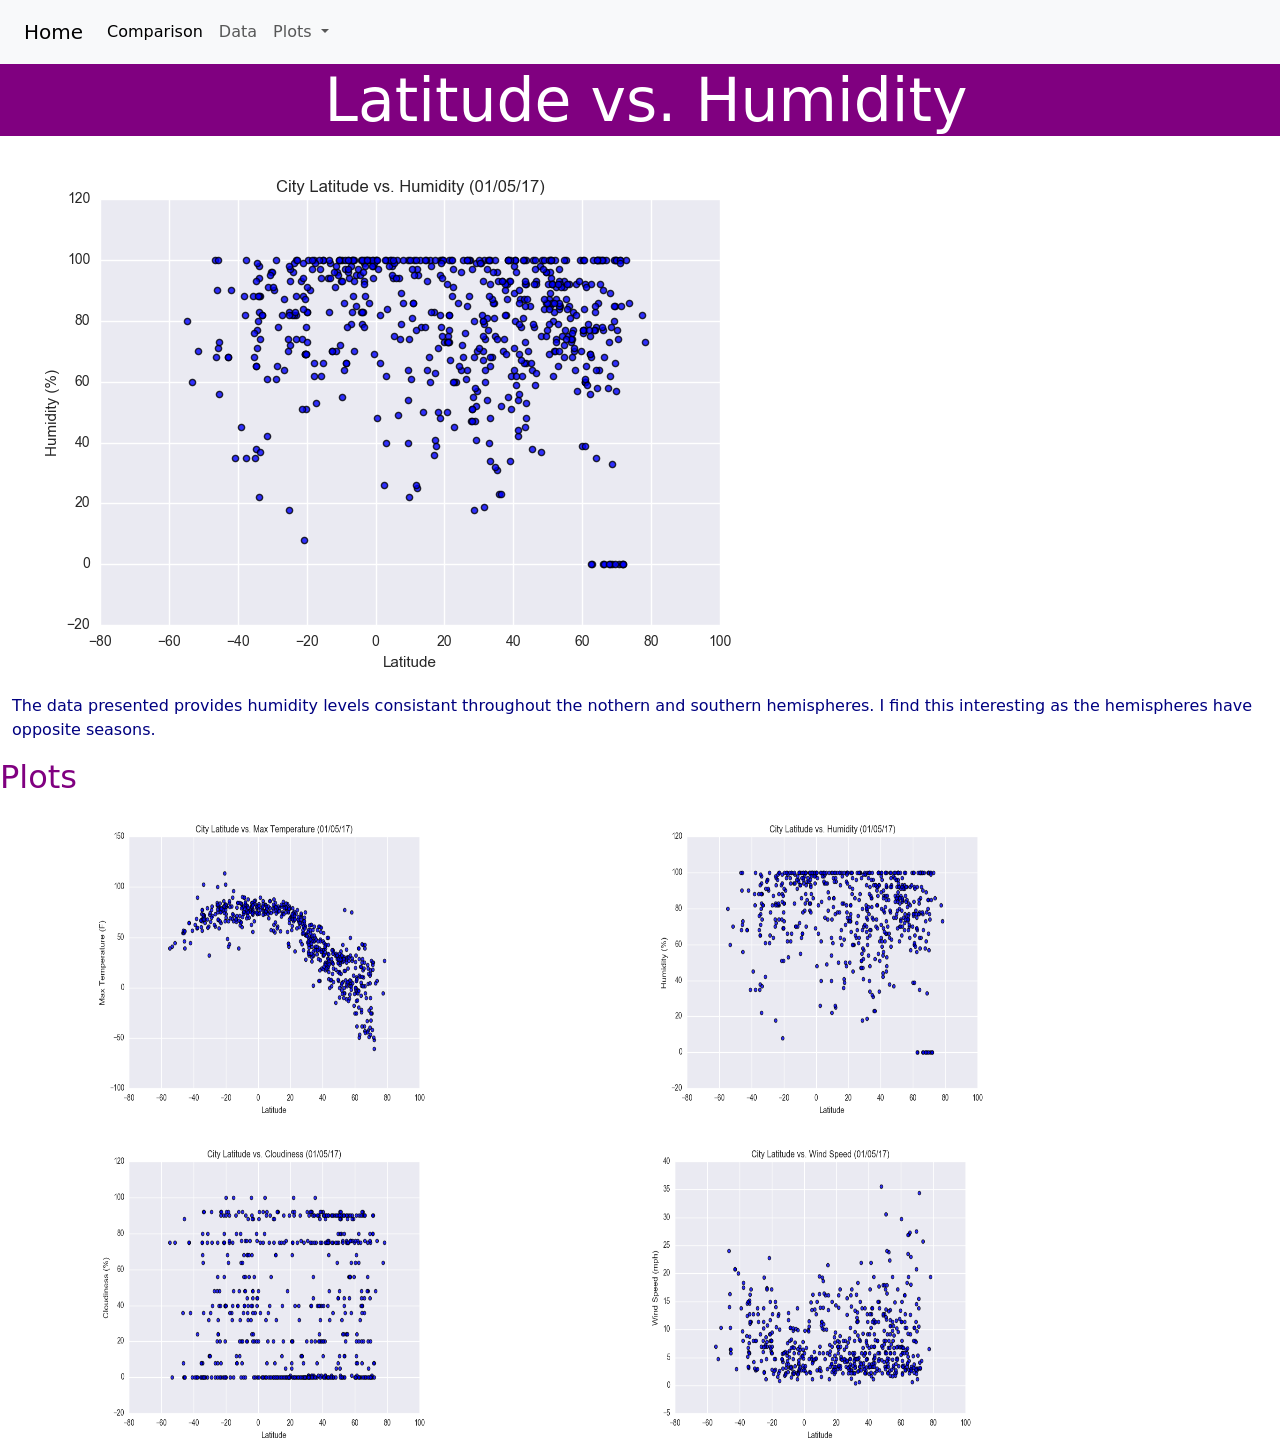
<file: Humidity.html>
<!DOCTYPE html>
<html lang="en">

<head>
  <meta charset="UTF-8">
  <title>Humidity</title>

 <link href="https://cdn.jsdelivr.net/npm/bootstrap@5.0.0-beta2/dist/css/bootstrap.min.css" rel="stylesheet" integrity="sha384-BmbxuPwQa2lc/FVzBcNJ7UAyJxM6wuqIj61tLrc4wSX0szH/Ev+nYRRuWlolflfl" crossorigin="anonymous">


  <link rel='stylesheet' type='text/css' href='style2.css'>
</head>

<body>

<nav class="navbar navbar-expand-lg navbar-light bg-light">
  <div class="container-fluid">
    <a class="navbar-brand" href="index.html">Home</a>
    <button class="navbar-toggler" type="button" data-bs-toggle="collapse" data-bs-target="#navbarNavDropdown" aria-controls="navbarNavDropdown" aria-expanded="false" aria-label="Toggle navigation">
      <span class="navbar-toggler-icon"></span>
    </button>
    <div class="collapse navbar-collapse" id="navbarNavDropdown">
      <ul class="navbar-nav">
        <li class="nav-item">
          <a class="nav-link active" aria-current="page" href="Comparison.html">Comparison</a>
        </li>
        <li class="nav-item">
          <a class="nav-link" href="Data.html">Data</a>
        </li>
        <li class="nav-item dropdown">
          <a class="nav-link dropdown-toggle" href="#" id="navbarDropdownMenuLink" role="button" data-bs-toggle="dropdown" aria-expanded="false">
            Plots
          </a>
          <ul class="dropdown-menu" aria-labelledby="navbarDropdownMenuLink">
            <li><a class="dropdown-item" href="Max_Temp.html">Maximum Temperature</a></li>
            <li><a class="dropdown-item" href="Humidity.html">Humidity</a></li>
            <li><a class="dropdown-item" href="Cloudiness.html">Cloudiness</a></li>
            <li><a class="dropdown-item" href="Wind_Speed.html">Wind Speed</a></li>
          </ul>
        </li>
      </ul>
    </div>
  </div>
</nav>


  
  <section>
    <h1>Latitude vs. Humidity</h1>

  <article>
      <a target="_blank" href="Visualizations/images/Fig2.png">
        <img src="Visualizations/images/Fig2.png" alt="Humidity">
      </a>
    </article>
   
    </section>

  <p>

    The data presented provides humidity levels consistant throughout the nothern and southern hemispheres.  I find this interesting as the hemispheres have opposite seasons.

  </p>

<h2>Plots</h2> 

<div class = "container">

  <div class="row">
    <div class ="col-md-12"
   
    </div>
  </div>

  <div class='row'>
    <div class="col-md-6">    
      <a href='Max_Temp.html'>
        <img src="Visualizations/images/Fig1.png" alt="Max_Temp" style="width:375px;height:325px">
      </a>
     </div>
    <div class="col-md-6">
      <a href='Humidity.html'>
        <img src="Visualizations/images/Fig2.png" alt="Humidity" style="width:375px;height:325px">
      </a>
    </div> 
  
  <div class='row'>
    <div class="col-md-6">    
      <a href='Cloudiness.html'>
        <img src="Visualizations/images/Fig3.png" alt="Cloudiness" style="width:375px;height:325px">
      </a>
     </div>
    <div class="col-md-6">
      <a href='Wind_Speed.html'>
        <img src="Visualizations/images/Fig4.png" alt="Wind Speed" style="width:375px;height:325px">
      </a>
    </div> 
    
  
<script src="https://cdn.jsdelivr.net/npm/bootstrap@5.0.0-beta2/dist/js/bootstrap.bundle.min.js" integrity="sha384-b5kHyXgcpbZJO/tY9Ul7kGkf1S0CWuKcCD38l8YkeH8z8QjE0GmW1gYU5S9FOnJ0" crossorigin="anonymous"></script> 

</body>
</file>
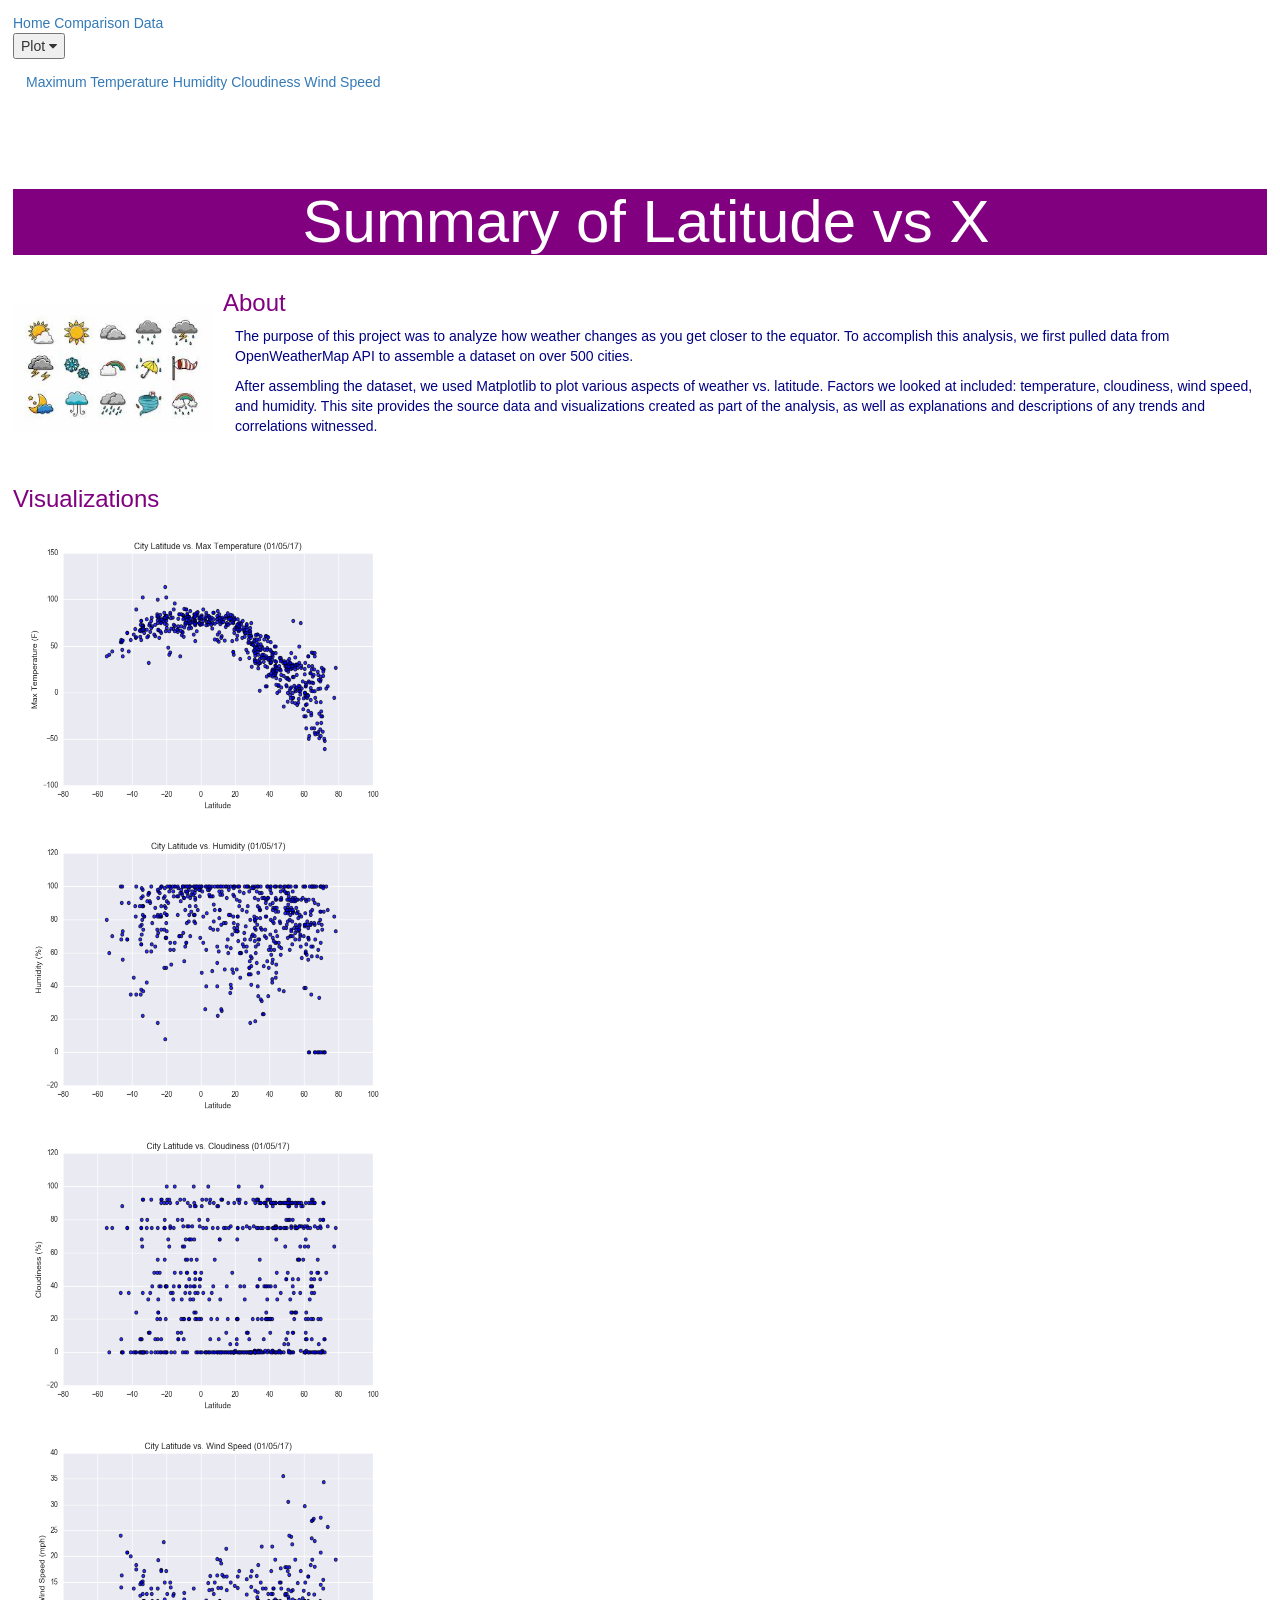
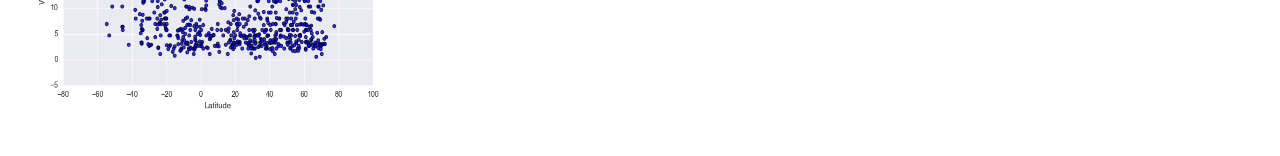
<file: Index_old.html>
<!DOCTYPE html>

<html lang="en-us">

<head>
  <title>Index</title>
  <meta charset="UTF-8">
  <meta name="viewport" content="width=device-width, initial-scale=1">
  <link href="https://maxcdn.bootstrapcdn.com/bootstrap/3.4.1/css/bootstrap.min.css" rel='stylesheet'>
  <link rel="stylesheet" href="https://cdnjs.cloudflare.com/ajax/libs/font-awesome/4.7.0/css/font-awesome.min.css">
  <link rel="stylesheet" type='text/css' href='style.css'>
  <script src="https://ajax.googleapis.com/ajax/libs/jquery/3.5.1/jquery.min.js"></script>
  <script src="https://maxcdn.bootstrapcdn.com/bootstrap/3.4.1/js/bootstrap.min.js"></script>
</head>  
<body>




<div class="navbar">
  <a href="#">Home</a>
  <a href="Comparison.html">Comparison</a>
  <a href="Data.html">Data</a> 
  <div class="subnav">
    <button class="subnavbtn">Plot <i class="fa fa-caret-down"></i></button>
    <div class="subnav-content">
      <div class="navbar">
      <a href="#">Maximum Temperature</a>
      <a href="#">Humidity</a>
      <a href="#">Cloudiness</a>
      <a href="#">Wind Speed</a>
    </div>
  </div> 
</div>

<br>
<br>
<h1>Summary of Latitude vs X</h1>

<div class="media">
  <div class="media-left media-middle">
    <img src="Assets/weather.jpg" class="media-object" style="width:200px">
  </div>
  <div class = "media-body"  
    <p><h3>About</h3></p>
    <p>The purpose of this project was to analyze how weather changes as you get closer to the equator.  To accomplish this analysis, we first pulled data from OpenWeatherMap API to assemble a dataset on over 500 cities.</p>
    <p>After assembling the dataset, we used Matplotlib to plot various aspects of weather vs. latitude.  Factors we looked at included: temperature, cloudiness, wind speed, and humidity.  This site provides the source data and visualizations created as part of the analysis, as well as explanations and descriptions of any trends and correlations witnessed.</p><br>
  </div>
</div>


<h3>Visualizations</h3>

	<section>
    <article>
    	<a href='Max_Temp.html'>	
      	<img src="Visualizations/images/Fig1.png" alt="Max_Temp" style="width:400px;height:300px;">
      	</a>
 	</article>
    
   
    <article>
    	<a href='Humidity.html'>
    	<img src="Visualizations/images/Fig2.png" alt="Humidity" style="width:400px;height:300px;">
    	</a>
    </article>
    
    
    <article>
      	<a href='Cloudiness.html'>
      	<img src="Visualizations/images/Fig3.png" alt="Cloudiness" style="width:400px;height:300px;" >
      	</a>
     </article>
 
   
    <article>
      	<a href='Wind_Speed.html'>
      	<img src="Visualizations/images/Fig4.png" style="width:400px;height:300px;">
        </a>
    </article>
 
     </section>

</body>
</file>
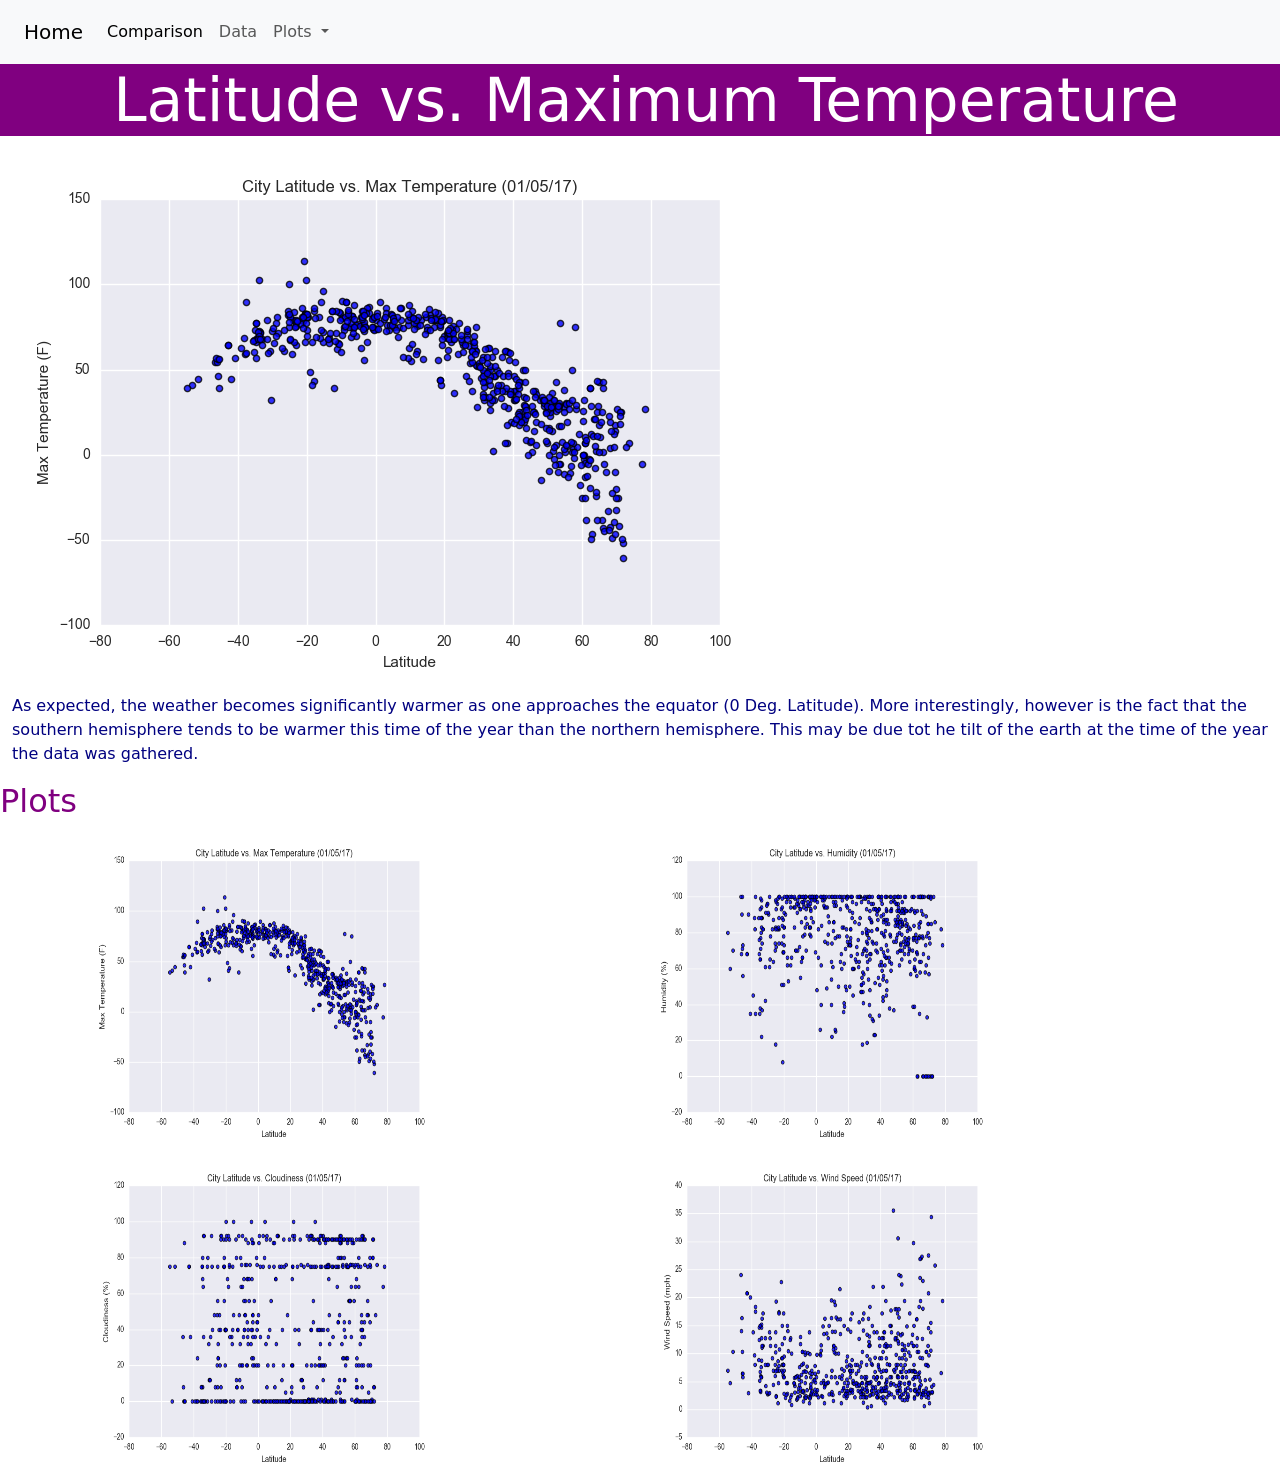
<file: Max_Temp.html>
<!DOCTYPE html>
<html lang="en">

<head>
  <meta charset="UTF-8">
  <title>Max_Temp</title>

 <link href="https://cdn.jsdelivr.net/npm/bootstrap@5.0.0-beta2/dist/css/bootstrap.min.css" rel="stylesheet" integrity="sha384-BmbxuPwQa2lc/FVzBcNJ7UAyJxM6wuqIj61tLrc4wSX0szH/Ev+nYRRuWlolflfl" crossorigin="anonymous">


  <link rel='stylesheet' type='text/css' href='style2.css'>
</head>

<body>

<nav class="navbar navbar-expand-lg navbar-light bg-light">
  <div class="container-fluid">
    <a class="navbar-brand" href="index.html">Home</a>
    <button class="navbar-toggler" type="button" data-bs-toggle="collapse" data-bs-target="#navbarNavDropdown" aria-controls="navbarNavDropdown" aria-expanded="false" aria-label="Toggle navigation">
      <span class="navbar-toggler-icon"></span>
    </button>
    <div class="collapse navbar-collapse" id="navbarNavDropdown">
      <ul class="navbar-nav">
        <li class="nav-item">
          <a class="nav-link active" aria-current="page" href="Comparison.html">Comparison</a>
        </li>
        <li class="nav-item">
          <a class="nav-link" href="Data.html">Data</a>
        </li>
        <li class="nav-item dropdown">
          <a class="nav-link dropdown-toggle" href="#" id="navbarDropdownMenuLink" role="button" data-bs-toggle="dropdown" aria-expanded="false">
            Plots
          </a>
          <ul class="dropdown-menu" aria-labelledby="navbarDropdownMenuLink">
            <li><a class="dropdown-item" href="Max_Temp.html">Maximum Temperature</a></li>
            <li><a class="dropdown-item" href="Humidity.html">Humidity</a></li>
            <li><a class="dropdown-item" href="Cloudiness.html">Cloudiness</a></li>
            <li><a class="dropdown-item" href="Wind_Speed.html">Wind Speed</a></li>
          </ul>
        </li>
      </ul>
    </div>
  </div>
</nav>


	
  <section>
    <h1>Latitude vs. Maximum Temperature</h1>

	
    	<a target="_blank" href="Visualizations/images/Fig1.png">
      	<img src="Visualizations/images/Fig1.png" alt="Max Temp" style="text-align:center;">
    	</a>
  
   
  <p>

  	As expected, the weather becomes significantly warmer as one approaches the equator (0 Deg. Latitude).  More interestingly, however is the fact that the southern hemisphere tends to be warmer this time of the year than the northern hemisphere.  This may be due tot he tilt of the earth at the time of the year the data was gathered.

  </p>

<h2>Plots</h2> 

<div class = "container">

  <div class="row">
    <div class ="col-md-12"
   
    </div>
  </div>

<div class="row">
    <div class="col-6">
       <a href='Max_Temp.html'>
      	 <img src="Visualizations/images/Fig1.png" alt="Max_Temp" style="width:375px;height:325px">
    	 </a>
    </div>

    <div class="col-6">  
        <a href='Humidity.html'>
         <img src="Visualizations/images/Fig2.png" alt="Humidity" style="width:375px;height:325px">
        </a>
    </div>
</div>
<div class='row'>
    <div class="col-6">    
      <a href='Cloudiness.html'>
        <img src="Visualizations/images/Fig3.png" alt="Cloudiness" style="width:375px;height:325px">
      </a>
     </div>
    <div class="col-6">
      <a href='Wind_Speed.html'>
        <img src="Visualizations/images/Fig4.png" alt="Wind Speed" style="width:375px;height:325px">
      </a>
    </div> 
    
  
<script src="https://cdn.jsdelivr.net/npm/bootstrap@5.0.0-beta2/dist/js/bootstrap.bundle.min.js" integrity="sha384-b5kHyXgcpbZJO/tY9Ul7kGkf1S0CWuKcCD38l8YkeH8z8QjE0GmW1gYU5S9FOnJ0" crossorigin="anonymous"></script> 

</body>
</file>
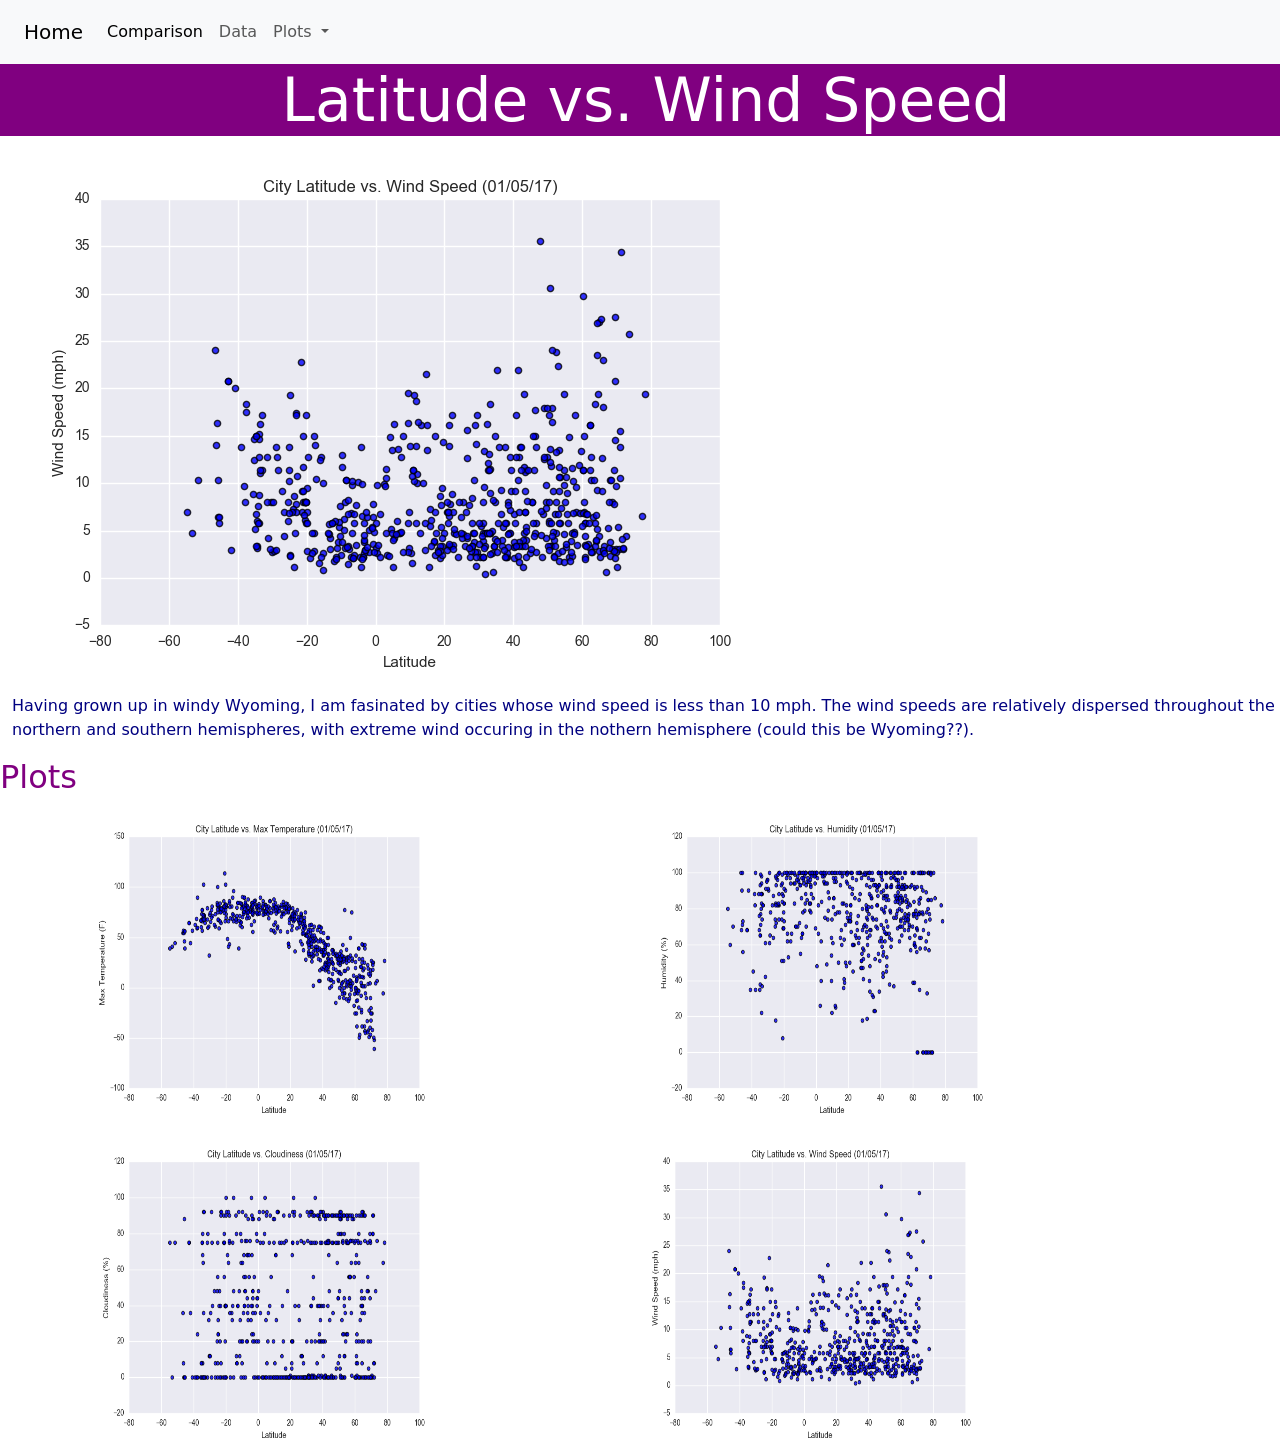
<file: Wind_Speed.html>
<!DOCTYPE html>
<html lang="en">

<head>
  <meta charset="UTF-8">
  <title>Wind_Speed</title>

 <link href="https://cdn.jsdelivr.net/npm/bootstrap@5.0.0-beta2/dist/css/bootstrap.min.css" rel="stylesheet" integrity="sha384-BmbxuPwQa2lc/FVzBcNJ7UAyJxM6wuqIj61tLrc4wSX0szH/Ev+nYRRuWlolflfl" crossorigin="anonymous">


  <link rel='stylesheet' type='text/css' href='style2.css'>
</head>

<body>

<nav class="navbar navbar-expand-lg navbar-light bg-light">
  <div class="container-fluid">
    <a class="navbar-brand" href="index.html">Home</a>
    <button class="navbar-toggler" type="button" data-bs-toggle="collapse" data-bs-target="#navbarNavDropdown" aria-controls="navbarNavDropdown" aria-expanded="false" aria-label="Toggle navigation">
      <span class="navbar-toggler-icon"></span>
    </button>
    <div class="collapse navbar-collapse" id="navbarNavDropdown">
      <ul class="navbar-nav">
        <li class="nav-item">
          <a class="nav-link active" aria-current="page" href="Comparison.html">Comparison</a>
        </li>
        <li class="nav-item">
          <a class="nav-link" href="Data.html">Data</a>
        </li>
        <li class="nav-item dropdown">
          <a class="nav-link dropdown-toggle" href="#" id="navbarDropdownMenuLink" role="button" data-bs-toggle="dropdown" aria-expanded="false">
            Plots
          </a>
          <ul class="dropdown-menu" aria-labelledby="navbarDropdownMenuLink">
            <li><a class="dropdown-item" href="Max_Temp.html">Maximum Temperature</a></li>
            <li><a class="dropdown-item" href="Humidity.html">Humidity</a></li>
            <li><a class="dropdown-item" href="Cloudiness.html">Cloudiness</a></li>
            <li><a class="dropdown-item" href="Wind_Speed.html">Wind Speed</a></li>
          </ul>
        </li>
      </ul>
    </div>
  </div>
</nav>


  
  <section>
    <h1>Latitude vs. Wind Speed</h1>

  <article>
      <a target="_blank" href="Visualizations/images/Fig4.png">
        <img src="Visualizations/images/Fig4.png" alt="Wind Speed">
      </a>
    </article>
   
    </section>

  <p>

    Having grown up in windy Wyoming, I am fasinated by cities whose wind speed is less than 10 mph.  The wind speeds are relatively dispersed throughout the northern and southern hemispheres, with extreme wind occuring in the nothern hemisphere (could this be Wyoming??).

  </p>

<h2>Plots</h2> 

<div class = "container">

  <div class="row">
    <div class ="col-md-12"
   
    </div>
  </div>

  <div class='row'>
    <div class="col-md-6">    
      <a href='Max_Temp.html'>
        <img src="Visualizations/images/Fig1.png" alt="Max_Temp" style="width:375px;height:325px">
      </a>
     </div>
    <div class="col-md-6">
      <a href='Humidity.html'>
        <img src="Visualizations/images/Fig2.png" alt="Humidity" style="width:375px;height:325px">
      </a>
    </div> 
  
  <div class='row'>
    <div class="col-md-6">    
      <a href='Cloudiness.html'>
        <img src="Visualizations/images/Fig3.png" alt="Cloudiness" style="width:375px;height:325px">
      </a>
     </div>
    <div class="col-md-6">
      <a href='Wind_Speed.html'>
        <img src="Visualizations/images/Fig4.png" alt="Wind Speed" style="width:375px;height:325px">
      </a>
    </div> 
    
  
<script src="https://cdn.jsdelivr.net/npm/bootstrap@5.0.0-beta2/dist/js/bootstrap.bundle.min.js" integrity="sha384-b5kHyXgcpbZJO/tY9Ul7kGkf1S0CWuKcCD38l8YkeH8z8QjE0GmW1gYU5S9FOnJ0" crossorigin="anonymous"></script> 

</body>
</file>
<file: style2.css>
h1 {
  text-align: center;
  background-color: Purple;
  color: white;
  padding-left:12px;
  font-size: 60px	
}



h2 {
  color: purple;
  padding-left: 12px
  font-size: 
}

h3 {
  background-color: ;
  color: purple;
}

.navbar {
  padding: 12px;
  ;
}

p {
  text-align:;
  background-color: ;
  color: navy;
  padding-left: 12px
}


img {
  
  background-color: lightpurple;
  box-shadow: ;
 
}

section {
  background-color: ;
}

table {
  padding-lef:12px ;
}
</file>
<file: style.css>
h1 {
  text-align: center;
  background-color: Purple;
  color: white;
  padding-left:12px;
  font-size: 60px	
}



h2 {
  color: purple;
  padding-left: 12px
  font-size: 
}

h3 {
  background-color: ;
  color: purple;
}

.navbar {
  padding: 12px;
  ;
}

p {
  text-align:;
  background-color: ;
  color: navy;
  padding-left: 12px
}


img {
  
  background-color: lightpurple;
  box-shadow: ;
 
}

section {
  background-color: ;
}

table {
  padding-lef:12px ;
}
</file>
